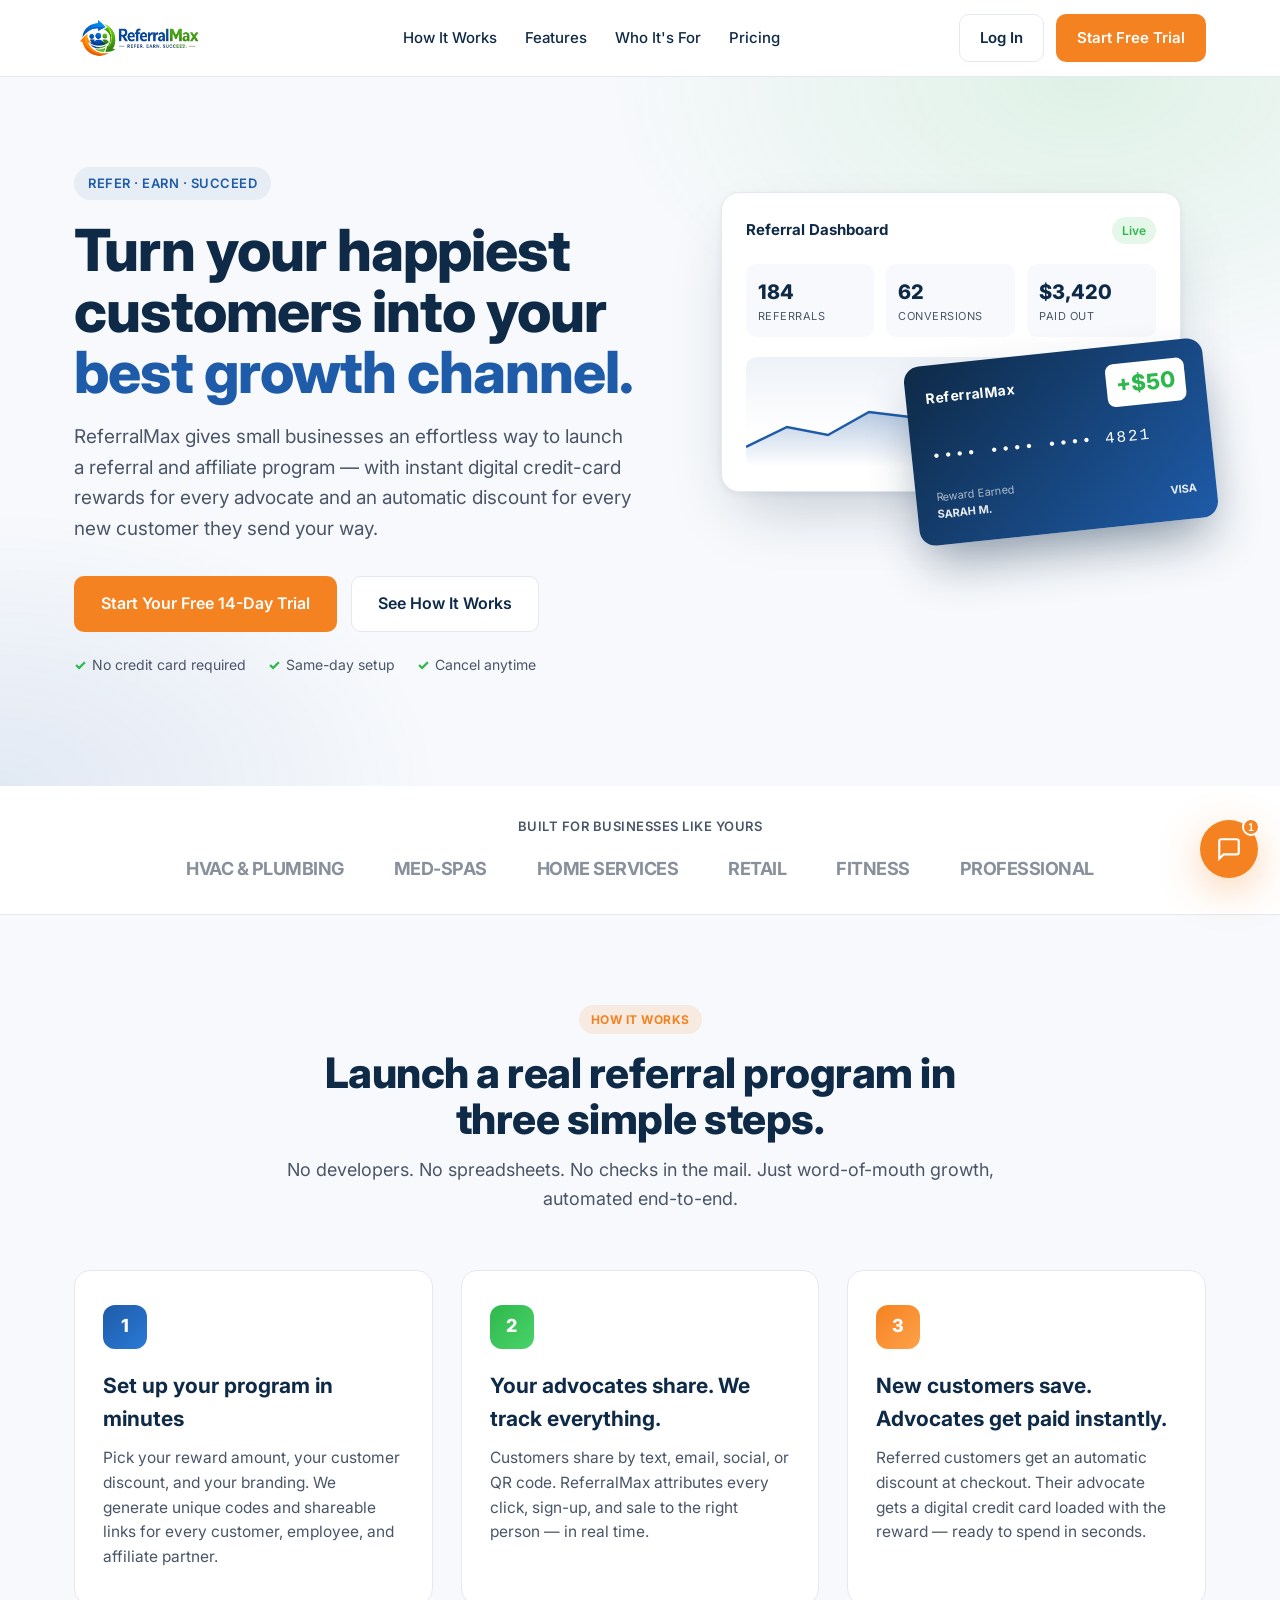
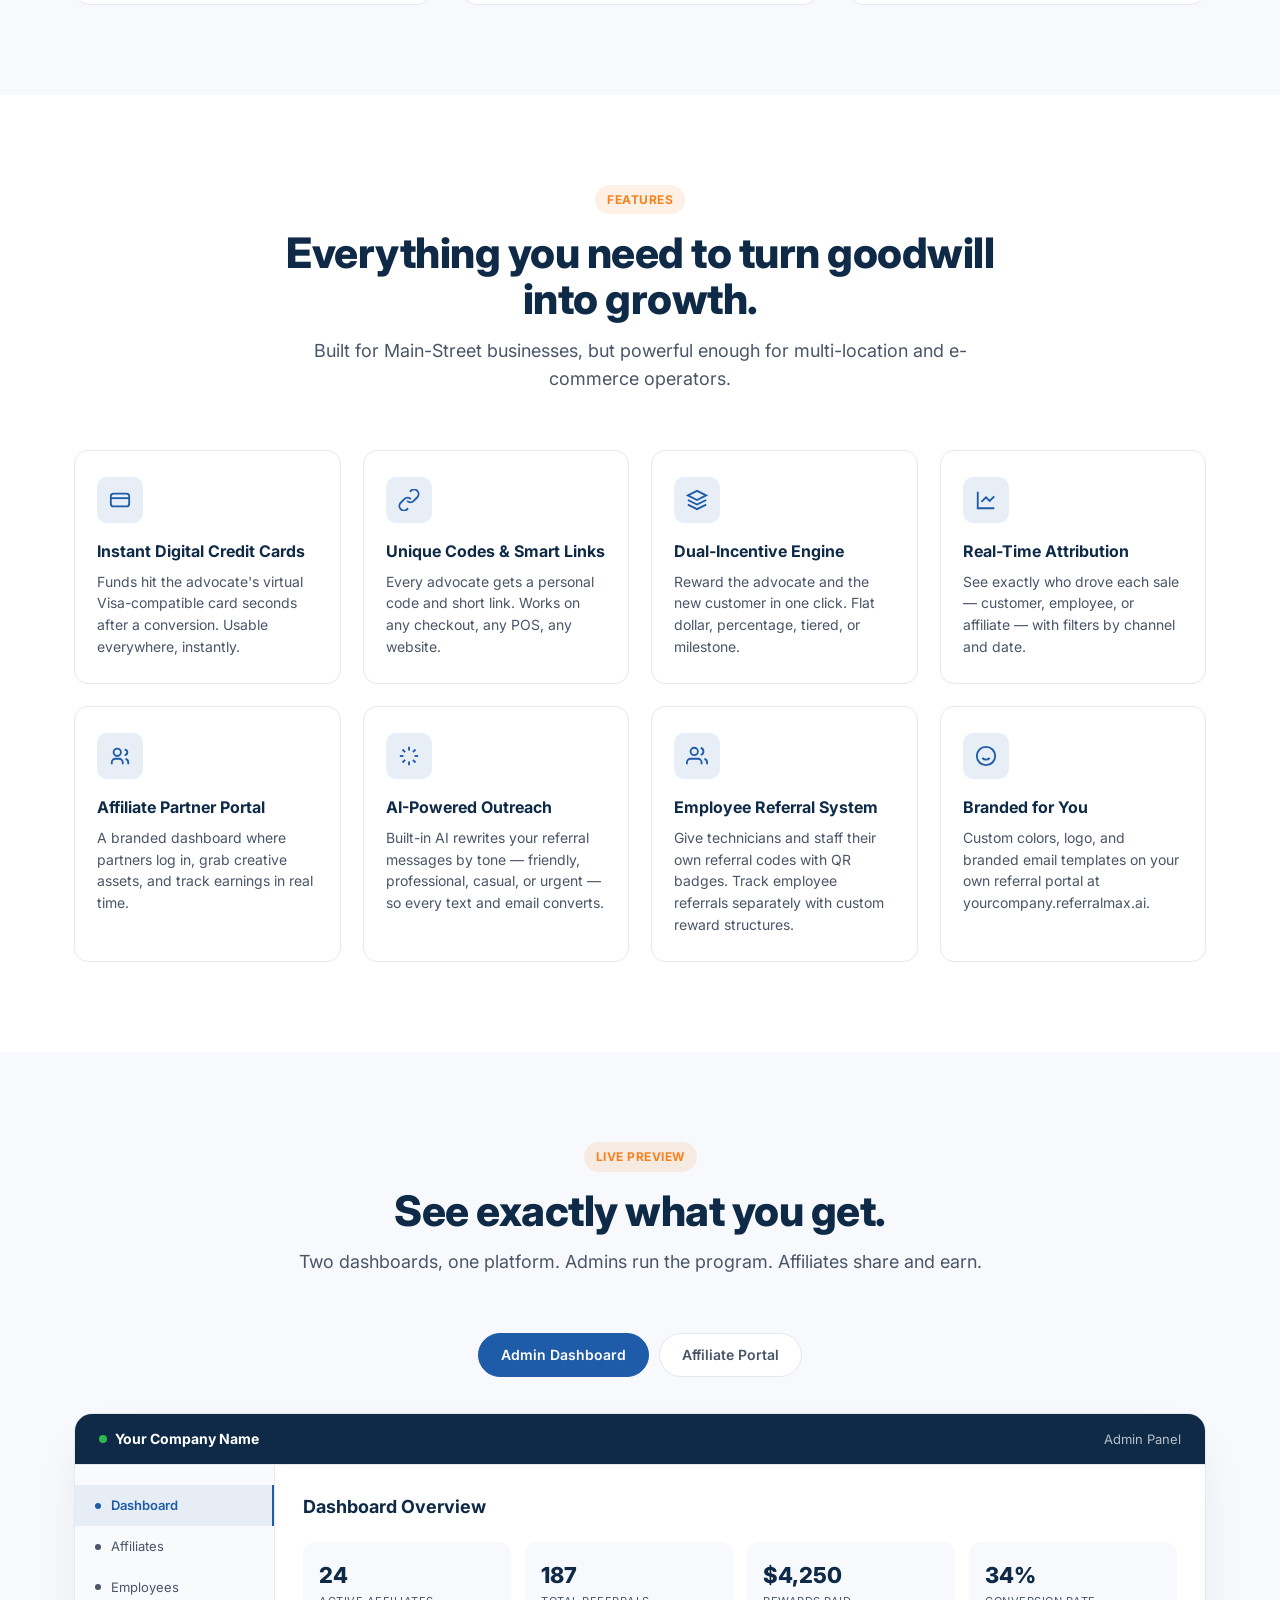
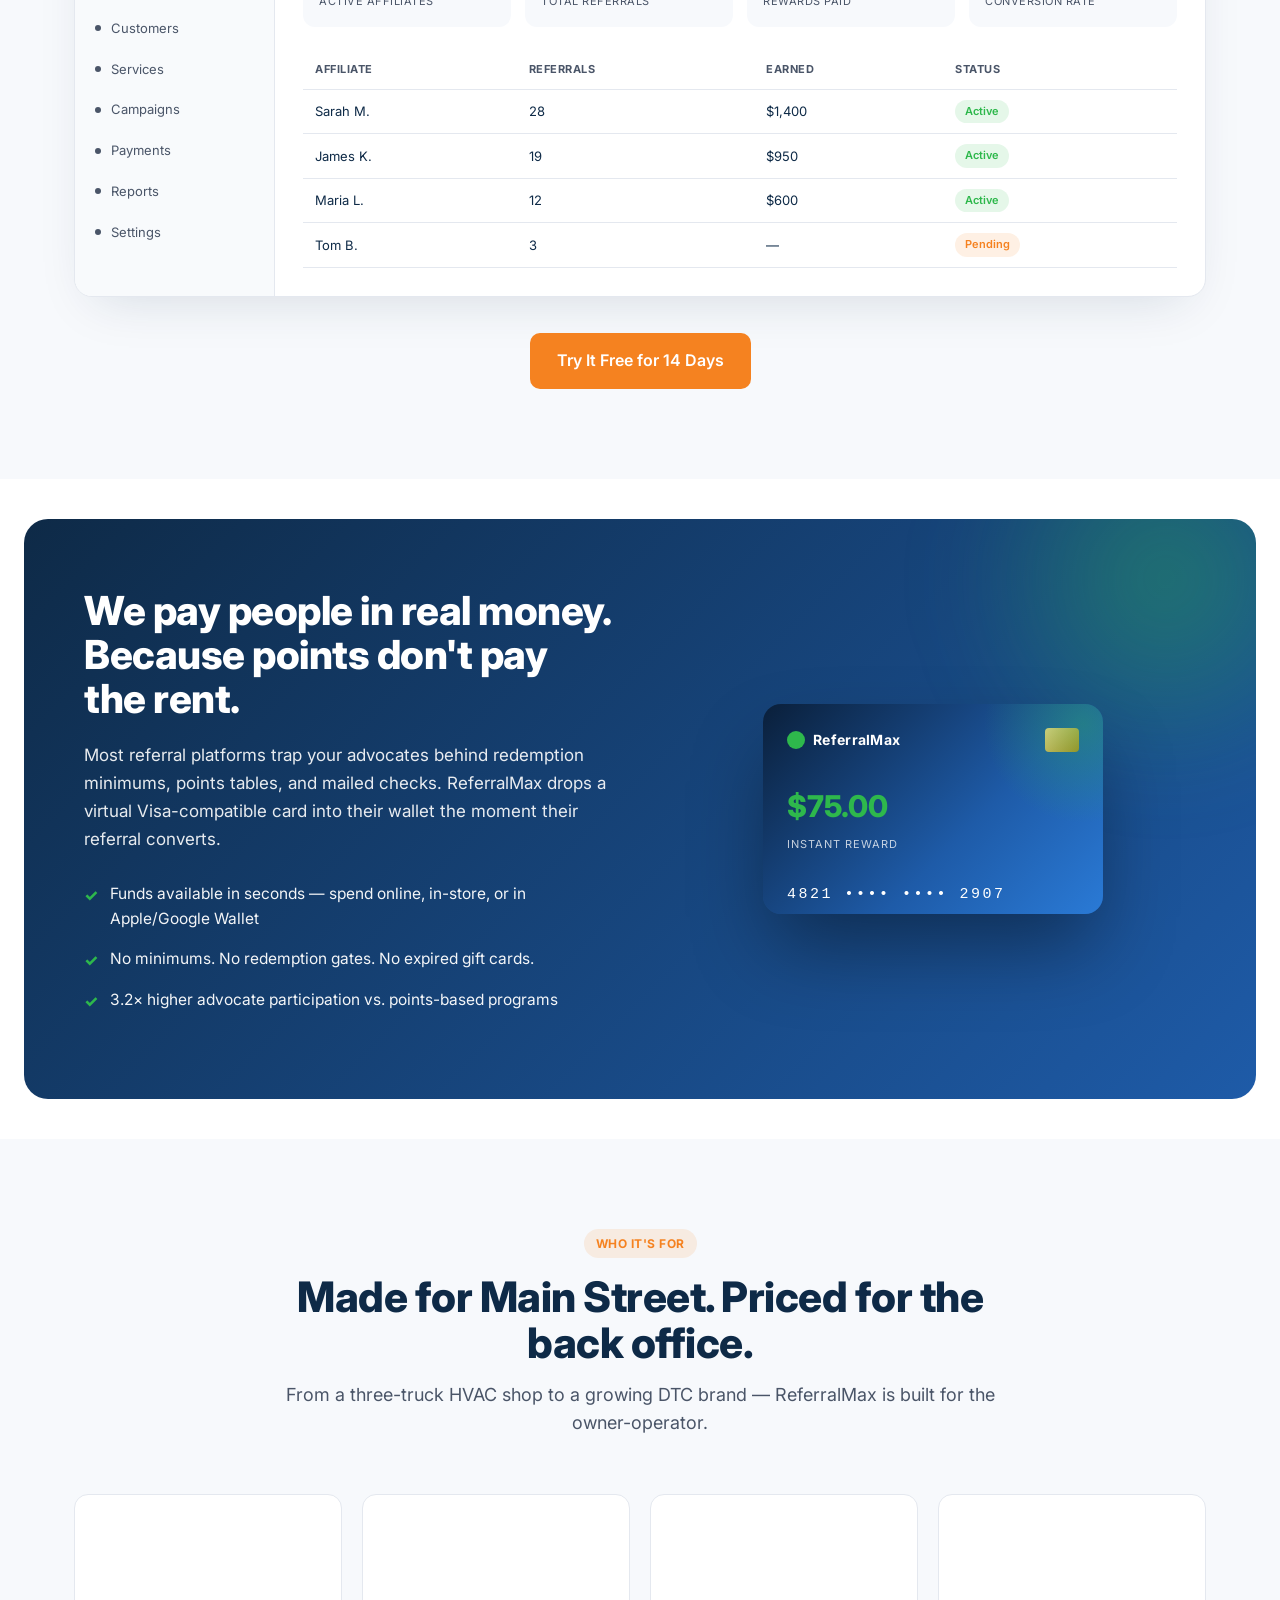
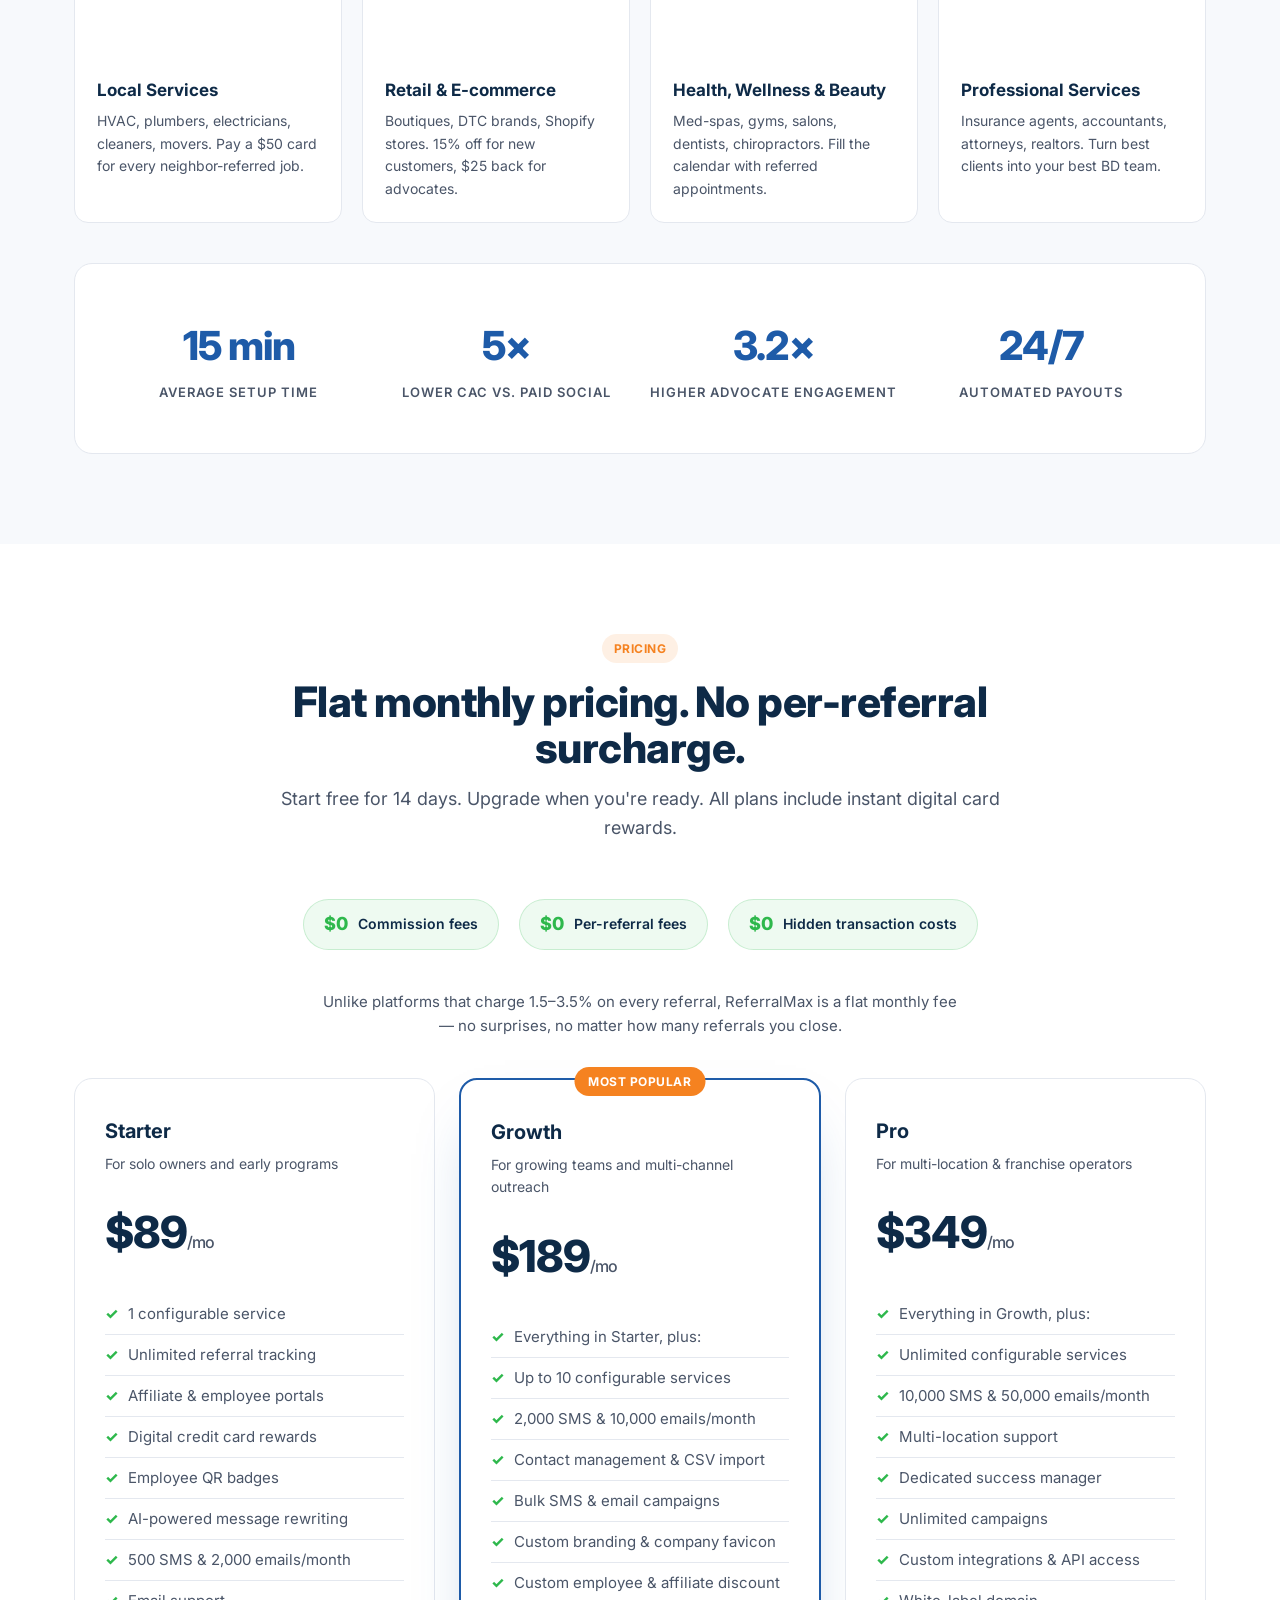
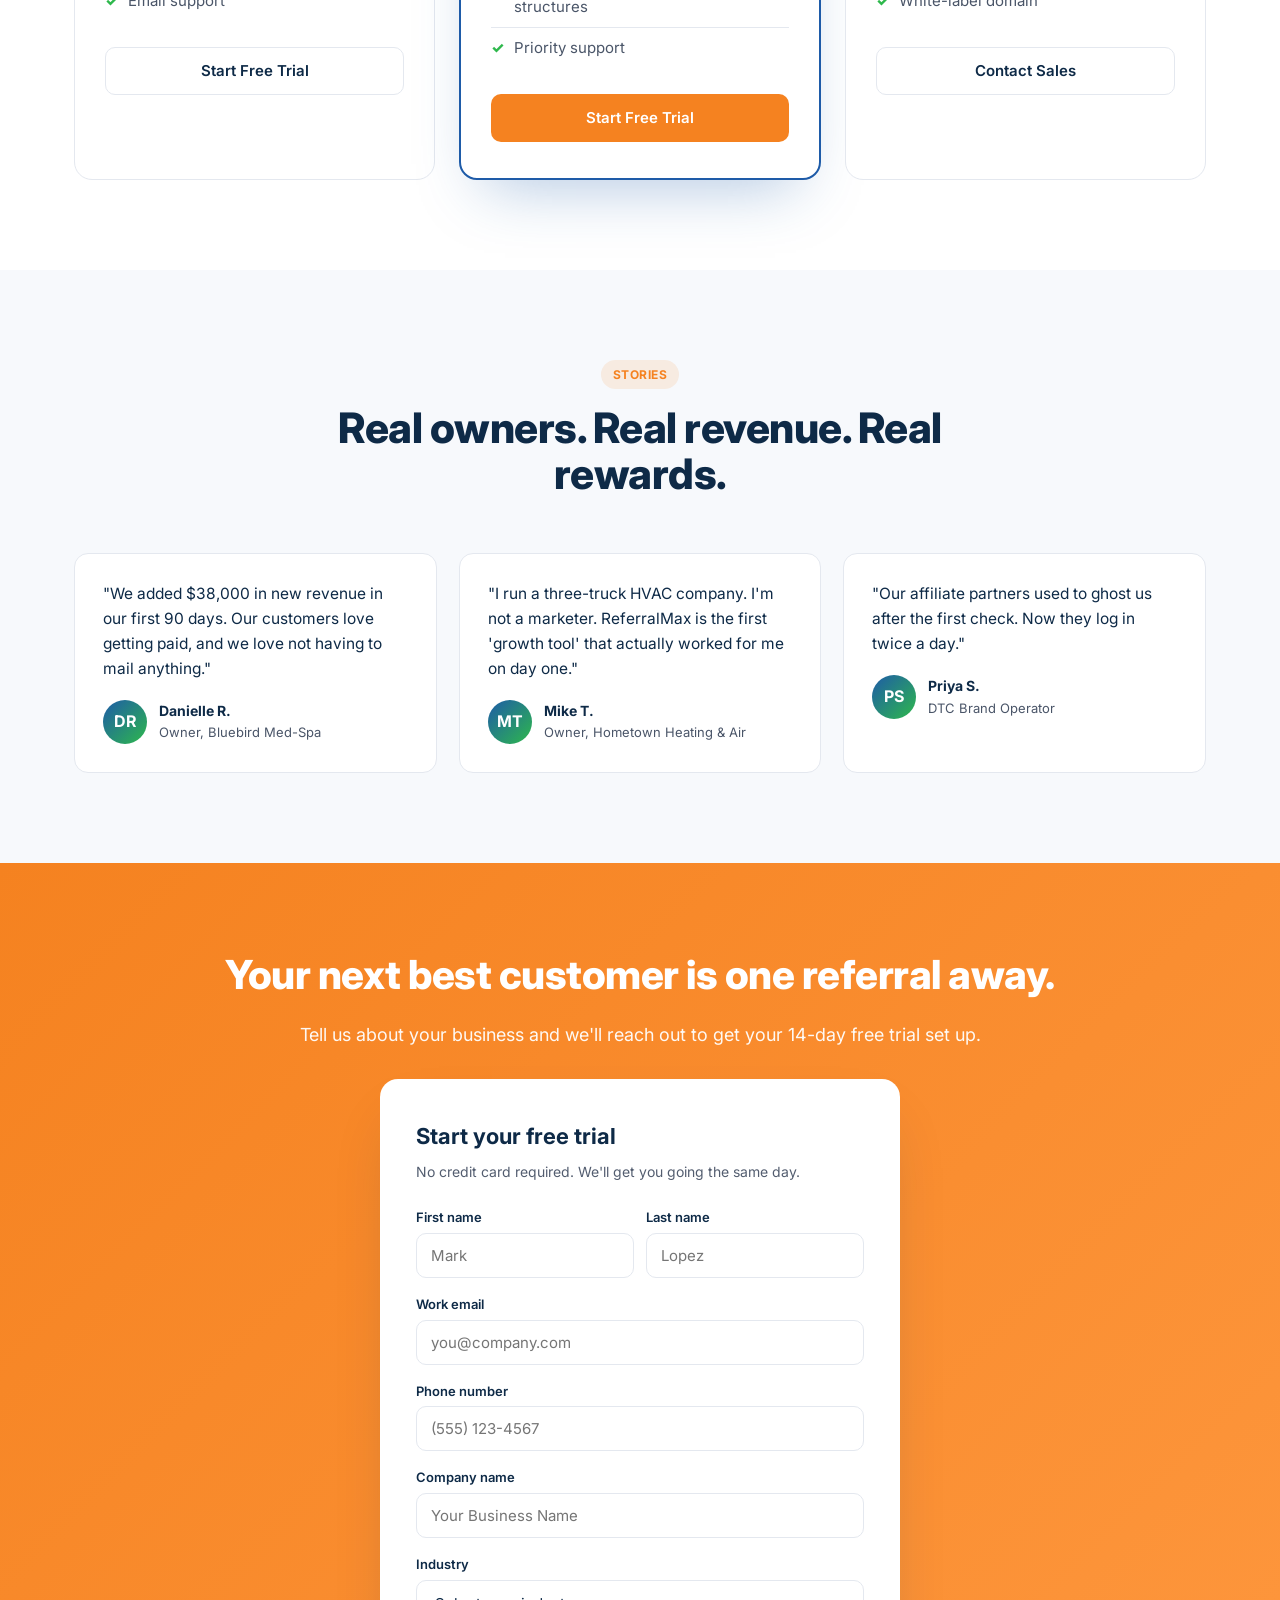
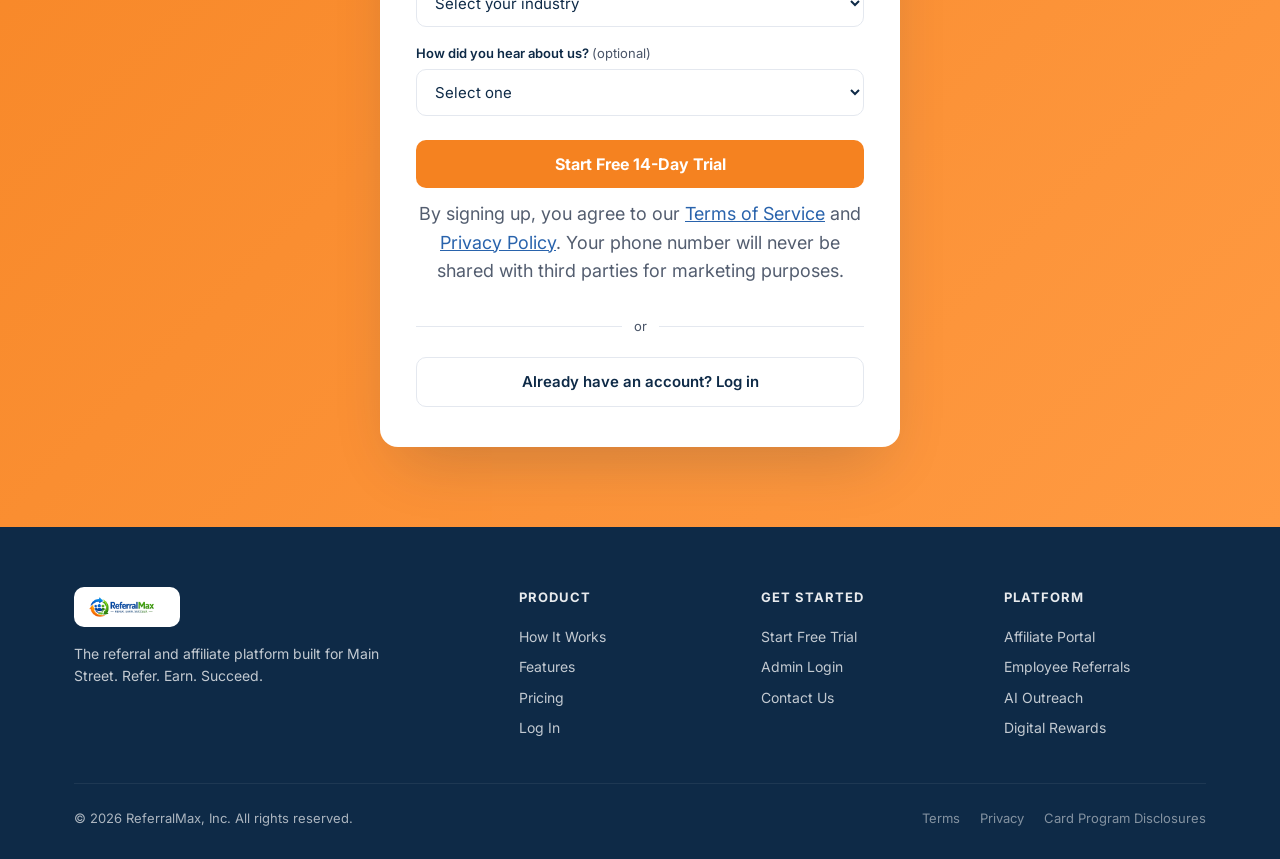
<file: index.html>
<!DOCTYPE html>
<html lang="en">
<head>
  <meta charset="UTF-8" />
  <meta name="viewport" content="width=device-width, initial-scale=1.0" />
  <title>ReferralMax — Refer. Earn. Succeed.</title>
  <meta name="description" content="ReferralMax is the referral and affiliate platform for small and mid-sized businesses. Launch a branded referral program in minutes and reward advocates with instant digital credit cards." />
  <link rel="canonical" href="https://referralmax.ai/" />
  <link rel="icon" type="image/png" href="assets/favicon.png" />

  <!-- Open Graph / social share -->
  <meta property="og:type" content="website" />
  <meta property="og:url" content="https://referralmax.ai/" />
  <meta property="og:title" content="ReferralMax — Refer. Earn. Succeed." />
  <meta property="og:description" content="The referral and affiliate platform built for small businesses. Instant digital credit card rewards for every advocate." />
  <meta property="og:image" content="https://referralmax.ai/assets/ReferralMax_Logo.png" />
  <meta name="twitter:card" content="summary_large_image" />
  <meta name="twitter:title" content="ReferralMax — Refer. Earn. Succeed." />
  <meta name="twitter:description" content="The referral and affiliate platform built for small businesses. Instant digital credit card rewards for every advocate." />
  <meta name="twitter:image" content="https://referralmax.ai/assets/ReferralMax_Logo.png" />
  <link rel="preconnect" href="https://fonts.googleapis.com" />
  <link rel="preconnect" href="https://fonts.gstatic.com" crossorigin />
  <link href="https://fonts.googleapis.com/css2?family=Inter:wght@400;500;600;700;800&display=swap" rel="stylesheet" />

  <style>
    :root {
      --blue:  #1E5BA8;
      --green: #2EB84C;
      --orange:#F58220;
      --navy:  #0E2A47;
      --cloud: #F7F9FC;
      --slate: #4A5568;
      --line:  #E4E8EF;
    }
    * { box-sizing: border-box; margin: 0; padding: 0; }
    html { scroll-behavior: smooth; }
    body {
      font-family: 'Inter', -apple-system, BlinkMacSystemFont, sans-serif;
      color: var(--navy);
      background: #ffffff;
      line-height: 1.6;
      -webkit-font-smoothing: antialiased;
    }
    img { max-width: 100%; display: block; }
    a { color: inherit; text-decoration: none; }

    .container { max-width: 1180px; margin: 0 auto; padding: 0 24px; }

    /* ---------- NAV ---------- */
    header.nav {
      position: sticky; top: 0; z-index: 50;
      background: rgba(255,255,255,0.92);
      backdrop-filter: saturate(1.2) blur(10px);
      border-bottom: 1px solid var(--line);
    }
    .nav-inner {
      display: flex; align-items: center; justify-content: space-between;
      height: 76px;
    }
    .logo { display: flex; align-items: center; gap: 10px; }
    .logo img { height: 44px; width: auto; }
    nav ul { display: flex; gap: 28px; list-style: none; }
    nav a { color: var(--navy); font-weight: 500; font-size: 15px; }
    nav a:hover { color: var(--blue); }
    .nav-cta { display: flex; gap: 12px; align-items: center; }
    .btn {
      display: inline-block; padding: 11px 20px; border-radius: 10px;
      font-weight: 600; font-size: 15px; transition: all 0.15s ease;
      border: 1px solid transparent; cursor: pointer;
    }
    .btn-primary { background: var(--orange); color: #fff; }
    .btn-primary:hover { background: #da6f10; transform: translateY(-1px); }
    .btn-ghost { color: var(--navy); border: 1px solid var(--line); background: #fff; }
    .btn-ghost:hover { border-color: var(--blue); color: var(--blue); }
    .btn-lg { padding: 14px 26px; font-size: 16px; }

    @media (max-width: 860px) {
      nav ul { display: none; }
    }

    /* ---------- HERO ---------- */
    .hero {
      position: relative; overflow: hidden;
      background:
        radial-gradient(ellipse 800px 500px at 85% 0%, rgba(46,184,76,0.12), transparent 60%),
        radial-gradient(ellipse 800px 500px at 0% 100%, rgba(30,91,168,0.10), transparent 55%),
        var(--cloud);
      padding: 90px 0 110px;
    }
    .hero-grid {
      display: grid; grid-template-columns: 1.1fr 1fr; gap: 60px; align-items: center;
    }
    .eyebrow {
      display: inline-block; padding: 6px 14px; border-radius: 999px;
      background: rgba(30,91,168,0.08); color: var(--blue);
      font-weight: 600; font-size: 13px; letter-spacing: 0.5px; text-transform: uppercase;
      margin-bottom: 20px;
    }
    h1 {
      font-size: 58px; line-height: 1.05; font-weight: 800; color: var(--navy);
      letter-spacing: -1px; margin-bottom: 20px;
    }
    h1 .accent { color: var(--blue); }
    .hero p.lead {
      font-size: 19px; color: var(--slate); margin-bottom: 32px; max-width: 560px;
    }
    .hero-ctas { display: flex; gap: 14px; flex-wrap: wrap; margin-bottom: 22px; }
    .hero-trust {
      display: flex; gap: 22px; font-size: 14px; color: var(--slate); flex-wrap: wrap;
    }
    .hero-trust span::before { content: "✓"; color: var(--green); font-weight: 800; margin-right: 6px; }

    .hero-visual {
      position: relative; min-height: 460px;
    }
    .card-stack {
      position: relative; width: 100%; max-width: 460px; margin: 0 auto;
    }
    .dash-card {
      background: #fff; border-radius: 18px; padding: 24px;
      box-shadow: 0 30px 60px -20px rgba(14,42,71,0.25), 0 2px 6px rgba(14,42,71,0.06);
      border: 1px solid var(--line);
    }
    .dash-head { display:flex; justify-content:space-between; align-items:center; margin-bottom: 20px; }
    .dash-head h4 { font-size: 15px; font-weight: 700; }
    .dash-head .pill { font-size: 12px; padding: 4px 10px; border-radius: 999px; background: rgba(46,184,76,0.12); color: var(--green); font-weight: 600; }
    .dash-stats { display: grid; grid-template-columns: repeat(3,1fr); gap: 12px; margin-bottom: 20px; }
    .stat { background: var(--cloud); border-radius: 10px; padding: 12px; }
    .stat .v { font-size: 20px; font-weight: 800; color: var(--navy); }
    .stat .l { font-size: 11px; color: var(--slate); text-transform: uppercase; letter-spacing: 0.5px; }
    .chart { height: 110px; background: linear-gradient(180deg, rgba(30,91,168,0.08), rgba(30,91,168,0) 70%); border-radius: 10px; position: relative; overflow: hidden; }
    .chart svg { width: 100%; height: 100%; }

    .credit-card {
      position: absolute; bottom: -40px; right: -30px;
      width: 300px; height: 180px; border-radius: 16px;
      background: linear-gradient(135deg, var(--navy) 0%, var(--blue) 100%);
      color: #fff; padding: 20px; box-shadow: 0 25px 50px -10px rgba(14,42,71,0.45);
      transform: rotate(-6deg);
    }
    .cc-top { display:flex; justify-content: space-between; align-items: center; margin-bottom: 34px; }
    .cc-brand { font-weight: 700; font-size: 14px; letter-spacing: 0.5px; }
    .cc-chip { width: 36px; height: 26px; background: linear-gradient(135deg, #e8c77a, #b48a1e); border-radius: 5px; }
    .cc-number { font-family: ui-monospace, monospace; font-size: 16px; letter-spacing: 2px; margin-bottom: 18px; }
    .cc-row { display:flex; justify-content: space-between; align-items: end; font-size: 11px; opacity: 0.9; }
    .cc-amount { position: absolute; top: 18px; right: 20px; font-size: 22px; font-weight: 800; color: var(--green); background: #fff; padding: 4px 10px; border-radius: 8px; }

    @media (max-width: 860px) {
      .hero-grid { grid-template-columns: 1fr; }
      h1 { font-size: 40px; }
      .hero { padding: 60px 0 90px; }
      .credit-card { right: 0; bottom: -30px; width: 260px; height: 160px; }
    }

    /* ---------- SECTIONS ---------- */
    section { padding: 90px 0; }
    .section-head { text-align: center; max-width: 720px; margin: 0 auto 56px; }
    .section-head .tag {
      display: inline-block; padding: 5px 12px; border-radius: 999px;
      background: rgba(245,130,32,0.12); color: var(--orange);
      font-size: 12px; font-weight: 700; letter-spacing: 0.5px; text-transform: uppercase;
      margin-bottom: 16px;
    }
    .section-head h2 {
      font-size: 42px; font-weight: 800; color: var(--navy);
      letter-spacing: -0.5px; margin-bottom: 14px; line-height: 1.1;
    }
    .section-head p { font-size: 18px; color: var(--slate); }

    /* ---------- LOGO STRIP ---------- */
    .trust-strip {
      padding: 30px 0; border-bottom: 1px solid var(--line);
      background: #fff;
    }
    .trust-strip .tl { text-align: center; font-size: 13px; color: var(--slate); margin-bottom: 18px; letter-spacing: 0.5px; text-transform: uppercase; font-weight: 600; }
    .trust-logos { display: flex; justify-content: center; align-items: center; gap: 50px; flex-wrap: wrap; opacity: 0.65; }
    .trust-logos span { font-weight: 700; color: var(--slate); font-size: 18px; letter-spacing: -0.5px; }

    /* ---------- HOW IT WORKS ---------- */
    .how { background: var(--cloud); }
    .steps {
      display: grid; grid-template-columns: repeat(3, 1fr); gap: 28px;
    }
    .step {
      background: #fff; padding: 34px 28px; border-radius: 16px;
      border: 1px solid var(--line); position: relative;
      transition: transform 0.2s ease, box-shadow 0.2s ease;
    }
    .step:hover { transform: translateY(-3px); box-shadow: 0 20px 40px -20px rgba(14,42,71,0.15); }
    .step-num {
      width: 44px; height: 44px; border-radius: 12px;
      background: linear-gradient(135deg, var(--blue), #2a7ad6);
      color: #fff; display: flex; align-items: center; justify-content: center;
      font-weight: 800; font-size: 18px; margin-bottom: 20px;
    }
    .step:nth-child(2) .step-num { background: linear-gradient(135deg, var(--green), #4ad36a); }
    .step:nth-child(3) .step-num { background: linear-gradient(135deg, var(--orange), #ffa14a); }
    .step h3 { font-size: 21px; font-weight: 700; margin-bottom: 10px; color: var(--navy); }
    .step p { color: var(--slate); font-size: 15.5px; }

    @media (max-width: 860px) {
      .steps { grid-template-columns: 1fr; }
    }

    /* ---------- FEATURES ---------- */
    .features-grid {
      display: grid; grid-template-columns: repeat(4, 1fr); gap: 22px;
    }
    .feat {
      background: #fff; border: 1px solid var(--line); border-radius: 14px;
      padding: 26px 22px; transition: all 0.2s ease;
    }
    .feat:hover { border-color: var(--blue); transform: translateY(-2px); }
    .feat-icon {
      width: 46px; height: 46px; border-radius: 10px;
      background: rgba(30,91,168,0.1); color: var(--blue);
      display: flex; align-items: center; justify-content: center;
      margin-bottom: 16px;
    }
    .feat-icon svg { width: 22px; height: 22px; }
    .feat h4 { font-size: 16px; font-weight: 700; margin-bottom: 6px; color: var(--navy); }
    .feat p { font-size: 14px; color: var(--slate); line-height: 1.55; }

    @media (max-width: 1020px) { .features-grid { grid-template-columns: repeat(2,1fr); } }
    @media (max-width: 560px)  { .features-grid { grid-template-columns: 1fr; } }

    /* ---------- PLATFORM PREVIEW ---------- */
    .preview { background: var(--cloud); }
    .preview-tabs { display: flex; gap: 10px; justify-content: center; margin-bottom: 36px; flex-wrap: wrap; }
    .preview-tab {
      padding: 10px 22px; border-radius: 999px; border: 1px solid var(--line);
      background: #fff; font-weight: 600; font-size: 14px; cursor: pointer;
      transition: all 0.15s ease; color: var(--slate);
    }
    .preview-tab.active, .preview-tab:hover { background: var(--blue); color: #fff; border-color: var(--blue); }
    .preview-screen {
      display: none; background: #fff; border-radius: 18px;
      border: 1px solid var(--line); overflow: hidden;
      box-shadow: 0 20px 50px -20px rgba(14,42,71,0.15);
    }
    .preview-screen.active { display: block; }
    .preview-topbar {
      display: flex; align-items: center; justify-content: space-between;
      padding: 14px 24px; border-bottom: 1px solid var(--line); background: var(--navy); color: #fff;
    }
    .preview-topbar .ptb-brand { font-weight: 700; font-size: 14px; display: flex; align-items: center; gap: 8px; }
    .preview-topbar .ptb-brand .dot { width: 8px; height: 8px; border-radius: 50%; background: var(--green); }
    .preview-topbar .ptb-nav { display: flex; gap: 18px; font-size: 13px; opacity: 0.7; }
    .preview-body { display: grid; grid-template-columns: 200px 1fr; min-height: 380px; }
    .preview-sidebar {
      background: #f8fafc; border-right: 1px solid var(--line); padding: 20px 0;
    }
    .preview-sidebar .ps-item {
      padding: 10px 20px; font-size: 13px; color: var(--slate); display: flex; align-items: center; gap: 10px;
    }
    .preview-sidebar .ps-item.active { background: rgba(30,91,168,0.08); color: var(--blue); font-weight: 600; border-right: 2px solid var(--blue); }
    .preview-sidebar .ps-dot { width: 6px; height: 6px; border-radius: 50%; background: currentColor; }
    .preview-content { padding: 28px; }
    .preview-content h4 { font-size: 18px; font-weight: 700; color: var(--navy); margin-bottom: 20px; }
    .p-stats { display: grid; grid-template-columns: repeat(4,1fr); gap: 14px; margin-bottom: 24px; }
    .p-stat {
      background: var(--cloud); border-radius: 12px; padding: 16px;
    }
    .p-stat .pv { font-size: 22px; font-weight: 800; color: var(--navy); }
    .p-stat .pl { font-size: 11px; color: var(--slate); text-transform: uppercase; letter-spacing: 0.5px; }
    .p-table { width: 100%; border-collapse: collapse; font-size: 13px; }
    .p-table th { text-align: left; padding: 10px 12px; font-size: 11px; text-transform: uppercase; letter-spacing: 0.5px; color: var(--slate); border-bottom: 1px solid var(--line); }
    .p-table td { padding: 10px 12px; border-bottom: 1px solid var(--line); color: var(--navy); }
    .p-badge { display: inline-block; padding: 3px 10px; border-radius: 999px; font-size: 11px; font-weight: 600; }
    .p-badge.green { background: rgba(46,184,76,0.12); color: var(--green); }
    .p-badge.blue { background: rgba(30,91,168,0.12); color: var(--blue); }
    .p-badge.orange { background: rgba(245,130,32,0.12); color: var(--orange); }
    .preview-cta { text-align: center; margin-top: 36px; }
    @media (max-width: 860px) {
      .preview-body { grid-template-columns: 1fr; }
      .preview-sidebar { display: none; }
      .p-stats { grid-template-columns: repeat(2,1fr); }
    }

    /* ---------- DIGITAL CARD FEATURE ---------- */
    .cards-feature {
      background: linear-gradient(135deg, var(--navy) 0%, var(--blue) 100%);
      color: #fff; border-radius: 24px; padding: 70px 60px; margin: 0 24px;
      display: grid; grid-template-columns: 1fr 1fr; gap: 60px; align-items: center;
      position: relative; overflow: hidden;
    }
    .cards-feature::before {
      content: ""; position: absolute; width: 420px; height: 420px;
      background: radial-gradient(circle, rgba(46,184,76,0.4), transparent 70%);
      top: -150px; right: -120px; filter: blur(40px);
    }
    .cards-feature h2 { font-size: 40px; font-weight: 800; line-height: 1.1; margin-bottom: 20px; letter-spacing: -0.5px; }
    .cards-feature p { font-size: 17px; opacity: 0.9; margin-bottom: 28px; line-height: 1.65; }
    .cards-feature .bullet { display: flex; align-items: flex-start; gap: 12px; margin-bottom: 14px; }
    .cards-feature .bullet span.c { color: var(--green); font-weight: 800; margin-top: 2px; }
    .cards-feature .bullet p { margin: 0; font-size: 15.5px; opacity: 0.95; }

    .wallet-mock {
      position: relative; display: flex; align-items: center; justify-content: center;
    }
    .wallet-mock .virtual-card {
      width: 340px; height: 210px; border-radius: 18px;
      background: linear-gradient(135deg, #0a1f3a 0%, #1E5BA8 60%, #2a7ad6 100%);
      padding: 24px; box-shadow: 0 40px 80px -10px rgba(0,0,0,0.4);
      position: relative; overflow: hidden;
    }
    .wallet-mock .virtual-card::after {
      content: ""; position: absolute; top: -80px; right: -80px;
      width: 200px; height: 200px; border-radius: 50%;
      background: radial-gradient(circle, rgba(46,184,76,0.35), transparent 70%);
    }
    .vc-top { display: flex; justify-content: space-between; align-items: center; margin-bottom: 30px; }
    .vc-brand { display: flex; align-items: center; gap: 8px; font-weight: 700; font-size: 14px; letter-spacing: 0.3px; }
    .vc-chip { width: 34px; height: 24px; background: linear-gradient(135deg,#f2d58a,#b38a1e); border-radius: 4px; }
    .vc-amount { font-size: 30px; font-weight: 800; color: var(--green); margin-bottom: 6px; }
    .vc-label { font-size: 11px; opacity: 0.75; text-transform: uppercase; letter-spacing: 1px; margin-bottom: 30px; }
    .vc-number { font-family: ui-monospace, monospace; font-size: 15px; letter-spacing: 2.5px; }
    .vc-bottom { display: flex; justify-content: space-between; align-items: end; margin-top: 10px; font-size: 11px; opacity: 0.85; }

    @media (max-width: 860px) {
      .cards-feature { grid-template-columns: 1fr; padding: 50px 30px; margin: 0; border-radius: 0; }
      .cards-feature h2 { font-size: 30px; }
      .wallet-mock .virtual-card { width: 300px; height: 190px; }
    }

    /* ---------- USE CASES ---------- */
    .use-cases { background: var(--cloud); }
    .use-grid { display: grid; grid-template-columns: repeat(4,1fr); gap: 20px; }
    .use {
      background: #fff; border-radius: 14px; overflow: hidden;
      border: 1px solid var(--line); transition: all 0.2s ease;
    }
    .use:hover { transform: translateY(-3px); box-shadow: 0 20px 40px -18px rgba(14,42,71,0.2); }
    .use-img { height: 160px; background-size: cover; background-position: center; }
    .use-body { padding: 22px; }
    .use-body h4 { font-size: 17px; font-weight: 700; margin-bottom: 6px; color: var(--navy); }
    .use-body p { font-size: 14px; color: var(--slate); }

    @media (max-width: 1020px) { .use-grid { grid-template-columns: repeat(2,1fr); } }
    @media (max-width: 560px)  { .use-grid { grid-template-columns: 1fr; } }

    /* ---------- STATS ---------- */
    .stats-row {
      display: grid; grid-template-columns: repeat(4,1fr); gap: 20px;
      background: #fff; padding: 50px 40px; border-radius: 18px;
      border: 1px solid var(--line); text-align: center;
      margin-top: 40px;
    }
    .stats-row .n { font-size: 40px; font-weight: 800; color: var(--blue); letter-spacing: -1px; }
    .stats-row .l { font-size: 13px; color: var(--slate); text-transform: uppercase; letter-spacing: 1px; font-weight: 600; margin-top: 4px; }
    @media (max-width: 720px) { .stats-row { grid-template-columns: repeat(2,1fr); } }

    /* ---------- PRICING ---------- */
    .pricing-grid { display: grid; grid-template-columns: repeat(3,1fr); gap: 24px; }
    .plan {
      background: #fff; border: 1px solid var(--line); border-radius: 18px;
      padding: 36px 30px; position: relative; transition: all 0.2s ease;
    }
    .plan:hover { transform: translateY(-3px); box-shadow: 0 30px 60px -25px rgba(14,42,71,0.2); }
    .plan.featured { border: 2px solid var(--blue); box-shadow: 0 30px 60px -25px rgba(30,91,168,0.35); }
    .plan .badge {
      position: absolute; top: -13px; left: 50%; transform: translateX(-50%);
      background: var(--orange); color: #fff; padding: 5px 14px; border-radius: 999px;
      font-size: 12px; font-weight: 700; letter-spacing: 0.5px; text-transform: uppercase;
    }
    .plan h3 { font-size: 20px; font-weight: 700; margin-bottom: 6px; }
    .plan .sub { font-size: 14px; color: var(--slate); margin-bottom: 22px; }
    .plan .price { font-size: 44px; font-weight: 800; color: var(--navy); letter-spacing: -1px; }
    .plan .price span { font-size: 16px; color: var(--slate); font-weight: 500; }
    .plan ul { list-style: none; margin: 26px 0; }
    .plan li { font-size: 15px; color: var(--slate); padding: 8px 0; border-top: 1px solid var(--line); display: flex; gap: 10px; }
    .plan li::before { content: "✓"; color: var(--green); font-weight: 800; }
    .plan li:first-child { border-top: 0; }

    @media (max-width: 860px) { .pricing-grid { grid-template-columns: 1fr; } }

    /* ---------- TESTIMONIALS ---------- */
    .quotes { display: grid; grid-template-columns: repeat(3,1fr); gap: 22px; }
    .quote {
      background: #fff; border: 1px solid var(--line); border-radius: 14px; padding: 28px;
    }
    .quote p { font-size: 15.5px; color: var(--navy); line-height: 1.6; margin-bottom: 18px; }
    .quote .author { display: flex; align-items: center; gap: 12px; }
    .quote .av {
      width: 44px; height: 44px; border-radius: 50%;
      background: linear-gradient(135deg, var(--blue), var(--green));
      color: #fff; display: flex; align-items: center; justify-content: center;
      font-weight: 700; font-size: 16px;
    }
    .quote .meta { font-size: 13px; color: var(--slate); }
    .quote .meta b { color: var(--navy); display: block; font-size: 14px; }

    @media (max-width: 860px) { .quotes { grid-template-columns: 1fr; } }

    /* ---------- CTA BAND ---------- */
    .cta-band {
      background: linear-gradient(135deg, var(--orange) 0%, #ff9a42 100%);
      color: #fff; text-align: center; padding: 80px 24px;
    }
    .cta-band h2 { font-size: 40px; font-weight: 800; letter-spacing: -0.5px; margin-bottom: 14px; }
    .cta-band p { font-size: 18px; opacity: 0.95; margin-bottom: 30px; }
    .cta-band .btn {
      background: #fff; color: var(--orange); font-weight: 700;
    }
    .cta-band .btn:hover { transform: translateY(-2px); box-shadow: 0 15px 30px rgba(0,0,0,0.15); }
    .cta-band .btn.ghost { background: transparent; color: #fff; border: 1px solid rgba(255,255,255,0.5); margin-left: 10px; }

    /* ---------- SIGNUP FORM ---------- */
    .signup-form-card {
      background: #fff; border-radius: 18px; padding: 40px 36px;
      box-shadow: 0 30px 60px -20px rgba(14,42,71,0.2);
      max-width: 520px; margin: 30px auto 0; text-align: left;
    }
    .signup-form-card h3 { font-size: 22px; font-weight: 700; color: var(--navy); margin-bottom: 6px; }
    .signup-form-card .form-sub { font-size: 14px; color: var(--slate); margin-bottom: 24px; }
    .form-row { margin-bottom: 16px; }
    .form-row label { display: block; font-size: 13px; font-weight: 600; color: var(--navy); margin-bottom: 5px; }
    .form-row input, .form-row select {
      width: 100%; padding: 12px 14px; border: 1px solid var(--line); border-radius: 10px;
      font-size: 15px; font-family: inherit; color: var(--navy); background: #fff;
      transition: border-color 0.15s ease;
    }
    .form-row input:focus, .form-row select:focus { outline: none; border-color: var(--blue); }
    .form-row-half { display: grid; grid-template-columns: 1fr 1fr; gap: 12px; }
    .form-submit {
      width: 100%; padding: 14px; border: none; border-radius: 10px;
      background: var(--orange); color: #fff; font-size: 16px; font-weight: 700;
      cursor: pointer; transition: all 0.15s ease; font-family: inherit; margin-top: 8px;
    }
    .form-submit:hover { background: #da6f10; transform: translateY(-1px); }
    .form-note { font-size: 12px; color: var(--slate); text-align: center; margin-top: 12px; }
    .form-divider { display: flex; align-items: center; gap: 12px; margin: 20px 0; color: var(--slate); font-size: 13px; }
    .form-divider::before, .form-divider::after { content: ""; flex: 1; border-top: 1px solid var(--line); }
    .form-alt-btn {
      display: block; width: 100%; padding: 12px; border: 1px solid var(--line); border-radius: 10px;
      background: #fff; color: var(--navy); font-size: 15px; font-weight: 600;
      cursor: pointer; transition: all 0.15s ease; font-family: inherit; text-align: center;
    }
    .form-alt-btn:hover { border-color: var(--blue); color: var(--blue); }
    @media (max-width: 560px) { .form-row-half { grid-template-columns: 1fr; } }

    /* ---------- FOOTER ---------- */
    footer { background: var(--navy); color: #fff; padding: 60px 0 30px; }
    .footer-grid { display: grid; grid-template-columns: 2fr 1fr 1fr 1fr; gap: 40px; margin-bottom: 40px; }
    .footer-grid img { height: 40px; margin-bottom: 16px; background: #fff; padding: 8px 12px; border-radius: 10px; }
    .footer-grid p.tag { font-size: 14px; opacity: 0.75; max-width: 320px; }
    .footer-col h5 { font-size: 13px; font-weight: 700; letter-spacing: 1px; text-transform: uppercase; margin-bottom: 14px; opacity: 0.9; }
    .footer-col a { display: block; font-size: 14px; opacity: 0.75; padding: 4px 0; }
    .footer-col a:hover { opacity: 1; color: #fff; }
    .footer-bottom {
      border-top: 1px solid rgba(255,255,255,0.1); padding-top: 24px;
      display: flex; justify-content: space-between; align-items: center; flex-wrap: wrap; gap: 16px;
      font-size: 13px; opacity: 0.65;
    }
    @media (max-width: 860px) {
      .footer-grid { grid-template-columns: 1fr 1fr; }
    }

    /* ========== MOBILE POLISH (≤ 560px) ========== */
    @media (max-width: 560px) {

      /* — NAV — */
      .nav-inner { height: 60px; }
      .logo img { height: 34px; }
      .nav-cta .btn { padding: 8px 12px; font-size: 13px; }
      .nav-cta { gap: 8px; }

      /* — HERO — */
      .hero { padding: 40px 0 60px; }
      h1 { font-size: 30px; letter-spacing: -0.5px; margin-bottom: 16px; }
      .eyebrow { font-size: 11px; padding: 5px 10px; margin-bottom: 14px; }
      .hero p.lead { font-size: 16px; margin-bottom: 24px; }
      .hero-ctas { flex-direction: column; gap: 10px; }
      .hero-ctas .btn { width: 100%; text-align: center; }
      .hero-trust { flex-direction: column; gap: 8px; font-size: 13px; }
      .hero-visual { min-height: auto; margin-top: 30px; }
      .card-stack { max-width: 100%; }
      .dash-card { padding: 18px; }
      .dash-stats { gap: 8px; }
      .stat .v { font-size: 16px; }
      .stat .l { font-size: 10px; }
      .credit-card {
        position: relative; bottom: auto; right: auto;
        width: 100%; max-width: 280px; height: auto; aspect-ratio: 1.7/1;
        margin: -20px auto 0; transform: rotate(-3deg);
      }
      .cc-number { font-size: 14px; }
      .cc-amount { font-size: 18px; top: 14px; right: 14px; padding: 3px 8px; }
      .cc-top { margin-bottom: 20px; }
      .cc-brand { font-size: 12px; }
      .cc-chip { width: 28px; height: 20px; }

      /* — TRUST STRIP — */
      .trust-strip { padding: 20px 0; }
      .trust-logos { gap: 14px 22px; }
      .trust-logos span { font-size: 13px; }

      /* — SECTION HEADINGS — */
      section { padding: 60px 0; }
      .section-head { margin-bottom: 36px; }
      .section-head h2 { font-size: 28px; }
      .section-head p { font-size: 15px; }

      /* — HOW IT WORKS — */
      .step { padding: 24px 20px; }
      .step h3 { font-size: 18px; }
      .step p { font-size: 14px; }

      /* — FEATURES — */
      .feat { padding: 20px 18px; }
      .feat h4 { font-size: 15px; }
      .feat p { font-size: 13px; }

      /* — PLATFORM PREVIEW — */
      .preview-topbar { padding: 10px 16px; }
      .preview-topbar .ptb-brand { font-size: 12px; }
      .preview-content { padding: 18px; }
      .preview-content h4 { font-size: 16px; margin-bottom: 14px; }
      .p-stats { gap: 10px; }
      .p-stat { padding: 12px; }
      .p-stat .pv { font-size: 18px; }
      .p-stat .pl { font-size: 10px; }
      .p-table { font-size: 12px; }
      .p-table th, .p-table td { padding: 8px 6px; }
      .p-badge { font-size: 10px; padding: 2px 8px; }

      /* — DIGITAL CARDS FEATURE — */
      .cards-feature { padding: 36px 20px; gap: 30px; }
      .cards-feature h2 { font-size: 24px; }
      .cards-feature p { font-size: 15px; }
      .cards-feature .bullet p { font-size: 14px; }
      .wallet-mock .virtual-card {
        width: 100%; max-width: 300px; height: auto; aspect-ratio: 1.6/1;
        padding: 18px; margin: 0 auto;
      }
      .vc-amount { font-size: 24px; }
      .vc-label { font-size: 10px; margin-bottom: 16px; }
      .vc-number { font-size: 13px; }
      .vc-top { margin-bottom: 16px; }
      .vc-brand { font-size: 12px; }
      .vc-chip { width: 28px; height: 18px; }

      /* — USE CASES — */
      .use-img { height: 140px; }
      .use-body { padding: 16px; }
      .use-body h4 { font-size: 16px; }
      .use-body p { font-size: 13px; }

      /* — STATS ROW — */
      .stats-row { padding: 28px 20px; gap: 16px; }
      .stats-row .n { font-size: 28px; }
      .stats-row .l { font-size: 11px; }

      /* — PRICING — */
      .plan { padding: 28px 22px; }
      .plan .price { font-size: 36px; }
      .plan li { font-size: 14px; padding: 7px 0; }

      /* — TESTIMONIALS — */
      .quote { padding: 22px; }
      .quote p { font-size: 14px; }

      /* — CTA BAND + SIGNUP FORM — */
      .cta-band { padding: 50px 16px !important; }
      .cta-band h2 { font-size: 26px; }
      .cta-band p { font-size: 15px; }
      .signup-form-card { padding: 28px 22px; margin-top: 20px; }
      .signup-form-card h3 { font-size: 19px; }

      /* — FOOTER — */
      .footer-grid { grid-template-columns: 1fr !important; gap: 28px; }
      .footer-grid img { height: 34px; }
      .footer-bottom { flex-direction: column; text-align: center; gap: 10px; font-size: 12px; }
    }

    /* ========== SMALL PHONES (≤ 380px) ========== */
    @media (max-width: 380px) {
      .container { padding: 0 16px; }
      h1 { font-size: 26px; }
      .section-head h2 { font-size: 24px; }
      .nav-cta .btn { padding: 7px 10px; font-size: 12px; }
      .btn-lg { padding: 12px 18px; font-size: 14px; }
      .dash-stats { grid-template-columns: 1fr 1fr 1fr; gap: 6px; }
      .p-stats { grid-template-columns: 1fr 1fr !important; }
      .stats-row { grid-template-columns: 1fr 1fr; }
      .cards-feature h2 { font-size: 22px; }
    }
  </style>
  <link rel="stylesheet" href="assets/chat-widget.css" />
</head>
<body>

  <!-- NAVBAR -->
  <header class="nav">
    <div class="container nav-inner">
      <a href="#" class="logo">
        <img src="assets/ReferralMax_Logo.png" alt="ReferralMax" />
      </a>
      <nav>
        <ul>
          <li><a href="#how">How It Works</a></li>
          <li><a href="#features">Features</a></li>
          <li><a href="#use-cases">Who It's For</a></li>
          <li><a href="#pricing">Pricing</a></li>
        </ul>
      </nav>
      <div class="nav-cta">
        <a href="https://app.referralmax.ai/login" class="btn btn-ghost">Log In</a>
        <a href="#cta" class="btn btn-primary">Start Free Trial</a>
      </div>
    </div>
  </header>

  <!-- HERO -->
  <section class="hero">
    <div class="container hero-grid">
      <div>
        <span class="eyebrow">Refer · Earn · Succeed</span>
        <h1>Turn your happiest customers into your <span class="accent">best growth channel.</span></h1>
        <p class="lead">
          ReferralMax gives small businesses an effortless way to launch a referral and affiliate program —
          with instant digital credit-card rewards for every advocate and an automatic discount for every new customer they send your way.
        </p>
        <div class="hero-ctas">
          <a href="#cta" class="btn btn-primary btn-lg">Start Your Free 14-Day Trial</a>
          <a href="#how" class="btn btn-ghost btn-lg">See How It Works</a>
        </div>
        <div class="hero-trust">
          <span>No credit card required</span>
          <span>Same-day setup</span>
          <span>Cancel anytime</span>
        </div>
      </div>

      <div class="hero-visual">
        <div class="card-stack">
          <div class="dash-card">
            <div class="dash-head">
              <h4>Referral Dashboard</h4>
              <span class="pill">Live</span>
            </div>
            <div class="dash-stats">
              <div class="stat"><div class="v">184</div><div class="l">Referrals</div></div>
              <div class="stat"><div class="v">62</div><div class="l">Conversions</div></div>
              <div class="stat"><div class="v">$3,420</div><div class="l">Paid Out</div></div>
            </div>
            <div class="chart">
              <svg viewBox="0 0 400 110" preserveAspectRatio="none">
                <defs>
                  <linearGradient id="lg" x1="0" x2="0" y1="0" y2="1">
                    <stop offset="0%" stop-color="#1E5BA8" stop-opacity="0.5"/>
                    <stop offset="100%" stop-color="#1E5BA8" stop-opacity="0"/>
                  </linearGradient>
                </defs>
                <path d="M0,90 L40,70 L80,78 L120,55 L160,60 L200,42 L240,48 L280,30 L320,36 L360,18 L400,22 L400,110 L0,110 Z" fill="url(#lg)"/>
                <path d="M0,90 L40,70 L80,78 L120,55 L160,60 L200,42 L240,48 L280,30 L320,36 L360,18 L400,22" fill="none" stroke="#1E5BA8" stroke-width="2.5"/>
              </svg>
            </div>
          </div>

          <div class="credit-card">
            <div class="cc-amount">+$50</div>
            <div class="cc-top">
              <div class="cc-brand">ReferralMax</div>
              <div class="cc-chip"></div>
            </div>
            <div class="cc-number">•••• •••• •••• 4821</div>
            <div class="cc-row">
              <div><div style="opacity:0.7;">Reward Earned</div><div style="font-weight:700;">SARAH M.</div></div>
              <div style="font-weight:700;">VISA</div>
            </div>
          </div>
        </div>
      </div>
    </div>
  </section>

  <!-- TRUST STRIP -->
  <div class="trust-strip">
    <div class="container">
      <div class="tl">Built for businesses like yours</div>
      <div class="trust-logos">
        <span>HVAC &amp; PLUMBING</span>
        <span>MED-SPAS</span>
        <span>HOME SERVICES</span>
        <span>RETAIL</span>
        <span>FITNESS</span>
        <span>PROFESSIONAL</span>
      </div>
    </div>
  </div>

  <!-- HOW IT WORKS -->
  <section id="how" class="how">
    <div class="container">
      <div class="section-head">
        <span class="tag">How It Works</span>
        <h2>Launch a real referral program in three simple steps.</h2>
        <p>No developers. No spreadsheets. No checks in the mail. Just word-of-mouth growth, automated end-to-end.</p>
      </div>
      <div class="steps">
        <div class="step">
          <div class="step-num">1</div>
          <h3>Set up your program in minutes</h3>
          <p>Pick your reward amount, your customer discount, and your branding. We generate unique codes and shareable links for every customer, employee, and affiliate partner.</p>
        </div>
        <div class="step">
          <div class="step-num">2</div>
          <h3>Your advocates share. We track everything.</h3>
          <p>Customers share by text, email, social, or QR code. ReferralMax attributes every click, sign-up, and sale to the right person — in real time.</p>
        </div>
        <div class="step">
          <div class="step-num">3</div>
          <h3>New customers save. Advocates get paid instantly.</h3>
          <p>Referred customers get an automatic discount at checkout. Their advocate gets a digital credit card loaded with the reward — ready to spend in seconds.</p>
        </div>
      </div>
    </div>
  </section>

  <!-- FEATURES -->
  <section id="features">
    <div class="container">
      <div class="section-head">
        <span class="tag">Features</span>
        <h2>Everything you need to turn goodwill into growth.</h2>
        <p>Built for Main-Street businesses, but powerful enough for multi-location and e-commerce operators.</p>
      </div>
      <div class="features-grid">
        <div class="feat">
          <div class="feat-icon"><svg viewBox="0 0 24 24" fill="none" stroke="currentColor" stroke-width="2"><rect x="2" y="5" width="20" height="14" rx="3"/><line x1="2" y1="10" x2="22" y2="10"/></svg></div>
          <h4>Instant Digital Credit Cards</h4>
          <p>Funds hit the advocate's virtual Visa-compatible card seconds after a conversion. Usable everywhere, instantly.</p>
        </div>
        <div class="feat">
          <div class="feat-icon"><svg viewBox="0 0 24 24" fill="none" stroke="currentColor" stroke-width="2"><path d="M10 13a5 5 0 0 0 7.07 0l4-4a5 5 0 0 0-7.07-7.07L13 3"/><path d="M14 11a5 5 0 0 0-7.07 0l-4 4a5 5 0 0 0 7.07 7.07L11 21"/></svg></div>
          <h4>Unique Codes &amp; Smart Links</h4>
          <p>Every advocate gets a personal code and short link. Works on any checkout, any POS, any website.</p>
        </div>
        <div class="feat">
          <div class="feat-icon"><svg viewBox="0 0 24 24" fill="none" stroke="currentColor" stroke-width="2"><path d="M12 2L2 7l10 5 10-5-10-5z"/><path d="M2 17l10 5 10-5"/><path d="M2 12l10 5 10-5"/></svg></div>
          <h4>Dual-Incentive Engine</h4>
          <p>Reward the advocate and the new customer in one click. Flat dollar, percentage, tiered, or milestone.</p>
        </div>
        <div class="feat">
          <div class="feat-icon"><svg viewBox="0 0 24 24" fill="none" stroke="currentColor" stroke-width="2"><path d="M3 3v18h18"/><polyline points="7 14 12 9 16 13 21 8"/></svg></div>
          <h4>Real-Time Attribution</h4>
          <p>See exactly who drove each sale — customer, employee, or affiliate — with filters by channel and date.</p>
        </div>
        <div class="feat">
          <div class="feat-icon"><svg viewBox="0 0 24 24" fill="none" stroke="currentColor" stroke-width="2"><circle cx="9" cy="8" r="4"/><path d="M17 11a3 3 0 1 0 0-6"/><path d="M3 21v-2a4 4 0 0 1 4-4h4a4 4 0 0 1 4 4v2"/><path d="M21 21v-2a4 4 0 0 0-3-3.87"/></svg></div>
          <h4>Affiliate Partner Portal</h4>
          <p>A branded dashboard where partners log in, grab creative assets, and track earnings in real time.</p>
        </div>
        <div class="feat">
          <div class="feat-icon"><svg viewBox="0 0 24 24" fill="none" stroke="currentColor" stroke-width="2"><path d="M12 2v4"/><path d="m16.24 7.76 2.83-2.83"/><path d="M18 12h4"/><path d="m16.24 16.24 2.83 2.83"/><path d="M12 18v4"/><path d="m7.76 16.24-2.83 2.83"/><path d="M6 12H2"/><path d="m7.76 7.76-2.83-2.83"/></svg></div>
          <h4>AI-Powered Outreach</h4>
          <p>Built-in AI rewrites your referral messages by tone — friendly, professional, casual, or urgent — so every text and email converts.</p>
        </div>
        <div class="feat">
          <div class="feat-icon"><svg viewBox="0 0 24 24" fill="none" stroke="currentColor" stroke-width="2"><path d="M17 21v-2a4 4 0 0 0-4-4H5a4 4 0 0 0-4 4v2"/><circle cx="9" cy="7" r="4"/><path d="M23 21v-2a4 4 0 0 0-3-3.87"/><path d="M16 3.13a4 4 0 0 1 0 7.75"/></svg></div>
          <h4>Employee Referral System</h4>
          <p>Give technicians and staff their own referral codes with QR badges. Track employee referrals separately with custom reward structures.</p>
        </div>
        <div class="feat">
          <div class="feat-icon"><svg viewBox="0 0 24 24" fill="none" stroke="currentColor" stroke-width="2"><circle cx="12" cy="12" r="10"/><path d="M8 14s1.5 2 4 2 4-2 4-2"/><line x1="9" y1="9" x2="9.01" y2="9"/><line x1="15" y1="9" x2="15.01" y2="9"/></svg></div>
          <h4>Branded for You</h4>
          <p>Custom colors, logo, and branded email templates on your own referral portal at yourcompany.referralmax.ai.</p>
        </div>
      </div>
    </div>
  </section>

  <!-- PLATFORM PREVIEW -->
  <section class="preview">
    <div class="container">
      <div class="section-head">
        <span class="tag">Live Preview</span>
        <h2>See exactly what you get.</h2>
        <p>Two dashboards, one platform. Admins run the program. Affiliates share and earn.</p>
      </div>
      <div class="preview-tabs">
        <div class="preview-tab active" onclick="showPreview('admin')">Admin Dashboard</div>
        <div class="preview-tab" onclick="showPreview('affiliate')">Affiliate Portal</div>
      </div>

      <!-- Admin Preview -->
      <div class="preview-screen active" id="preview-admin">
        <div class="preview-topbar">
          <div class="ptb-brand"><div class="dot"></div> Your Company Name</div>
          <div class="ptb-nav"><span>Admin Panel</span></div>
        </div>
        <div class="preview-body">
          <div class="preview-sidebar">
            <div class="ps-item active"><span class="ps-dot"></span> Dashboard</div>
            <div class="ps-item"><span class="ps-dot"></span> Affiliates</div>
            <div class="ps-item"><span class="ps-dot"></span> Employees</div>
            <div class="ps-item"><span class="ps-dot"></span> Customers</div>
            <div class="ps-item"><span class="ps-dot"></span> Services</div>
            <div class="ps-item"><span class="ps-dot"></span> Campaigns</div>
            <div class="ps-item"><span class="ps-dot"></span> Payments</div>
            <div class="ps-item"><span class="ps-dot"></span> Reports</div>
            <div class="ps-item"><span class="ps-dot"></span> Settings</div>
          </div>
          <div class="preview-content">
            <h4>Dashboard Overview</h4>
            <div class="p-stats">
              <div class="p-stat"><div class="pv">24</div><div class="pl">Active Affiliates</div></div>
              <div class="p-stat"><div class="pv">187</div><div class="pl">Total Referrals</div></div>
              <div class="p-stat"><div class="pv">$4,250</div><div class="pl">Rewards Paid</div></div>
              <div class="p-stat"><div class="pv">34%</div><div class="pl">Conversion Rate</div></div>
            </div>
            <table class="p-table">
              <tr><th>Affiliate</th><th>Referrals</th><th>Earned</th><th>Status</th></tr>
              <tr><td>Sarah M.</td><td>28</td><td>$1,400</td><td><span class="p-badge green">Active</span></td></tr>
              <tr><td>James K.</td><td>19</td><td>$950</td><td><span class="p-badge green">Active</span></td></tr>
              <tr><td>Maria L.</td><td>12</td><td>$600</td><td><span class="p-badge green">Active</span></td></tr>
              <tr><td>Tom B.</td><td>3</td><td>—</td><td><span class="p-badge orange">Pending</span></td></tr>
            </table>
          </div>
        </div>
      </div>

      <!-- Affiliate Preview -->
      <div class="preview-screen" id="preview-affiliate">
        <div class="preview-topbar">
          <div class="ptb-brand"><div class="dot"></div> Your Company Name</div>
          <div class="ptb-nav"><span>Affiliate Portal</span></div>
        </div>
        <div class="preview-body">
          <div class="preview-sidebar">
            <div class="ps-item active"><span class="ps-dot"></span> Dashboard</div>
            <div class="ps-item"><span class="ps-dot"></span> My Code</div>
            <div class="ps-item"><span class="ps-dot"></span> Services</div>
            <div class="ps-item"><span class="ps-dot"></span> Contacts</div>
            <div class="ps-item"><span class="ps-dot"></span> Referrals</div>
            <div class="ps-item"><span class="ps-dot"></span> Payments</div>
          </div>
          <div class="preview-content">
            <h4>My Referral Code</h4>
            <div class="p-stats" style="grid-template-columns: repeat(3,1fr);">
              <div class="p-stat"><div class="pv">$1,400</div><div class="pl">Total Earned</div></div>
              <div class="p-stat"><div class="pv">28</div><div class="pl">Referrals Sent</div></div>
              <div class="p-stat"><div class="pv">18</div><div class="pl">Converted</div></div>
            </div>
            <div style="background: var(--cloud); border-radius: 12px; padding: 20px; margin-bottom: 20px; text-align: center;">
              <div style="font-size: 11px; text-transform: uppercase; color: var(--slate); letter-spacing: 1px; margin-bottom: 8px;">Your Referral Code</div>
              <div style="font-size: 28px; font-weight: 800; color: var(--blue); letter-spacing: 3px; font-family: ui-monospace, monospace;">SARH7X4Q</div>
              <div style="font-size: 13px; color: var(--slate); margin-top: 8px;">Share via SMS, Email, or QR Code</div>
              <div style="display: flex; gap: 10px; justify-content: center; margin-top: 14px;">
                <span class="p-badge blue" style="padding: 6px 14px; font-size: 12px; cursor: pointer;">Send Text</span>
                <span class="p-badge green" style="padding: 6px 14px; font-size: 12px; cursor: pointer;">Send Email</span>
                <span class="p-badge orange" style="padding: 6px 14px; font-size: 12px; cursor: pointer;">QR Code</span>
              </div>
            </div>
            <table class="p-table">
              <tr><th>Customer</th><th>Service</th><th>Status</th><th>Earned</th></tr>
              <tr><td>John D.</td><td>AC Install</td><td><span class="p-badge green">Paid</span></td><td>$50</td></tr>
              <tr><td>Lisa W.</td><td>Furnace Repair</td><td><span class="p-badge blue">Scheduled</span></td><td>—</td></tr>
            </table>
          </div>
        </div>
      </div>

      <div class="preview-cta">
        <a href="#cta" class="btn btn-primary btn-lg">Try It Free for 14 Days</a>
      </div>
    </div>
  </section>

  <!-- DIGITAL CARDS FEATURE -->
  <section style="padding: 40px 0;">
    <div class="cards-feature">
      <div>
        <h2>We pay people in real money. Because points don't pay the rent.</h2>
        <p>Most referral platforms trap your advocates behind redemption minimums, points tables, and mailed checks. ReferralMax drops a virtual Visa-compatible card into their wallet the moment their referral converts.</p>
        <div class="bullet"><span class="c">✓</span><p>Funds available in seconds — spend online, in-store, or in Apple/Google Wallet</p></div>
        <div class="bullet"><span class="c">✓</span><p>No minimums. No redemption gates. No expired gift cards.</p></div>
        <div class="bullet"><span class="c">✓</span><p>3.2× higher advocate participation vs. points-based programs</p></div>
      </div>
      <div class="wallet-mock">
        <div class="virtual-card">
          <div class="vc-top">
            <div class="vc-brand">
              <svg width="18" height="18" viewBox="0 0 24 24" fill="#2EB84C"><circle cx="12" cy="12" r="12"/></svg>
              ReferralMax
            </div>
            <div class="vc-chip"></div>
          </div>
          <div class="vc-amount">$75.00</div>
          <div class="vc-label">Instant Reward</div>
          <div class="vc-number">4821 •••• •••• 2907</div>
          <div class="vc-bottom">
            <span>CARDHOLDER<br><b style="font-weight:700;">SARAH M.</b></span>
            <span style="font-size:13px; font-weight:700;">VISA</span>
          </div>
        </div>
      </div>
    </div>
  </section>

  <!-- USE CASES -->
  <section id="use-cases" class="use-cases">
    <div class="container">
      <div class="section-head">
        <span class="tag">Who It's For</span>
        <h2>Made for Main Street. Priced for the back office.</h2>
        <p>From a three-truck HVAC shop to a growing DTC brand — ReferralMax is built for the owner-operator.</p>
      </div>
      <div class="use-grid">
        <div class="use">
          <div class="use-img" style="background-image: url('https://images.unsplash.com/photo-1556740738-b6a63e27c4df?auto=format&fit=crop&w=800&q=70');"></div>
          <div class="use-body">
            <h4>Local Services</h4>
            <p>HVAC, plumbers, electricians, cleaners, movers. Pay a $50 card for every neighbor-referred job.</p>
          </div>
        </div>
        <div class="use">
          <div class="use-img" style="background-image: url('https://images.unsplash.com/photo-1555529669-e69e7aa0ba9a?auto=format&fit=crop&w=800&q=70');"></div>
          <div class="use-body">
            <h4>Retail &amp; E-commerce</h4>
            <p>Boutiques, DTC brands, Shopify stores. 15% off for new customers, $25 back for advocates.</p>
          </div>
        </div>
        <div class="use">
          <div class="use-img" style="background-image: url('https://images.unsplash.com/photo-1540555700478-4be289fbecef?auto=format&fit=crop&w=800&q=70');"></div>
          <div class="use-body">
            <h4>Health, Wellness &amp; Beauty</h4>
            <p>Med-spas, gyms, salons, dentists, chiropractors. Fill the calendar with referred appointments.</p>
          </div>
        </div>
        <div class="use">
          <div class="use-img" style="background-image: url('https://images.unsplash.com/photo-1454165804606-c3d57bc86b40?auto=format&fit=crop&w=800&q=70');"></div>
          <div class="use-body">
            <h4>Professional Services</h4>
            <p>Insurance agents, accountants, attorneys, realtors. Turn best clients into your best BD team.</p>
          </div>
        </div>
      </div>

      <div class="stats-row">
        <div><div class="n">15 min</div><div class="l">Average Setup Time</div></div>
        <div><div class="n">5×</div><div class="l">Lower CAC vs. Paid Social</div></div>
        <div><div class="n">3.2×</div><div class="l">Higher Advocate Engagement</div></div>
        <div><div class="n">24/7</div><div class="l">Automated Payouts</div></div>
      </div>
    </div>
  </section>

  <!-- PRICING -->
  <section id="pricing">
    <div class="container">
      <div class="section-head">
        <span class="tag">Pricing</span>
        <h2>Flat monthly pricing. No per-referral surcharge.</h2>
        <p>Start free for 14 days. Upgrade when you're ready. All plans include instant digital card rewards.</p>
      </div>
      <div style="display: flex; justify-content: center; gap: 20px; flex-wrap: wrap; margin-bottom: 40px;">
        <div style="display: flex; align-items: center; gap: 10px; background: rgba(46,184,76,0.08); border: 1px solid rgba(46,184,76,0.2); border-radius: 999px; padding: 10px 20px;">
          <span style="color: var(--green); font-weight: 800; font-size: 18px;">$0</span>
          <span style="font-size: 14px; color: var(--navy); font-weight: 600;">Commission fees</span>
        </div>
        <div style="display: flex; align-items: center; gap: 10px; background: rgba(46,184,76,0.08); border: 1px solid rgba(46,184,76,0.2); border-radius: 999px; padding: 10px 20px;">
          <span style="color: var(--green); font-weight: 800; font-size: 18px;">$0</span>
          <span style="font-size: 14px; color: var(--navy); font-weight: 600;">Per-referral fees</span>
        </div>
        <div style="display: flex; align-items: center; gap: 10px; background: rgba(46,184,76,0.08); border: 1px solid rgba(46,184,76,0.2); border-radius: 999px; padding: 10px 20px;">
          <span style="color: var(--green); font-weight: 800; font-size: 18px;">$0</span>
          <span style="font-size: 14px; color: var(--navy); font-weight: 600;">Hidden transaction costs</span>
        </div>
      </div>
      <p style="text-align: center; font-size: 15px; color: var(--slate); margin-bottom: 40px; max-width: 640px; margin-left: auto; margin-right: auto;">
        Unlike platforms that charge 1.5–3.5% on every referral, ReferralMax is a flat monthly fee — no surprises, no matter how many referrals you close.
      </p>
      <div class="pricing-grid">
        <div class="plan">
          <h3>Starter</h3>
          <p class="sub">For solo owners and early programs</p>
          <div class="price">$89<span>/mo</span></div>
          <ul>
            <li>1 configurable service</li>
            <li>Unlimited referral tracking</li>
            <li>Affiliate &amp; employee portals</li>
            <li>Digital credit card rewards</li>
            <li>Employee QR badges</li>
            <li>AI-powered message rewriting</li>
            <li>500 SMS &amp; 2,000 emails/month</li>
            <li>Email support</li>
          </ul>
          <a href="#cta" class="btn btn-ghost" style="width:100%; text-align:center;">Start Free Trial</a>
        </div>
        <div class="plan featured">
          <div class="badge">Most Popular</div>
          <h3>Growth</h3>
          <p class="sub">For growing teams and multi-channel outreach</p>
          <div class="price">$189<span>/mo</span></div>
          <ul>
            <li>Everything in Starter, plus:</li>
            <li>Up to 10 configurable services</li>
            <li>2,000 SMS &amp; 10,000 emails/month</li>
            <li>Contact management &amp; CSV import</li>
            <li>Bulk SMS &amp; email campaigns</li>
            <li>Custom branding &amp; company favicon</li>
            <li>Custom employee &amp; affiliate discount structures</li>
            <li>Priority support</li>
          </ul>
          <a href="#cta" class="btn btn-primary" style="width:100%; text-align:center;">Start Free Trial</a>
        </div>
        <div class="plan">
          <h3>Pro</h3>
          <p class="sub">For multi-location &amp; franchise operators</p>
          <div class="price">$349<span>/mo</span></div>
          <ul>
            <li>Everything in Growth, plus:</li>
            <li>Unlimited configurable services</li>
            <li>10,000 SMS &amp; 50,000 emails/month</li>
            <li>Multi-location support</li>
            <li>Dedicated success manager</li>
            <li>Unlimited campaigns</li>
            <li>Custom integrations &amp; API access</li>
            <li>White-label domain</li>
          </ul>
          <a href="#cta" class="btn btn-ghost" style="width:100%; text-align:center;">Contact Sales</a>
        </div>
      </div>
    </div>
  </section>

  <!-- TESTIMONIALS -->
  <section style="background: var(--cloud);">
    <div class="container">
      <div class="section-head">
        <span class="tag">Stories</span>
        <h2>Real owners. Real revenue. Real rewards.</h2>
      </div>
      <div class="quotes">
        <div class="quote">
          <p>"We added $38,000 in new revenue in our first 90 days. Our customers love getting paid, and we love not having to mail anything."</p>
          <div class="author">
            <div class="av">DR</div>
            <div class="meta"><b>Danielle R.</b>Owner, Bluebird Med-Spa</div>
          </div>
        </div>
        <div class="quote">
          <p>"I run a three-truck HVAC company. I'm not a marketer. ReferralMax is the first 'growth tool' that actually worked for me on day one."</p>
          <div class="author">
            <div class="av">MT</div>
            <div class="meta"><b>Mike T.</b>Owner, Hometown Heating &amp; Air</div>
          </div>
        </div>
        <div class="quote">
          <p>"Our affiliate partners used to ghost us after the first check. Now they log in twice a day."</p>
          <div class="author">
            <div class="av">PS</div>
            <div class="meta"><b>Priya S.</b>DTC Brand Operator</div>
          </div>
        </div>
      </div>
    </div>
  </section>

  <!-- CTA BAND -->
  <section id="cta" class="cta-band" style="padding: 80px 24px;">
    <div class="container">
      <h2>Your next best customer is one referral away.</h2>
      <p>Tell us about your business and we'll reach out to get your 14-day free trial set up.</p>

      <div class="signup-form-card">
        <h3>Start your free trial</h3>
        <p class="form-sub">No credit card required. We'll get you going the same day.</p>
        <div id="signupFormWrap">
          <form id="signupForm" onsubmit="handleSignup(event)">
            <!-- Honeypot: invisible to humans, a tempting empty field for bots. -->
            <div style="position:absolute; left:-9999px; top:auto; width:1px; height:1px; overflow:hidden;" aria-hidden="true">
              <label for="website_url">Website (do not fill)</label>
              <input type="text" id="website_url" name="website_url" tabindex="-1" autocomplete="off" />
            </div>
            <div class="form-row form-row-half">
              <div>
                <label for="firstName">First name</label>
                <input type="text" id="firstName" placeholder="Mark" required />
              </div>
              <div>
                <label for="lastName">Last name</label>
                <input type="text" id="lastName" placeholder="Lopez" required />
              </div>
            </div>
            <div class="form-row">
              <label for="email">Work email</label>
              <input type="email" id="email" placeholder="you@company.com" required />
            </div>
            <div class="form-row">
              <label for="phone">Phone number</label>
              <input type="tel" id="phone" placeholder="(555) 123-4567" required />
            </div>
            <div class="form-row">
              <label for="company">Company name</label>
              <input type="text" id="company" placeholder="Your Business Name" required />
            </div>
            <div class="form-row">
              <label for="industry">Industry</label>
              <select id="industry">
                <option value="">Select your industry</option>
                <option value="hvac">HVAC / Plumbing / Electrical</option>
                <option value="health">Health, Wellness &amp; Beauty</option>
                <option value="retail">Retail &amp; E-commerce</option>
                <option value="professional">Professional Services</option>
                <option value="home">Home Services &amp; Cleaning</option>
                <option value="fitness">Fitness &amp; Gyms</option>
                <option value="other">Other</option>
              </select>
            </div>
            <div class="form-row">
              <label for="source">How did you hear about us? <span style="color:var(--slate);font-weight:400;">(optional)</span></label>
              <select id="source">
                <option value="">Select one</option>
                <option value="google">Google search</option>
                <option value="referral">Referral from a friend or colleague</option>
                <option value="linkedin">LinkedIn</option>
                <option value="social_other">Social media (other)</option>
                <option value="event">Trade show or industry event</option>
                <option value="publication">Industry publication</option>
                <option value="other">Other</option>
              </select>
            </div>
            <button type="submit" class="form-submit" id="submitBtn">Start Free 14-Day Trial</button>
            <p class="form-note">By signing up, you agree to our <a href="terms/" style="color:var(--blue);text-decoration:underline;">Terms of Service</a> and <a href="privacy/" style="color:var(--blue);text-decoration:underline;">Privacy Policy</a>. Your phone number will never be shared with third parties for marketing purposes.</p>
          </form>
          <div class="form-divider">or</div>
          <a href="https://app.referralmax.ai/login" class="form-alt-btn">Already have an account? Log in</a>
        </div>

        <!-- Success state, hidden until form submits successfully. -->
        <div id="signupSuccess" style="display:none; text-align:center; padding: 20px 8px;">
          <div style="width:56px; height:56px; border-radius:50%; background:#dcfce7; display:flex; align-items:center; justify-content:center; margin: 0 auto 16px; color:var(--green); font-size:30px;">✓</div>
          <h3 style="color:var(--navy); margin-bottom: 10px;">Almost there, <span id="successName">there</span>!</h3>
          <p style="color:var(--slate); font-size: 15px; margin-bottom: 8px;">
            We've sent a verification email to <strong id="successEmail"></strong>.
          </p>
          <p style="color:var(--slate); font-size: 14px;">
            Please click the link in that email to continue setting up your trial. Don't see it? Check your spam folder, or email <a href="mailto:support@referralmax.ai" style="color:var(--blue);">support@referralmax.ai</a> for help.
          </p>
        </div>
      </div>
    </div>
  </section>

  <script>
    function showPreview(tab) {
      document.querySelectorAll('.preview-screen').forEach(el => el.classList.remove('active'));
      document.querySelectorAll('.preview-tab').forEach(el => el.classList.remove('active'));
      document.getElementById('preview-' + tab).classList.add('active');
      event.target.classList.add('active');
    }

    // Supabase Edge Function that creates the trial lead, generates the email-verification
    // token, and sends the verification email via Resend. After the user clicks the link in
    // their inbox they're routed to /verify-trial, which finishes the funnel (address form + Lob).
    const TRIAL_REQUEST_URL = 'https://bacpbsbvgumykdqqqahj.supabase.co/functions/v1/send-trial-verification-email';

    // ── Partner-program referral code capture ─────────────────────
    // If someone lands on the site via ?ref=CODE, store it for 30 days so
    // whenever they eventually submit the trial-request form we can attribute
    // the conversion to the referring company.
    (function captureReferralCode() {
      try {
        const params = new URLSearchParams(window.location.search);
        const ref = params.get('ref');
        if (ref && /^[A-Z0-9-]{4,40}$/i.test(ref)) {
          localStorage.setItem('rmx_ref', JSON.stringify({ code: ref.toUpperCase(), ts: Date.now() }));
        }
      } catch { /* localStorage disabled — fine, no-op */ }
    })();

    function getStoredReferralCode() {
      try {
        const raw = localStorage.getItem('rmx_ref');
        if (!raw) return null;
        const data = JSON.parse(raw);
        const THIRTY_DAYS = 30 * 24 * 60 * 60 * 1000;
        if (!data.ts || Date.now() - data.ts > THIRTY_DAYS) {
          localStorage.removeItem('rmx_ref');
          return null;
        }
        return data.code || null;
      } catch { return null; }
    }

    // ── Phone auto-format ───────────────────────────────────────────
    // Mirrors the formatPhoneAsType() utility used in the React platform
    // so the trial signup form gets the same (xxx)xxx-xxxx mask. Strips
    // non-digits, drops a leading "1" if pasted, caps at 10 digits, and
    // builds the mask incrementally as the user types.
    function formatPhoneAsType(raw) {
      let d = String(raw || '').replace(/\D/g, '');
      if (d.length === 11 && d.startsWith('1')) d = d.slice(1);
      d = d.slice(0, 10);
      if (d.length === 0) return '';
      if (d.length < 4)   return '(' + d;
      if (d.length < 7)   return '(' + d.slice(0, 3) + ')' + d.slice(3);
      return '(' + d.slice(0, 3) + ')' + d.slice(3, 6) + '-' + d.slice(6);
    }
    (function attachPhoneMask() {
      const input = document.getElementById('phone');
      if (!input) return;
      const handler = function () { input.value = formatPhoneAsType(input.value); };
      input.addEventListener('input', handler);
      input.addEventListener('paste', function () { setTimeout(handler, 0); });
    })();

    async function handleSignup(e) {
      e.preventDefault();
      const btn = document.getElementById('submitBtn');
      const originalLabel = btn.textContent;
      btn.disabled = true;
      btn.textContent = 'Sending…';

      // Pull form values once. We keep camelCase locally for readability,
      // then map to snake_case in the Edge Function payload below.
      const firstName = document.getElementById('firstName').value.trim();
      const lastName  = document.getElementById('lastName').value.trim();
      const email     = document.getElementById('email').value.trim();
      const phone     = document.getElementById('phone').value.trim();
      const company   = document.getElementById('company').value.trim();
      const industry  = document.getElementById('industry').value;
      const source    = document.getElementById('source').value;
      const honeypot  = document.getElementById('website_url').value;

      // Honeypot: a real human can't see this field, so any value means a bot
      // filled it. We silently fake a success and never hit the API.
      if (honeypot) {
        document.getElementById('successName').textContent = firstName || 'there';
        document.getElementById('successEmail').textContent = email || 'your email';
        document.getElementById('signupFormWrap').style.display = 'none';
        document.getElementById('signupSuccess').style.display = 'block';
        return;
      }

      // Edge Function expects snake_case keys (see referralmax-handoff.md, Part 6.A).
      const payload = {
        first_name: firstName,
        last_name:  lastName,
        email:      email,
        phone:      phone,
        company:    company,
        industry:   industry,
        source:     source,
        referred_by_code: getStoredReferralCode(),
      };

      try {
        const res = await fetch(TRIAL_REQUEST_URL, {
          method: 'POST',
          headers: { 'Content-Type': 'application/json' },
          body: JSON.stringify(payload),
        });
        const data = await res.json().catch(() => ({}));
        if (!res.ok || data.success === false) {
          throw new Error(data.error || data.message || 'Something went wrong. Please try again.');
        }

        document.getElementById('successName').textContent = firstName || 'there';
        document.getElementById('successEmail').textContent = email;
        document.getElementById('signupFormWrap').style.display = 'none';
        document.getElementById('signupSuccess').style.display = 'block';
      } catch (err) {
        alert(err.message || 'Something went wrong — please email support@referralmax.ai and we\'ll help you get set up.');
        btn.disabled = false;
        btn.textContent = originalLabel;
      }
    }
  </script>

  <!-- FOOTER -->
  <footer>
    <div class="container">
      <div class="footer-grid">
        <div>
          <img src="assets/ReferralMax_Logo.png" alt="ReferralMax" />
          <p class="tag">The referral and affiliate platform built for Main Street. Refer. Earn. Succeed.</p>
        </div>
        <div class="footer-col">
          <h5>Product</h5>
          <a href="#how">How It Works</a>
          <a href="#features">Features</a>
          <a href="#pricing">Pricing</a>
          <a href="https://app.referralmax.ai/login">Log In</a>
        </div>
        <div class="footer-col">
          <h5>Get Started</h5>
          <a href="#cta">Start Free Trial</a>
          <a href="https://app.referralmax.ai/login">Admin Login</a>
          <a href="mailto:support@referralmax.ai">Contact Us</a>
        </div>
        <div class="footer-col">
          <h5>Platform</h5>
          <a href="#features">Affiliate Portal</a>
          <a href="#features">Employee Referrals</a>
          <a href="#features">AI Outreach</a>
          <a href="#features">Digital Rewards</a>
        </div>
      </div>
      <div class="footer-bottom">
        <div>© 2026 ReferralMax, Inc. All rights reserved.</div>
        <div>
          <a href="terms/" style="opacity:0.75; margin-right: 16px;">Terms</a>
          <a href="privacy/" style="opacity:0.75; margin-right: 16px;">Privacy</a>
          <a href="#" style="opacity:0.75;">Card Program Disclosures</a>
        </div>
      </div>
    </div>
  </footer>

  <!-- ReferralMax chatbot widget — appears on every page where this script loads -->
  <script src="assets/chat-widget.js" defer></script>
</body>
</html>
</file>
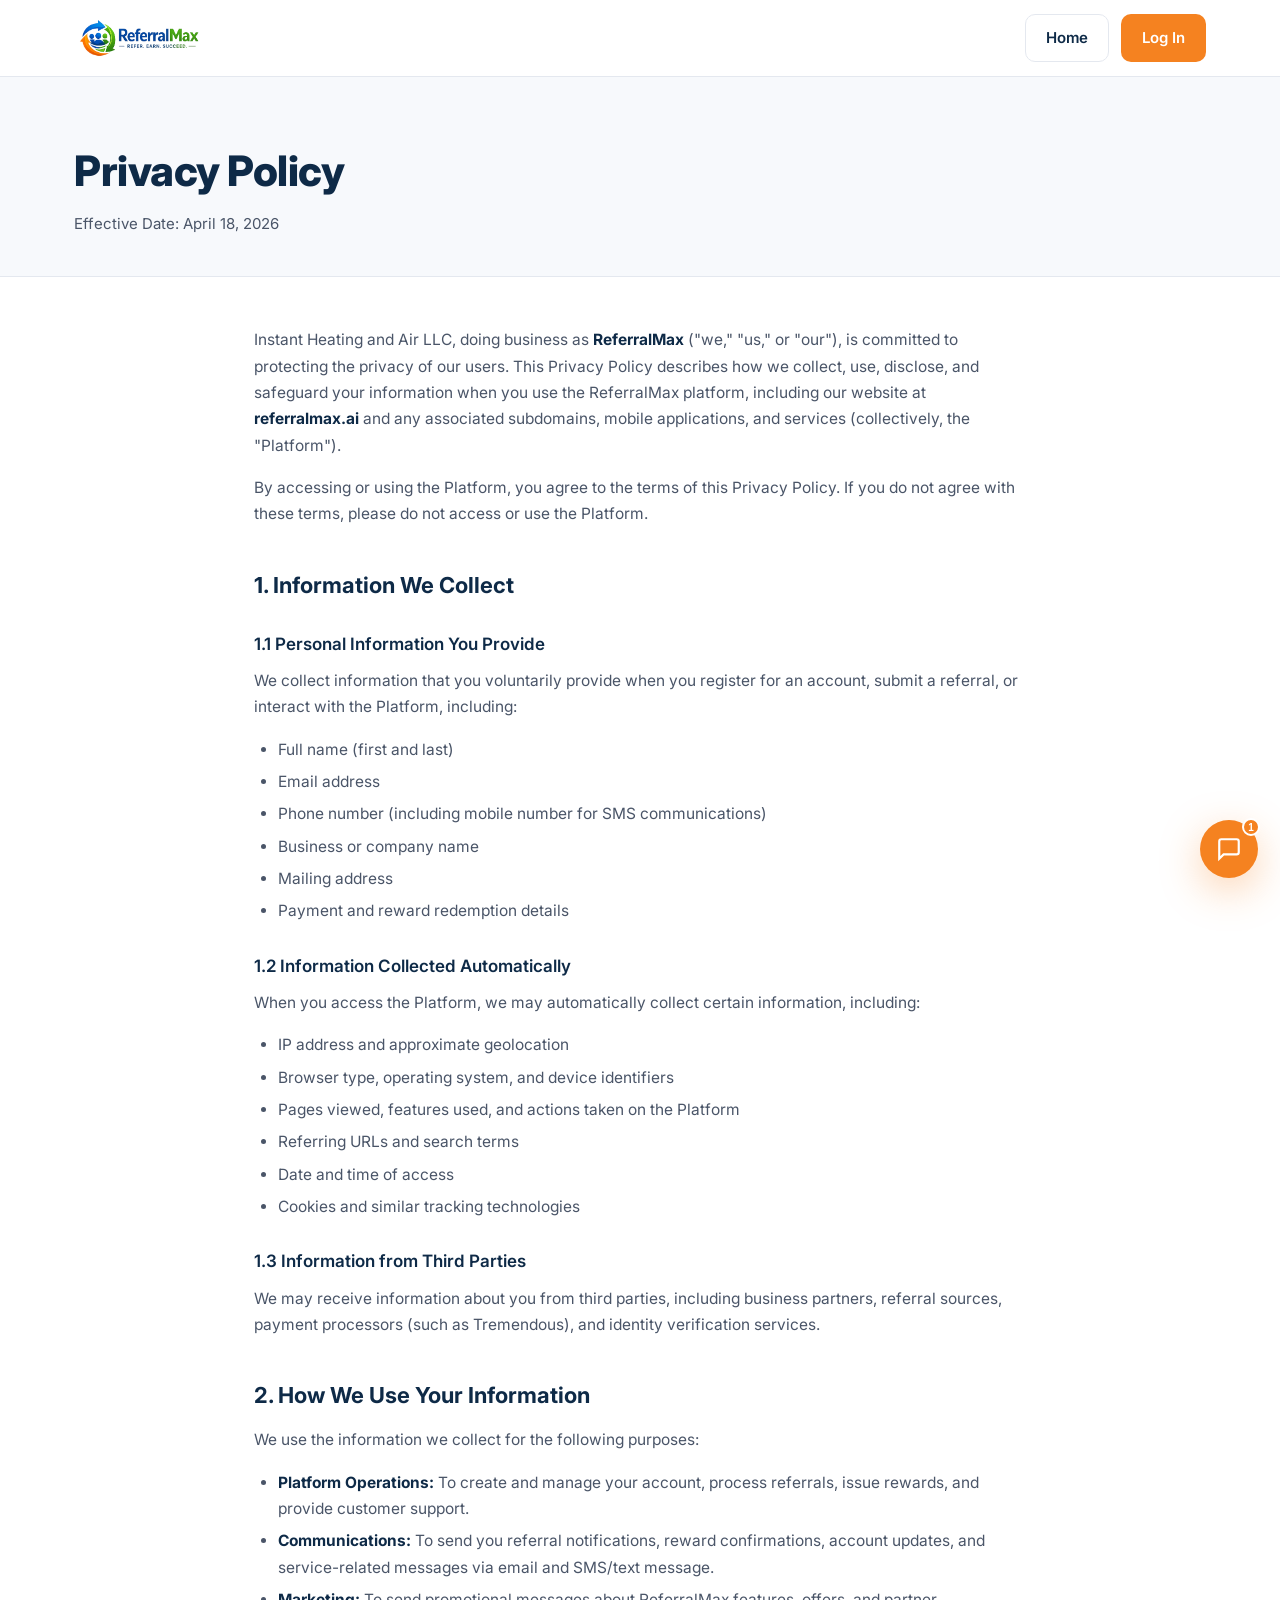
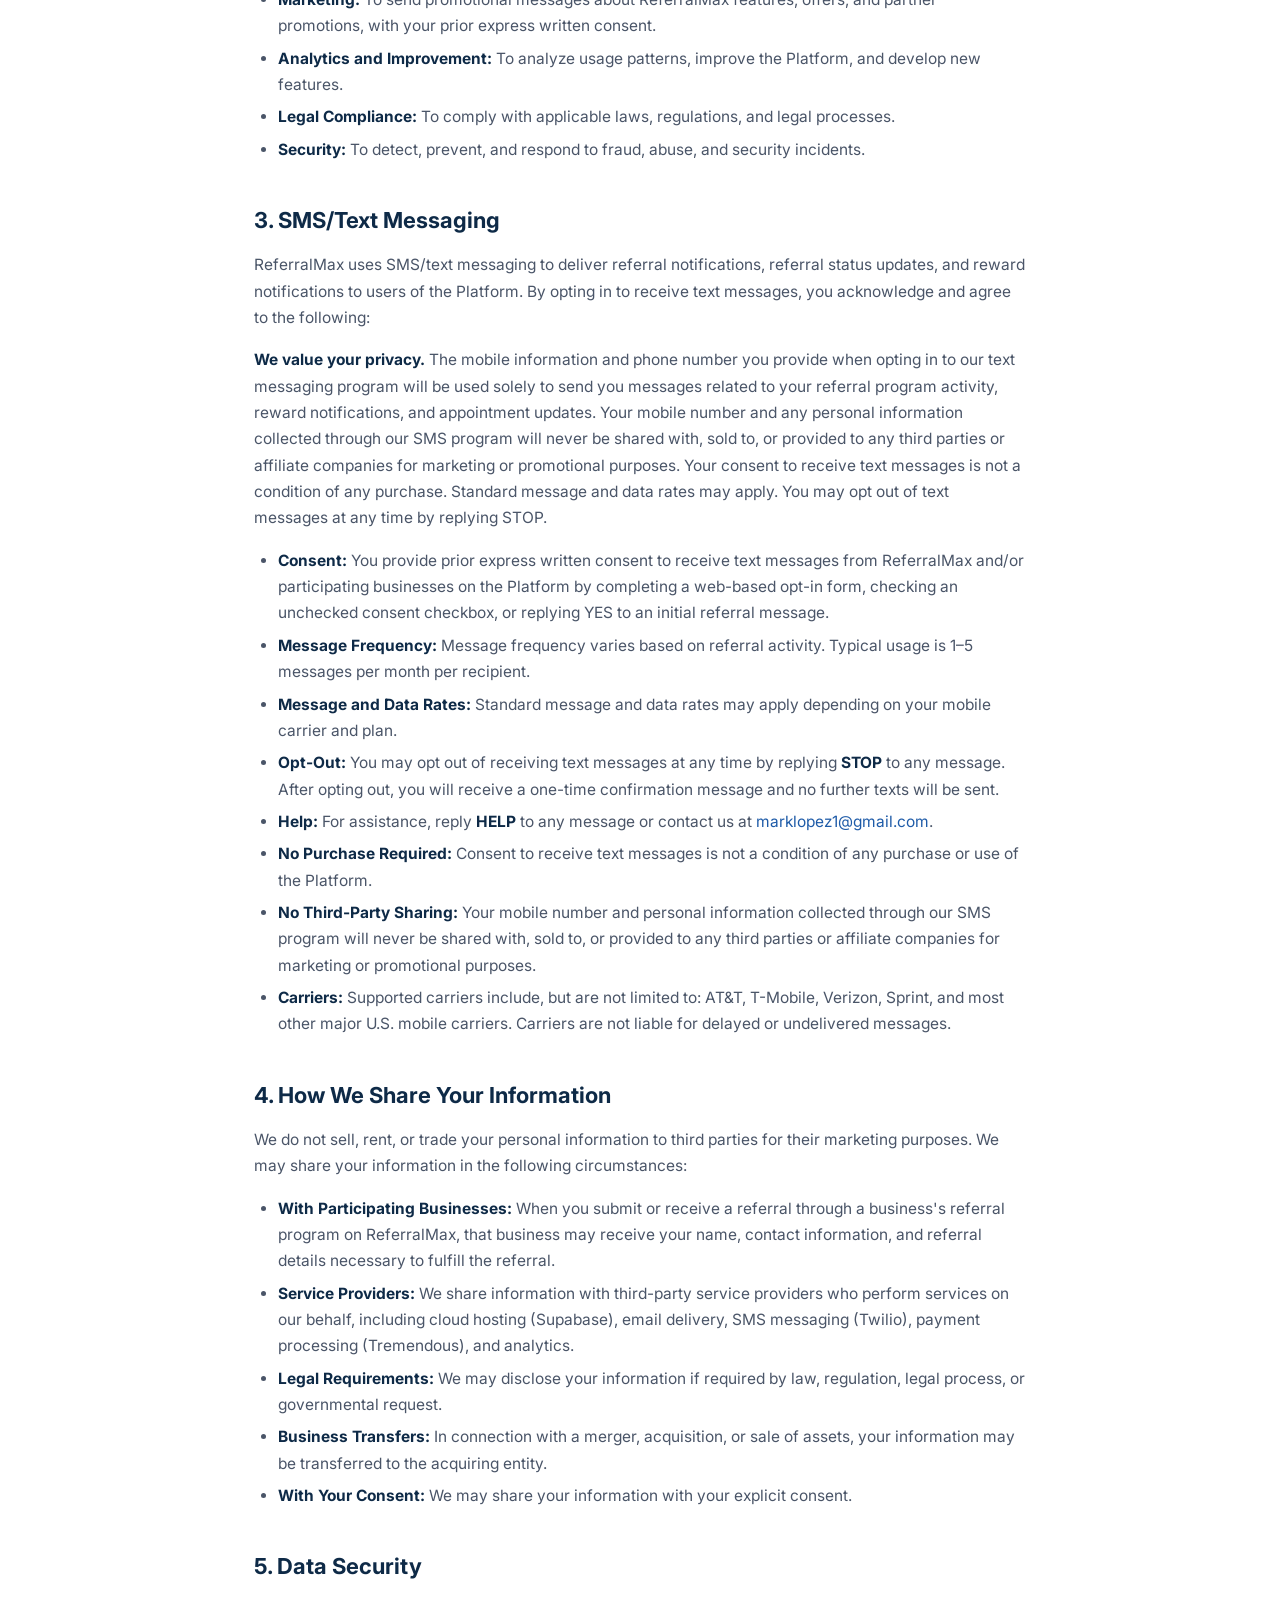
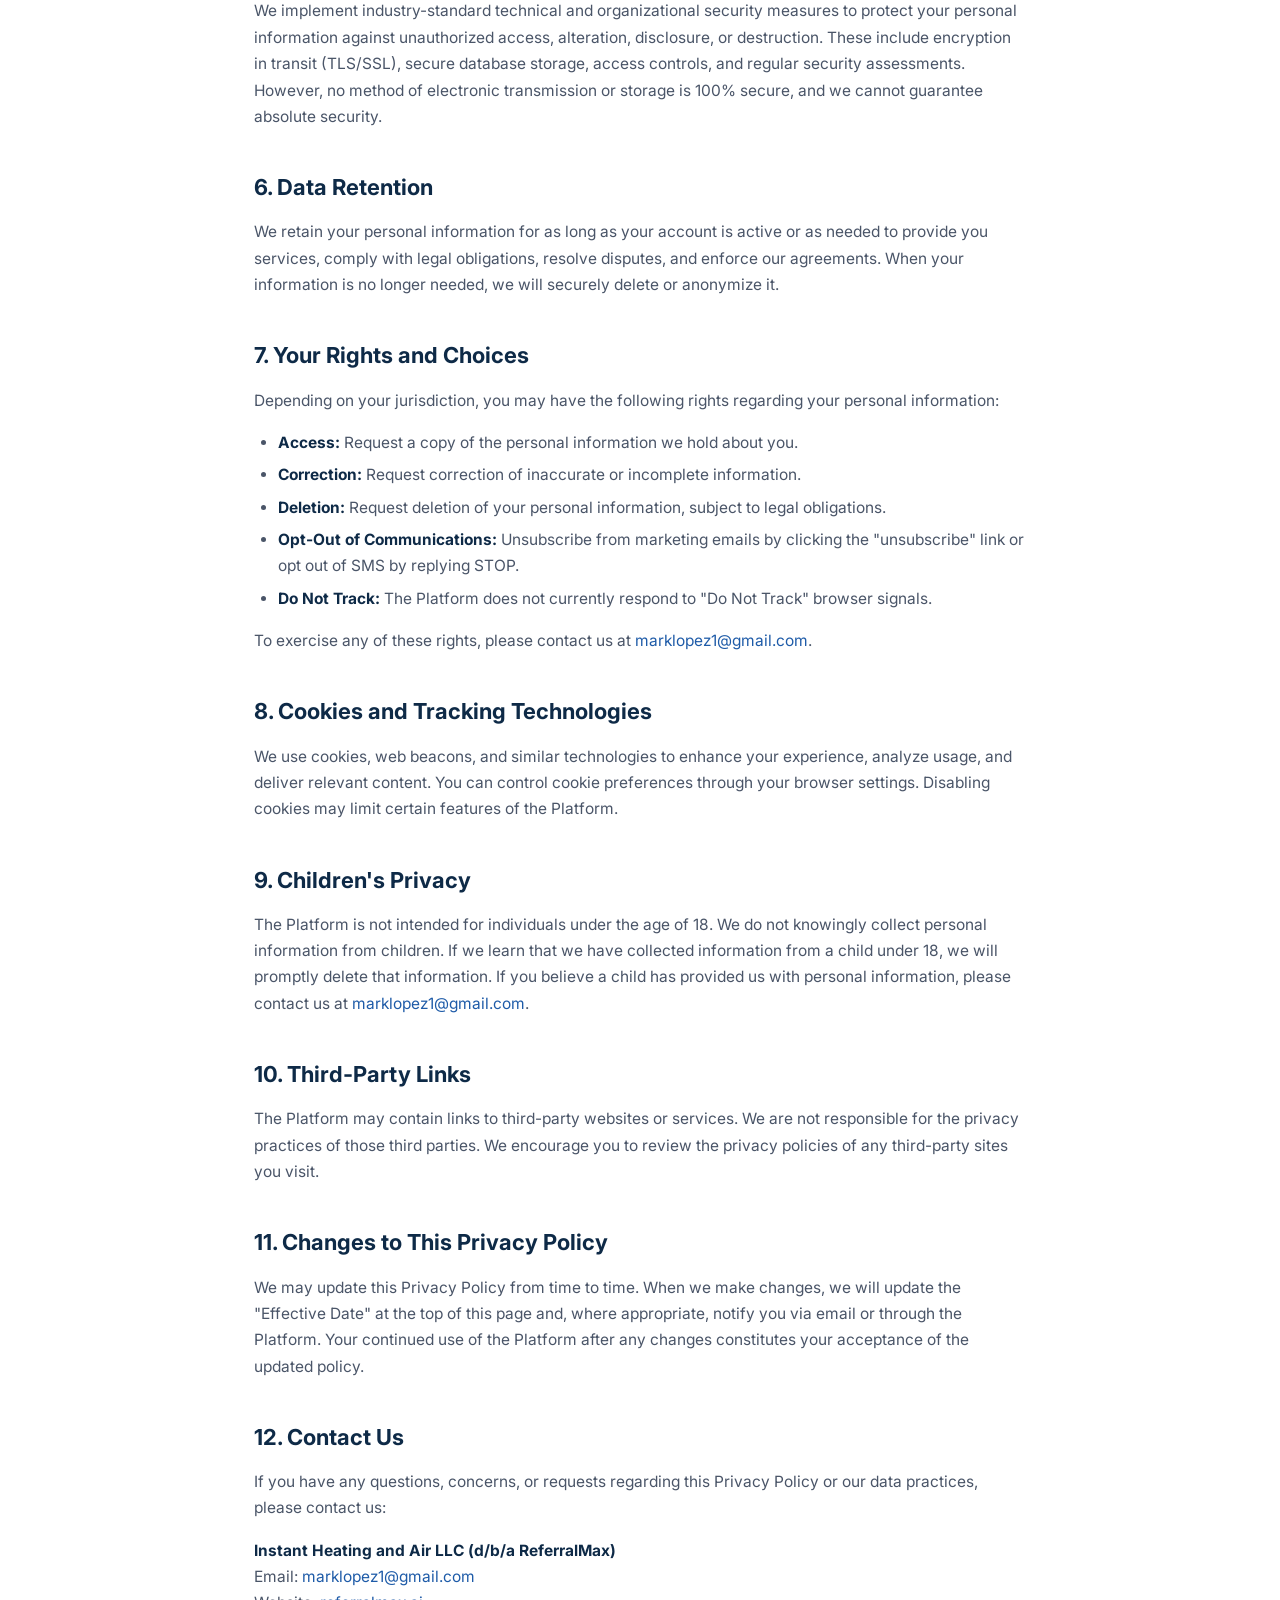
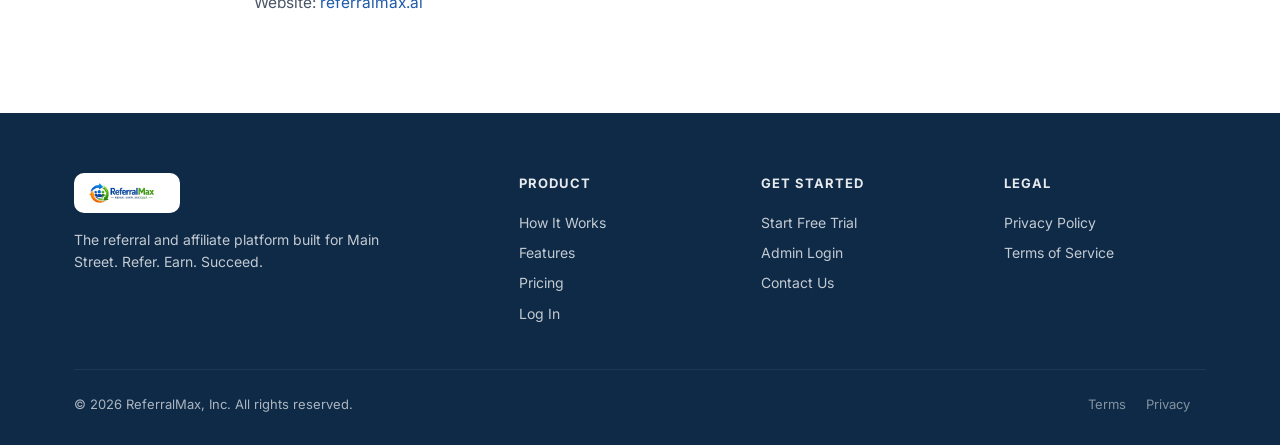
<file: privacy/index.html>
<!DOCTYPE html>
<html lang="en">
<head>
  <meta charset="UTF-8" />
  <meta name="viewport" content="width=device-width, initial-scale=1.0" />
  <title>Privacy Policy — ReferralMax</title>
  <meta name="description" content="ReferralMax Privacy Policy. Learn how we collect, use, and protect your personal information." />
  <link rel="icon" type="image/png" href="../assets/favicon.png" />
  <link rel="preconnect" href="https://fonts.googleapis.com" />
  <link rel="preconnect" href="https://fonts.gstatic.com" crossorigin />
  <link href="https://fonts.googleapis.com/css2?family=Inter:wght@400;500;600;700;800&display=swap" rel="stylesheet" />

  <style>
    :root {
      --blue:  #1E5BA8;
      --green: #2EB84C;
      --orange:#F58220;
      --navy:  #0E2A47;
      --cloud: #F7F9FC;
      --slate: #4A5568;
      --line:  #E4E8EF;
    }
    * { box-sizing: border-box; margin: 0; padding: 0; }
    html { scroll-behavior: smooth; }
    body {
      font-family: 'Inter', -apple-system, BlinkMacSystemFont, sans-serif;
      color: var(--navy);
      background: #ffffff;
      line-height: 1.6;
      -webkit-font-smoothing: antialiased;
    }
    img { max-width: 100%; display: block; }
    a { color: var(--blue); text-decoration: none; }
    a:hover { text-decoration: underline; }

    .container { max-width: 1180px; margin: 0 auto; padding: 0 24px; }

    /* ---------- NAV ---------- */
    header.nav {
      position: sticky; top: 0; z-index: 50;
      background: rgba(255,255,255,0.92);
      backdrop-filter: saturate(1.2) blur(10px);
      border-bottom: 1px solid var(--line);
    }
    .nav-inner {
      display: flex; align-items: center; justify-content: space-between;
      height: 76px;
    }
    .logo { display: flex; align-items: center; gap: 10px; }
    .logo img { height: 44px; width: auto; }
    .nav-cta { display: flex; gap: 12px; align-items: center; }
    .btn {
      display: inline-block; padding: 11px 20px; border-radius: 10px;
      font-weight: 600; font-size: 15px; transition: all 0.15s ease;
      border: 1px solid transparent; cursor: pointer; color: inherit; text-decoration: none;
    }
    .btn-primary { background: var(--orange); color: #fff; }
    .btn-primary:hover { background: #da6f10; transform: translateY(-1px); text-decoration: none; }
    .btn-ghost { color: var(--navy); border: 1px solid var(--line); background: #fff; }
    .btn-ghost:hover { border-color: var(--blue); color: var(--blue); text-decoration: none; }

    /* ---------- PAGE CONTENT ---------- */
    .page-header {
      background: var(--cloud);
      padding: 60px 0 40px;
      border-bottom: 1px solid var(--line);
    }
    .page-header h1 {
      font-size: 42px; font-weight: 800; letter-spacing: -0.5px; margin-bottom: 8px;
    }
    .page-header .effective {
      font-size: 15px; color: var(--slate);
    }

    .content {
      max-width: 820px;
      margin: 0 auto;
      padding: 50px 24px 80px;
    }
    .content h2 {
      font-size: 22px; font-weight: 700; margin-top: 40px; margin-bottom: 14px;
      color: var(--navy);
    }
    .content h3 {
      font-size: 17px; font-weight: 600; margin-top: 28px; margin-bottom: 10px;
      color: var(--navy);
    }
    .content p {
      font-size: 15.5px; line-height: 1.7; color: var(--slate); margin-bottom: 16px;
    }
    .content ul {
      margin: 0 0 16px 24px; color: var(--slate); font-size: 15.5px; line-height: 1.7;
    }
    .content ul li { margin-bottom: 6px; }
    .content strong { color: var(--navy); }

    /* ---------- FOOTER ---------- */
    footer { background: var(--navy); color: #fff; padding: 60px 0 30px; }
    .footer-grid { display: grid; grid-template-columns: 2fr 1fr 1fr 1fr; gap: 40px; margin-bottom: 40px; }
    .footer-grid img { height: 40px; margin-bottom: 16px; background: #fff; padding: 8px 12px; border-radius: 10px; }
    .footer-grid p.tag { font-size: 14px; opacity: 0.75; max-width: 320px; }
    .footer-col h5 { font-size: 13px; font-weight: 700; letter-spacing: 1px; text-transform: uppercase; margin-bottom: 14px; opacity: 0.9; }
    .footer-col a { display: block; font-size: 14px; opacity: 0.75; padding: 4px 0; color: #fff; text-decoration: none; }
    .footer-col a:hover { opacity: 1; text-decoration: none; }
    .footer-bottom {
      border-top: 1px solid rgba(255,255,255,0.1); padding-top: 24px;
      display: flex; justify-content: space-between; align-items: center; flex-wrap: wrap; gap: 16px;
      font-size: 13px; opacity: 0.65;
    }
    .footer-bottom a { color: #fff; text-decoration: none; }
    .footer-bottom a:hover { text-decoration: none; opacity: 1; }

    @media (max-width: 860px) {
      .footer-grid { grid-template-columns: 1fr 1fr; }
    }
    @media (max-width: 560px) {
      .nav-inner { height: 60px; }
      .logo img { height: 34px; }
      .nav-cta .btn { padding: 8px 12px; font-size: 13px; }
      .page-header { padding: 40px 0 28px; }
      .page-header h1 { font-size: 28px; }
      .content { padding: 30px 24px 60px; }
      .content h2 { font-size: 19px; }
      .footer-grid { grid-template-columns: 1fr; }
    }
  </style>
  <link rel="stylesheet" href="../assets/chat-widget.css" />
</head>
<body>

  <!-- NAV -->
  <header class="nav">
    <div class="container nav-inner">
      <a href="../index.html" class="logo">
        <img src="../assets/ReferralMax_Logo.png" alt="ReferralMax" />
      </a>
      <div class="nav-cta">
        <a href="../index.html" class="btn btn-ghost">Home</a>
        <a href="https://app.referralmax.ai/login" class="btn btn-primary">Log In</a>
      </div>
    </div>
  </header>

  <!-- PAGE HEADER -->
  <section class="page-header">
    <div class="container">
      <h1>Privacy Policy</h1>
      <p class="effective">Effective Date: April 18, 2026</p>
    </div>
  </section>

  <!-- CONTENT -->
  <div class="content">

    <p>Instant Heating and Air LLC, doing business as <strong>ReferralMax</strong> ("we," "us," or "our"), is committed to protecting the privacy of our users. This Privacy Policy describes how we collect, use, disclose, and safeguard your information when you use the ReferralMax platform, including our website at <strong>referralmax.ai</strong> and any associated subdomains, mobile applications, and services (collectively, the "Platform").</p>

    <p>By accessing or using the Platform, you agree to the terms of this Privacy Policy. If you do not agree with these terms, please do not access or use the Platform.</p>

    <h2>1. Information We Collect</h2>

    <h3>1.1 Personal Information You Provide</h3>
    <p>We collect information that you voluntarily provide when you register for an account, submit a referral, or interact with the Platform, including:</p>
    <ul>
      <li>Full name (first and last)</li>
      <li>Email address</li>
      <li>Phone number (including mobile number for SMS communications)</li>
      <li>Business or company name</li>
      <li>Mailing address</li>
      <li>Payment and reward redemption details</li>
    </ul>

    <h3>1.2 Information Collected Automatically</h3>
    <p>When you access the Platform, we may automatically collect certain information, including:</p>
    <ul>
      <li>IP address and approximate geolocation</li>
      <li>Browser type, operating system, and device identifiers</li>
      <li>Pages viewed, features used, and actions taken on the Platform</li>
      <li>Referring URLs and search terms</li>
      <li>Date and time of access</li>
      <li>Cookies and similar tracking technologies</li>
    </ul>

    <h3>1.3 Information from Third Parties</h3>
    <p>We may receive information about you from third parties, including business partners, referral sources, payment processors (such as Tremendous), and identity verification services.</p>

    <h2>2. How We Use Your Information</h2>
    <p>We use the information we collect for the following purposes:</p>
    <ul>
      <li><strong>Platform Operations:</strong> To create and manage your account, process referrals, issue rewards, and provide customer support.</li>
      <li><strong>Communications:</strong> To send you referral notifications, reward confirmations, account updates, and service-related messages via email and SMS/text message.</li>
      <li><strong>Marketing:</strong> To send promotional messages about ReferralMax features, offers, and partner promotions, with your prior express written consent.</li>
      <li><strong>Analytics and Improvement:</strong> To analyze usage patterns, improve the Platform, and develop new features.</li>
      <li><strong>Legal Compliance:</strong> To comply with applicable laws, regulations, and legal processes.</li>
      <li><strong>Security:</strong> To detect, prevent, and respond to fraud, abuse, and security incidents.</li>
    </ul>

    <h2>3. SMS/Text Messaging</h2>
    <p>ReferralMax uses SMS/text messaging to deliver referral notifications, referral status updates, and reward notifications to users of the Platform. By opting in to receive text messages, you acknowledge and agree to the following:</p>
    <p><strong>We value your privacy.</strong> The mobile information and phone number you provide when opting in to our text messaging program will be used solely to send you messages related to your referral program activity, reward notifications, and appointment updates. Your mobile number and any personal information collected through our SMS program will never be shared with, sold to, or provided to any third parties or affiliate companies for marketing or promotional purposes. Your consent to receive text messages is not a condition of any purchase. Standard message and data rates may apply. You may opt out of text messages at any time by replying STOP.</p>
    <ul>
      <li><strong>Consent:</strong> You provide prior express written consent to receive text messages from ReferralMax and/or participating businesses on the Platform by completing a web-based opt-in form, checking an unchecked consent checkbox, or replying YES to an initial referral message.</li>
      <li><strong>Message Frequency:</strong> Message frequency varies based on referral activity. Typical usage is 1–5 messages per month per recipient.</li>
      <li><strong>Message and Data Rates:</strong> Standard message and data rates may apply depending on your mobile carrier and plan.</li>
      <li><strong>Opt-Out:</strong> You may opt out of receiving text messages at any time by replying <strong>STOP</strong> to any message. After opting out, you will receive a one-time confirmation message and no further texts will be sent.</li>
      <li><strong>Help:</strong> For assistance, reply <strong>HELP</strong> to any message or contact us at <a href="mailto:marklopez1@gmail.com">marklopez1@gmail.com</a>.</li>
      <li><strong>No Purchase Required:</strong> Consent to receive text messages is not a condition of any purchase or use of the Platform.</li>
      <li><strong>No Third-Party Sharing:</strong> Your mobile number and personal information collected through our SMS program will never be shared with, sold to, or provided to any third parties or affiliate companies for marketing or promotional purposes.</li>
      <li><strong>Carriers:</strong> Supported carriers include, but are not limited to: AT&T, T-Mobile, Verizon, Sprint, and most other major U.S. mobile carriers. Carriers are not liable for delayed or undelivered messages.</li>
    </ul>

    <h2>4. How We Share Your Information</h2>
    <p>We do not sell, rent, or trade your personal information to third parties for their marketing purposes. We may share your information in the following circumstances:</p>
    <ul>
      <li><strong>With Participating Businesses:</strong> When you submit or receive a referral through a business's referral program on ReferralMax, that business may receive your name, contact information, and referral details necessary to fulfill the referral.</li>
      <li><strong>Service Providers:</strong> We share information with third-party service providers who perform services on our behalf, including cloud hosting (Supabase), email delivery, SMS messaging (Twilio), payment processing (Tremendous), and analytics.</li>
      <li><strong>Legal Requirements:</strong> We may disclose your information if required by law, regulation, legal process, or governmental request.</li>
      <li><strong>Business Transfers:</strong> In connection with a merger, acquisition, or sale of assets, your information may be transferred to the acquiring entity.</li>
      <li><strong>With Your Consent:</strong> We may share your information with your explicit consent.</li>
    </ul>

    <h2>5. Data Security</h2>
    <p>We implement industry-standard technical and organizational security measures to protect your personal information against unauthorized access, alteration, disclosure, or destruction. These include encryption in transit (TLS/SSL), secure database storage, access controls, and regular security assessments. However, no method of electronic transmission or storage is 100% secure, and we cannot guarantee absolute security.</p>

    <h2>6. Data Retention</h2>
    <p>We retain your personal information for as long as your account is active or as needed to provide you services, comply with legal obligations, resolve disputes, and enforce our agreements. When your information is no longer needed, we will securely delete or anonymize it.</p>

    <h2>7. Your Rights and Choices</h2>
    <p>Depending on your jurisdiction, you may have the following rights regarding your personal information:</p>
    <ul>
      <li><strong>Access:</strong> Request a copy of the personal information we hold about you.</li>
      <li><strong>Correction:</strong> Request correction of inaccurate or incomplete information.</li>
      <li><strong>Deletion:</strong> Request deletion of your personal information, subject to legal obligations.</li>
      <li><strong>Opt-Out of Communications:</strong> Unsubscribe from marketing emails by clicking the "unsubscribe" link or opt out of SMS by replying STOP.</li>
      <li><strong>Do Not Track:</strong> The Platform does not currently respond to "Do Not Track" browser signals.</li>
    </ul>
    <p>To exercise any of these rights, please contact us at <a href="mailto:marklopez1@gmail.com">marklopez1@gmail.com</a>.</p>

    <h2>8. Cookies and Tracking Technologies</h2>
    <p>We use cookies, web beacons, and similar technologies to enhance your experience, analyze usage, and deliver relevant content. You can control cookie preferences through your browser settings. Disabling cookies may limit certain features of the Platform.</p>

    <h2>9. Children's Privacy</h2>
    <p>The Platform is not intended for individuals under the age of 18. We do not knowingly collect personal information from children. If we learn that we have collected information from a child under 18, we will promptly delete that information. If you believe a child has provided us with personal information, please contact us at <a href="mailto:marklopez1@gmail.com">marklopez1@gmail.com</a>.</p>

    <h2>10. Third-Party Links</h2>
    <p>The Platform may contain links to third-party websites or services. We are not responsible for the privacy practices of those third parties. We encourage you to review the privacy policies of any third-party sites you visit.</p>

    <h2>11. Changes to This Privacy Policy</h2>
    <p>We may update this Privacy Policy from time to time. When we make changes, we will update the "Effective Date" at the top of this page and, where appropriate, notify you via email or through the Platform. Your continued use of the Platform after any changes constitutes your acceptance of the updated policy.</p>

    <h2>12. Contact Us</h2>
    <p>If you have any questions, concerns, or requests regarding this Privacy Policy or our data practices, please contact us:</p>
    <p>
      <strong>Instant Heating and Air LLC (d/b/a ReferralMax)</strong><br />
      Email: <a href="mailto:marklopez1@gmail.com">marklopez1@gmail.com</a><br />
      Website: <a href="https://referralmax.ai/">referralmax.ai</a>
    </p>

  </div>

  <!-- FOOTER -->
  <footer>
    <div class="container">
      <div class="footer-grid">
        <div>
          <img src="../assets/ReferralMax_Logo.png" alt="ReferralMax" />
          <p class="tag">The referral and affiliate platform built for Main Street. Refer. Earn. Succeed.</p>
        </div>
        <div class="footer-col">
          <h5>Product</h5>
          <a href="../index.html#how">How It Works</a>
          <a href="../index.html#features">Features</a>
          <a href="../index.html#pricing">Pricing</a>
          <a href="https://app.referralmax.ai/login">Log In</a>
        </div>
        <div class="footer-col">
          <h5>Get Started</h5>
          <a href="../index.html#cta">Start Free Trial</a>
          <a href="https://app.referralmax.ai/login">Admin Login</a>
          <a href="mailto:support@referralmax.ai">Contact Us</a>
        </div>
        <div class="footer-col">
          <h5>Legal</h5>
          <a href="../privacy/">Privacy Policy</a>
          <a href="../terms/">Terms of Service</a>
        </div>
      </div>
      <div class="footer-bottom">
        <div>&copy; 2026 ReferralMax, Inc. All rights reserved.</div>
        <div>
          <a href="../terms/" style="opacity:0.75; margin-right: 16px;">Terms</a>
          <a href="../privacy/" style="opacity:0.75; margin-right: 16px;">Privacy</a>
        </div>
      </div>
    </div>
  </footer>

  <script src="../assets/chat-widget.js" defer></script>
</body>
</html>
</file>
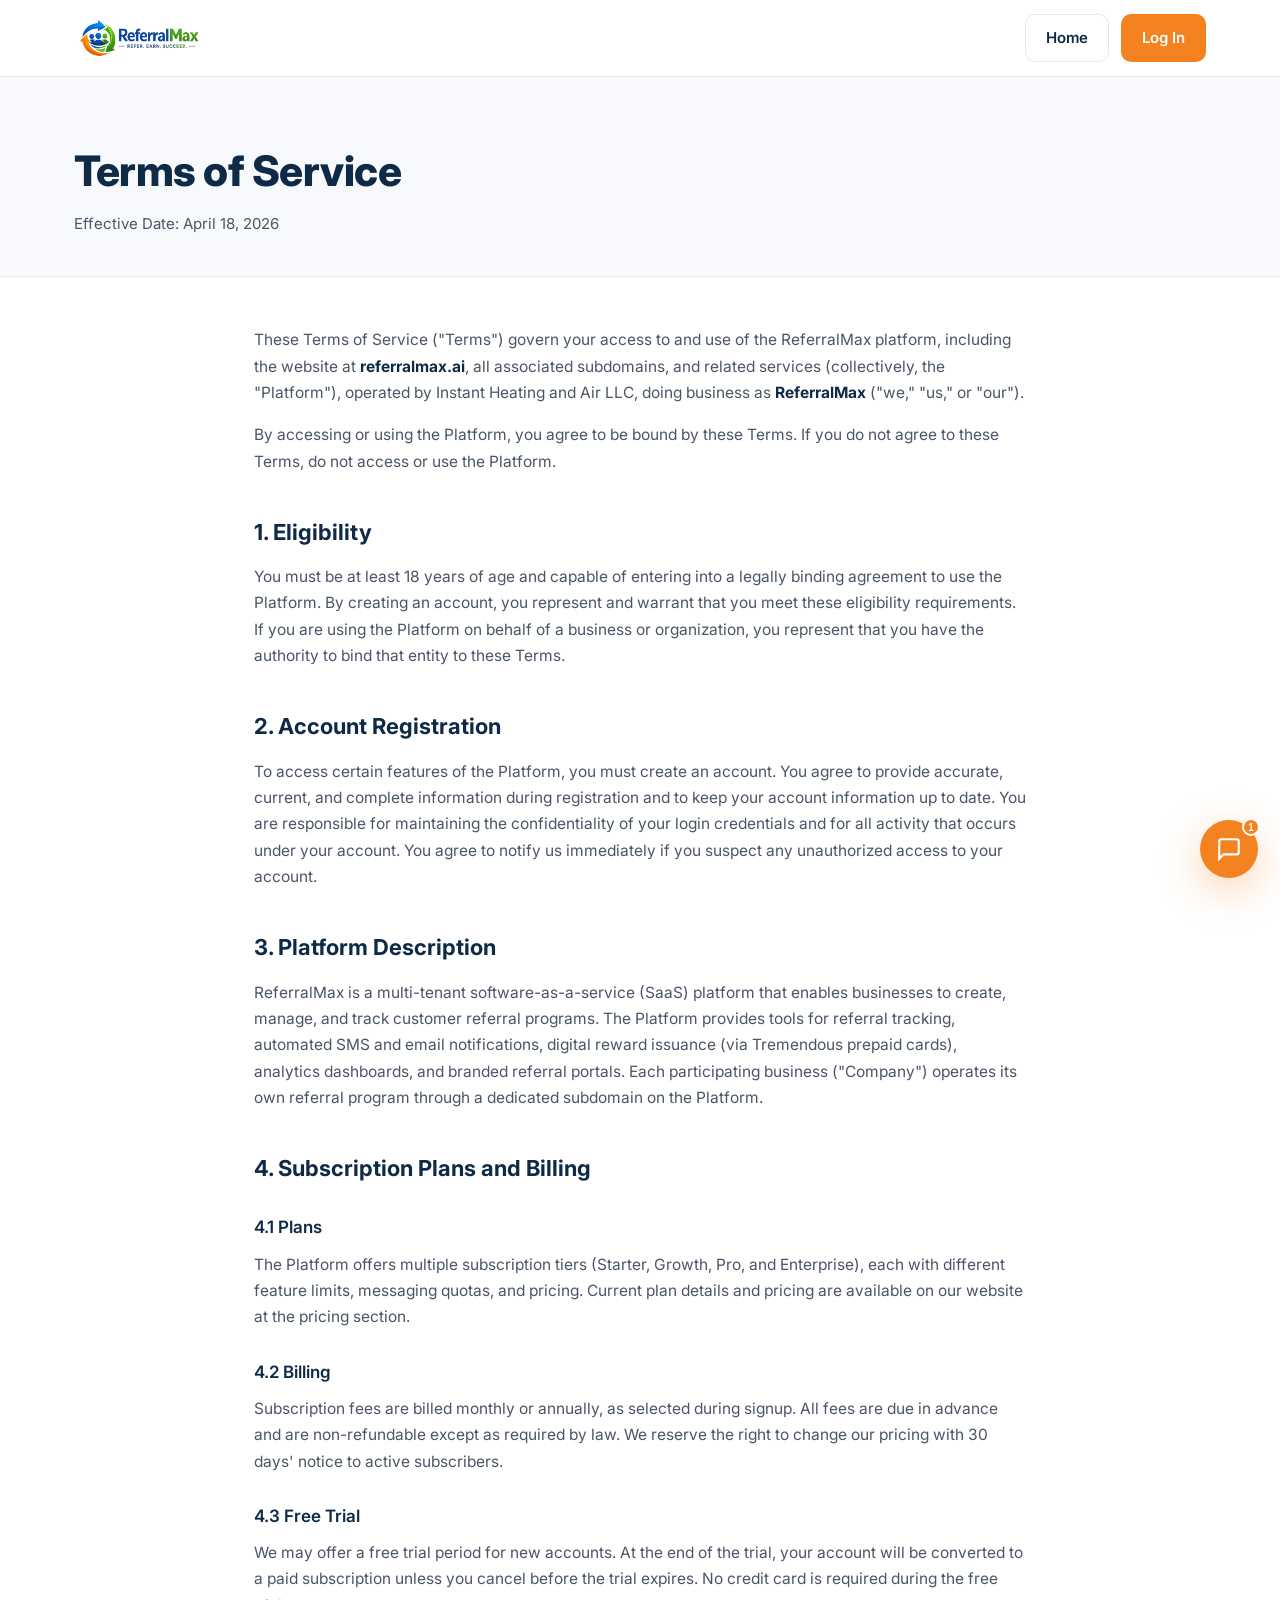
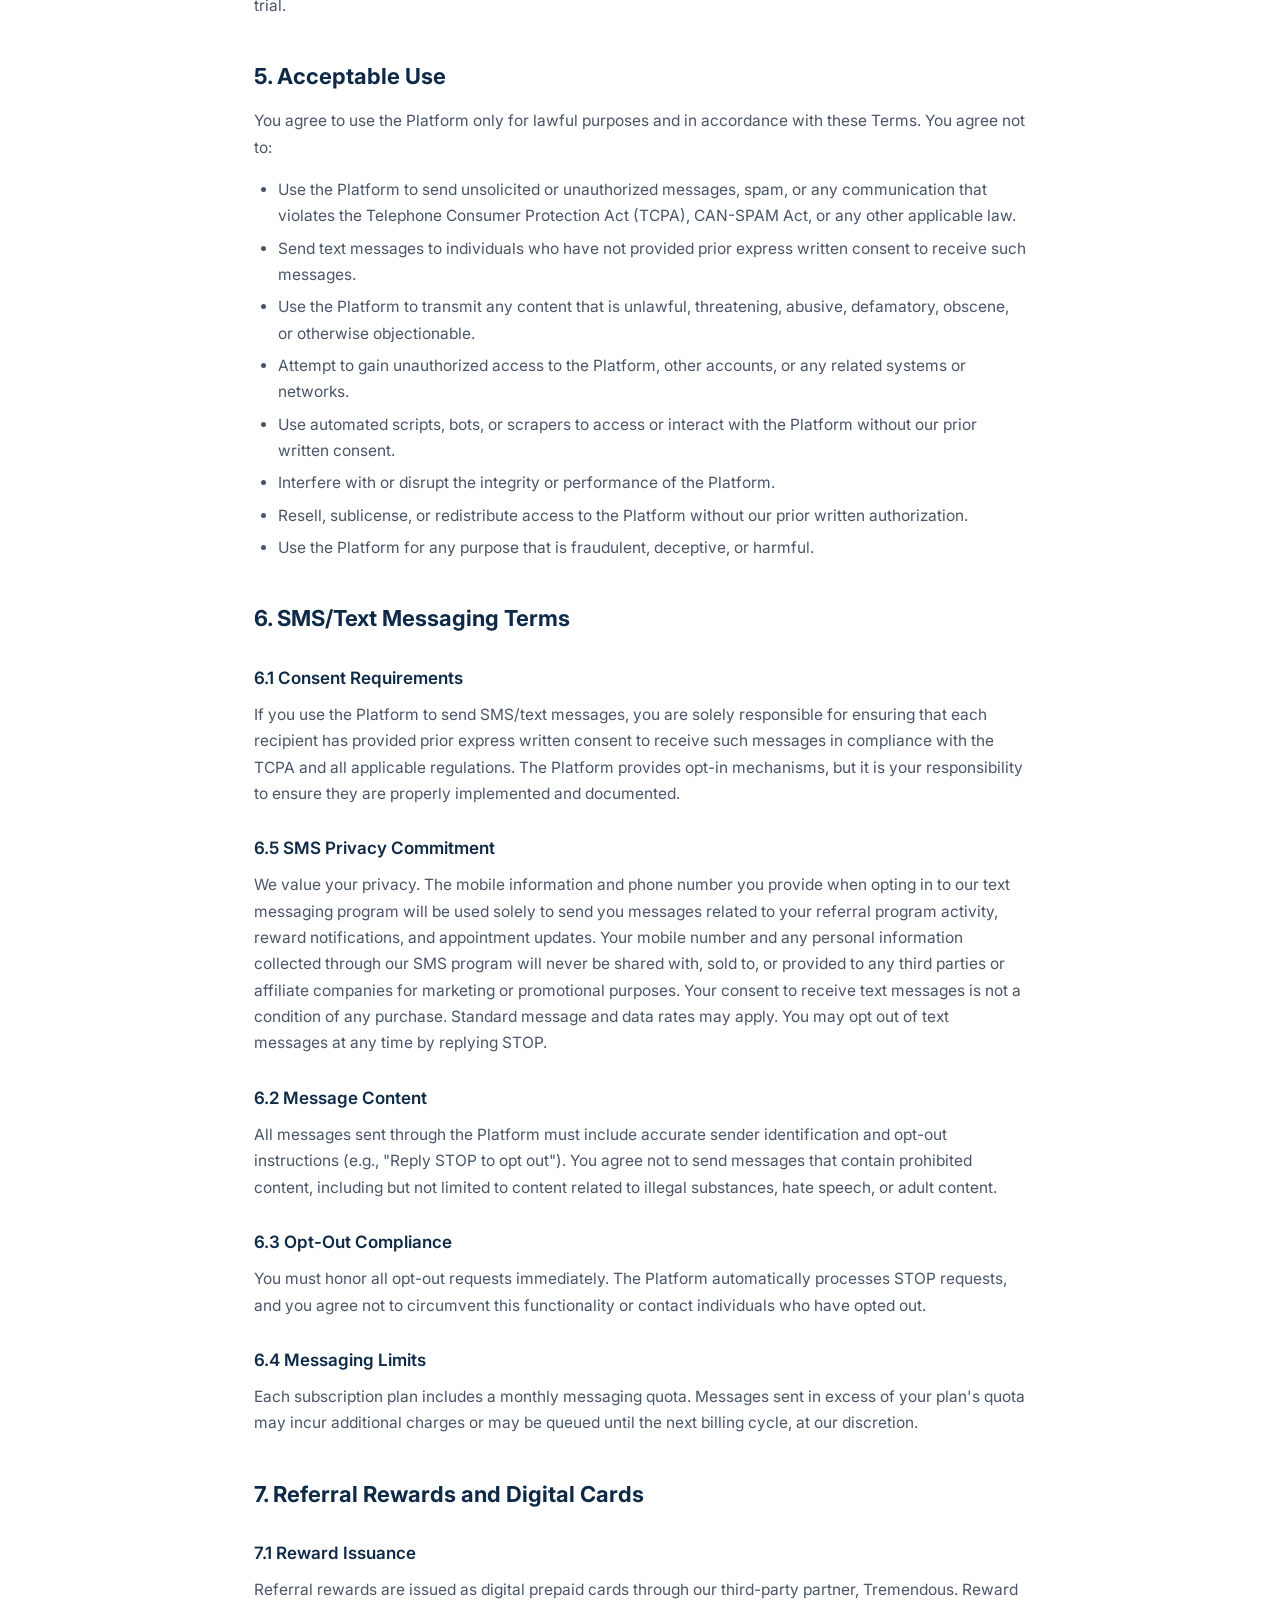
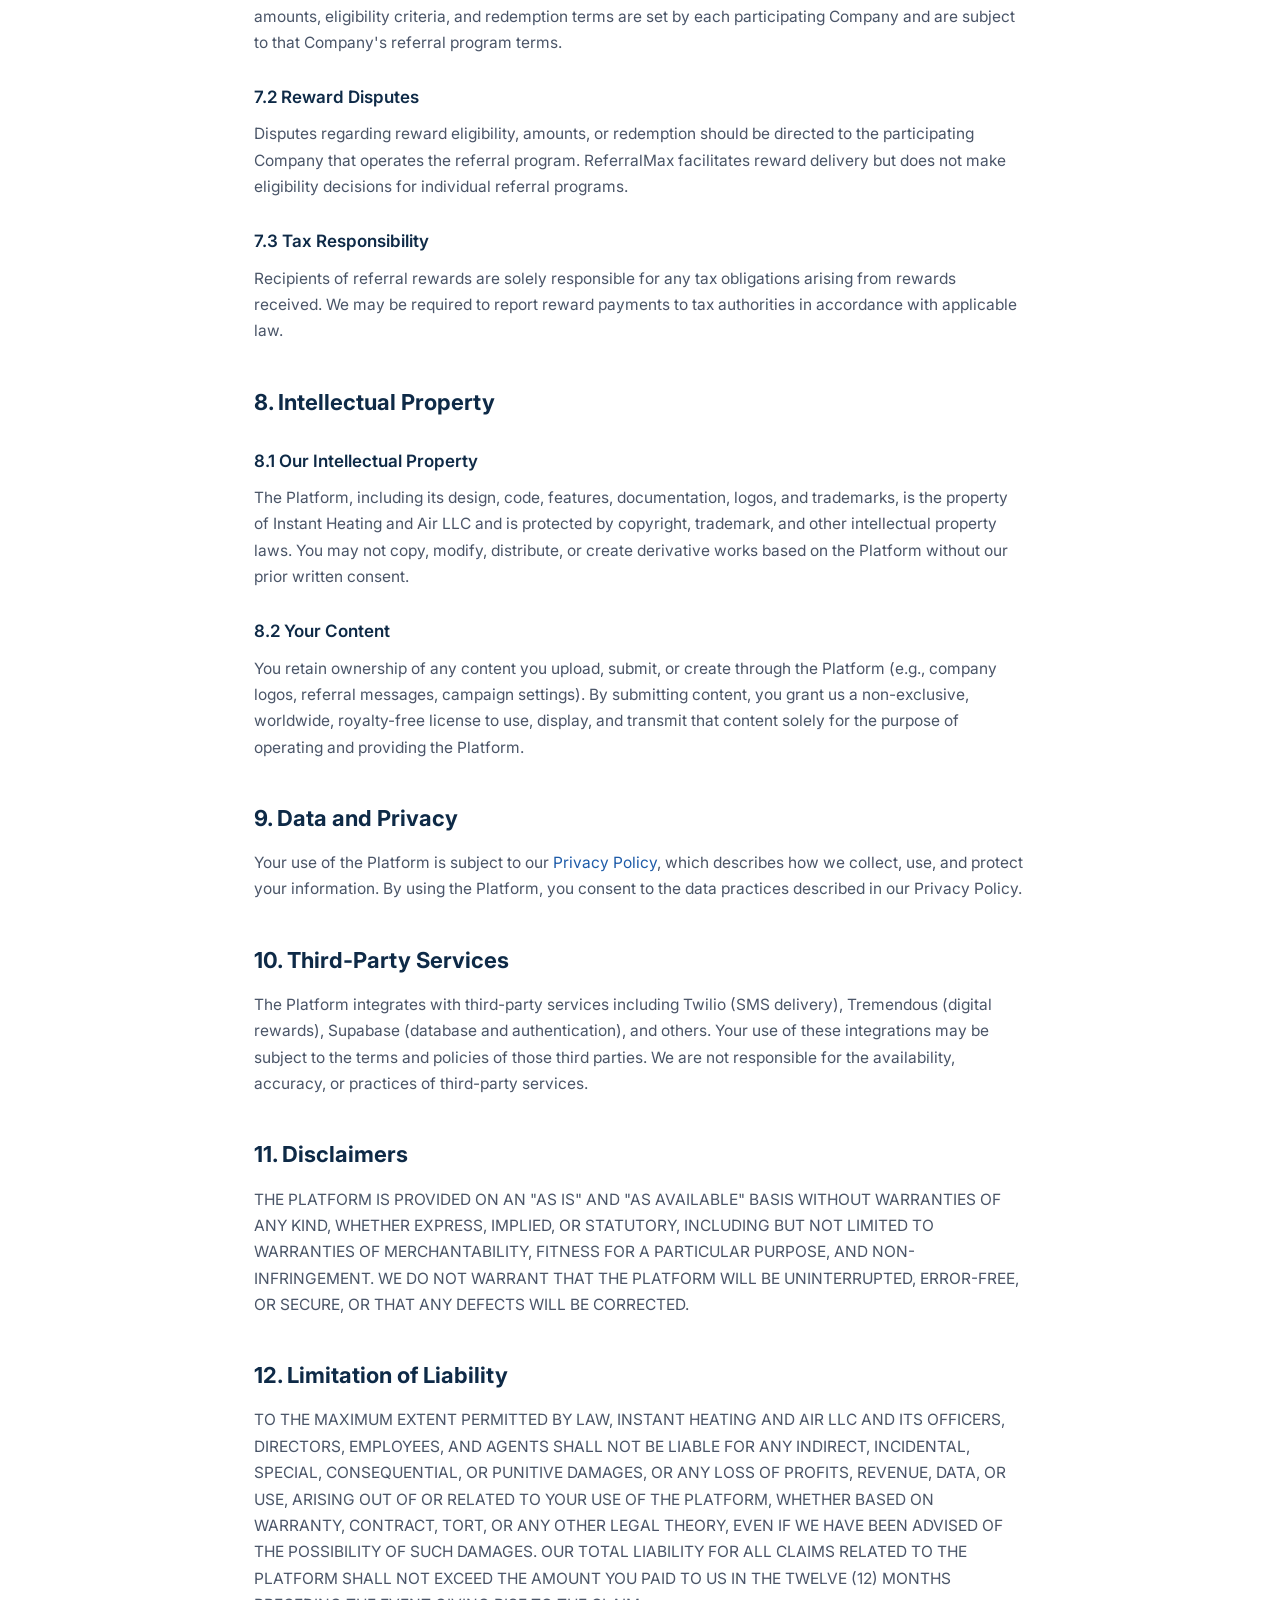
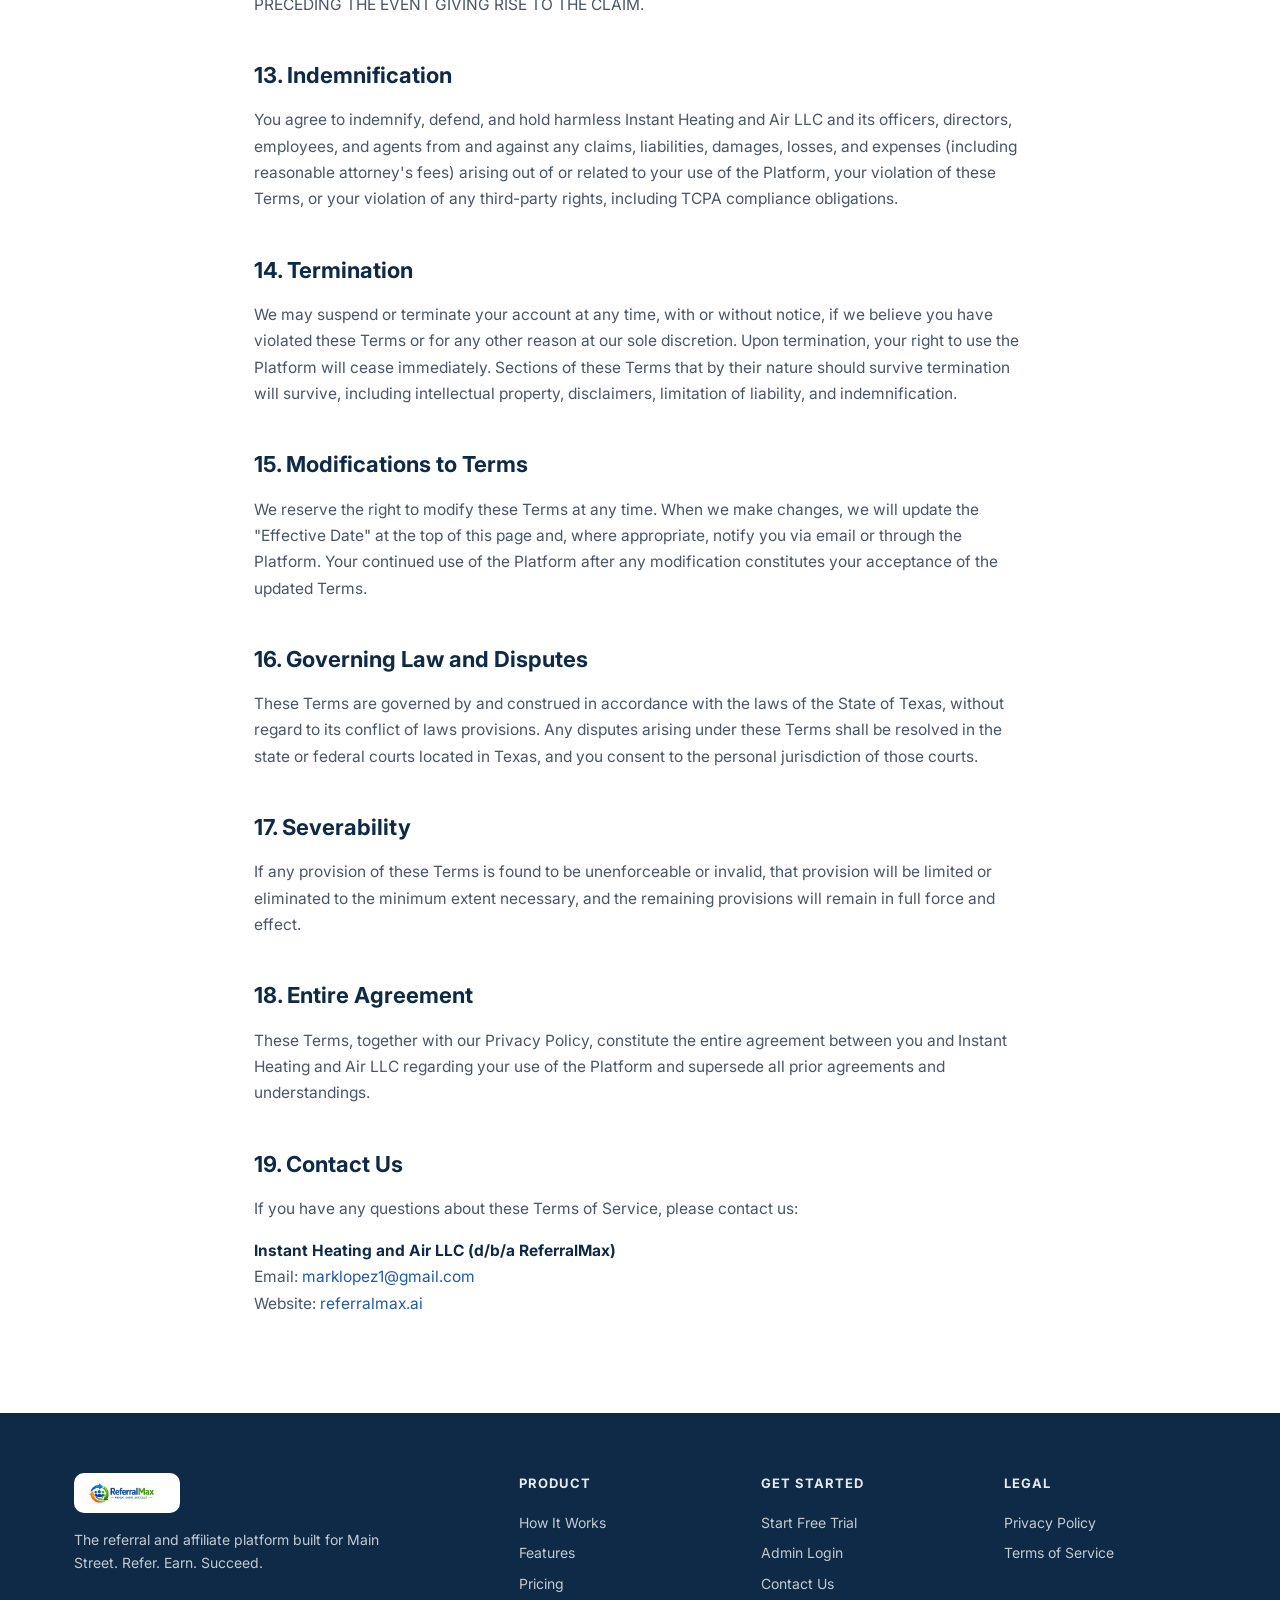
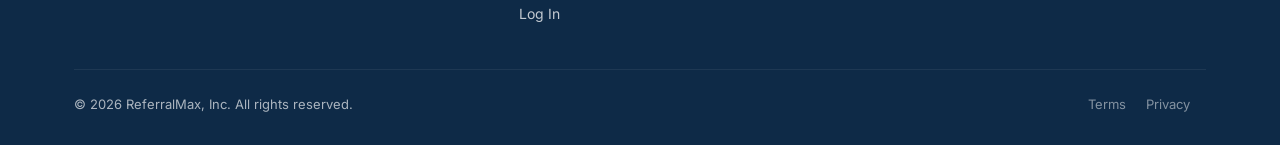
<file: terms/index.html>
<!DOCTYPE html>
<html lang="en">
<head>
  <meta charset="UTF-8" />
  <meta name="viewport" content="width=device-width, initial-scale=1.0" />
  <title>Terms of Service — ReferralMax</title>
  <meta name="description" content="ReferralMax Terms of Service. Review the terms and conditions for using the ReferralMax platform." />
  <link rel="icon" type="image/png" href="../assets/favicon.png" />
  <link rel="preconnect" href="https://fonts.googleapis.com" />
  <link rel="preconnect" href="https://fonts.gstatic.com" crossorigin />
  <link href="https://fonts.googleapis.com/css2?family=Inter:wght@400;500;600;700;800&display=swap" rel="stylesheet" />

  <style>
    :root {
      --blue:  #1E5BA8;
      --green: #2EB84C;
      --orange:#F58220;
      --navy:  #0E2A47;
      --cloud: #F7F9FC;
      --slate: #4A5568;
      --line:  #E4E8EF;
    }
    * { box-sizing: border-box; margin: 0; padding: 0; }
    html { scroll-behavior: smooth; }
    body {
      font-family: 'Inter', -apple-system, BlinkMacSystemFont, sans-serif;
      color: var(--navy);
      background: #ffffff;
      line-height: 1.6;
      -webkit-font-smoothing: antialiased;
    }
    img { max-width: 100%; display: block; }
    a { color: var(--blue); text-decoration: none; }
    a:hover { text-decoration: underline; }

    .container { max-width: 1180px; margin: 0 auto; padding: 0 24px; }

    /* ---------- NAV ---------- */
    header.nav {
      position: sticky; top: 0; z-index: 50;
      background: rgba(255,255,255,0.92);
      backdrop-filter: saturate(1.2) blur(10px);
      border-bottom: 1px solid var(--line);
    }
    .nav-inner {
      display: flex; align-items: center; justify-content: space-between;
      height: 76px;
    }
    .logo { display: flex; align-items: center; gap: 10px; }
    .logo img { height: 44px; width: auto; }
    .nav-cta { display: flex; gap: 12px; align-items: center; }
    .btn {
      display: inline-block; padding: 11px 20px; border-radius: 10px;
      font-weight: 600; font-size: 15px; transition: all 0.15s ease;
      border: 1px solid transparent; cursor: pointer; color: inherit; text-decoration: none;
    }
    .btn-primary { background: var(--orange); color: #fff; }
    .btn-primary:hover { background: #da6f10; transform: translateY(-1px); text-decoration: none; }
    .btn-ghost { color: var(--navy); border: 1px solid var(--line); background: #fff; }
    .btn-ghost:hover { border-color: var(--blue); color: var(--blue); text-decoration: none; }

    /* ---------- PAGE CONTENT ---------- */
    .page-header {
      background: var(--cloud);
      padding: 60px 0 40px;
      border-bottom: 1px solid var(--line);
    }
    .page-header h1 {
      font-size: 42px; font-weight: 800; letter-spacing: -0.5px; margin-bottom: 8px;
    }
    .page-header .effective {
      font-size: 15px; color: var(--slate);
    }

    .content {
      max-width: 820px;
      margin: 0 auto;
      padding: 50px 24px 80px;
    }
    .content h2 {
      font-size: 22px; font-weight: 700; margin-top: 40px; margin-bottom: 14px;
      color: var(--navy);
    }
    .content h3 {
      font-size: 17px; font-weight: 600; margin-top: 28px; margin-bottom: 10px;
      color: var(--navy);
    }
    .content p {
      font-size: 15.5px; line-height: 1.7; color: var(--slate); margin-bottom: 16px;
    }
    .content ul, .content ol {
      margin: 0 0 16px 24px; color: var(--slate); font-size: 15.5px; line-height: 1.7;
    }
    .content ul li, .content ol li { margin-bottom: 6px; }
    .content strong { color: var(--navy); }

    /* ---------- FOOTER ---------- */
    footer { background: var(--navy); color: #fff; padding: 60px 0 30px; }
    .footer-grid { display: grid; grid-template-columns: 2fr 1fr 1fr 1fr; gap: 40px; margin-bottom: 40px; }
    .footer-grid img { height: 40px; margin-bottom: 16px; background: #fff; padding: 8px 12px; border-radius: 10px; }
    .footer-grid p.tag { font-size: 14px; opacity: 0.75; max-width: 320px; }
    .footer-col h5 { font-size: 13px; font-weight: 700; letter-spacing: 1px; text-transform: uppercase; margin-bottom: 14px; opacity: 0.9; }
    .footer-col a { display: block; font-size: 14px; opacity: 0.75; padding: 4px 0; color: #fff; text-decoration: none; }
    .footer-col a:hover { opacity: 1; text-decoration: none; }
    .footer-bottom {
      border-top: 1px solid rgba(255,255,255,0.1); padding-top: 24px;
      display: flex; justify-content: space-between; align-items: center; flex-wrap: wrap; gap: 16px;
      font-size: 13px; opacity: 0.65;
    }
    .footer-bottom a { color: #fff; text-decoration: none; }
    .footer-bottom a:hover { text-decoration: none; opacity: 1; }

    @media (max-width: 860px) {
      .footer-grid { grid-template-columns: 1fr 1fr; }
    }
    @media (max-width: 560px) {
      .nav-inner { height: 60px; }
      .logo img { height: 34px; }
      .nav-cta .btn { padding: 8px 12px; font-size: 13px; }
      .page-header { padding: 40px 0 28px; }
      .page-header h1 { font-size: 28px; }
      .content { padding: 30px 24px 60px; }
      .content h2 { font-size: 19px; }
      .footer-grid { grid-template-columns: 1fr; }
    }
  </style>
  <link rel="stylesheet" href="../assets/chat-widget.css" />
</head>
<body>

  <!-- NAV -->
  <header class="nav">
    <div class="container nav-inner">
      <a href="../index.html" class="logo">
        <img src="../assets/ReferralMax_Logo.png" alt="ReferralMax" />
      </a>
      <div class="nav-cta">
        <a href="../index.html" class="btn btn-ghost">Home</a>
        <a href="https://app.referralmax.ai/login" class="btn btn-primary">Log In</a>
      </div>
    </div>
  </header>

  <!-- PAGE HEADER -->
  <section class="page-header">
    <div class="container">
      <h1>Terms of Service</h1>
      <p class="effective">Effective Date: April 18, 2026</p>
    </div>
  </section>

  <!-- CONTENT -->
  <div class="content">

    <p>These Terms of Service ("Terms") govern your access to and use of the ReferralMax platform, including the website at <strong>referralmax.ai</strong>, all associated subdomains, and related services (collectively, the "Platform"), operated by Instant Heating and Air LLC, doing business as <strong>ReferralMax</strong> ("we," "us," or "our").</p>

    <p>By accessing or using the Platform, you agree to be bound by these Terms. If you do not agree to these Terms, do not access or use the Platform.</p>

    <h2>1. Eligibility</h2>
    <p>You must be at least 18 years of age and capable of entering into a legally binding agreement to use the Platform. By creating an account, you represent and warrant that you meet these eligibility requirements. If you are using the Platform on behalf of a business or organization, you represent that you have the authority to bind that entity to these Terms.</p>

    <h2>2. Account Registration</h2>
    <p>To access certain features of the Platform, you must create an account. You agree to provide accurate, current, and complete information during registration and to keep your account information up to date. You are responsible for maintaining the confidentiality of your login credentials and for all activity that occurs under your account. You agree to notify us immediately if you suspect any unauthorized access to your account.</p>

    <h2>3. Platform Description</h2>
    <p>ReferralMax is a multi-tenant software-as-a-service (SaaS) platform that enables businesses to create, manage, and track customer referral programs. The Platform provides tools for referral tracking, automated SMS and email notifications, digital reward issuance (via Tremendous prepaid cards), analytics dashboards, and branded referral portals. Each participating business ("Company") operates its own referral program through a dedicated subdomain on the Platform.</p>

    <h2>4. Subscription Plans and Billing</h2>

    <h3>4.1 Plans</h3>
    <p>The Platform offers multiple subscription tiers (Starter, Growth, Pro, and Enterprise), each with different feature limits, messaging quotas, and pricing. Current plan details and pricing are available on our website at the pricing section.</p>

    <h3>4.2 Billing</h3>
    <p>Subscription fees are billed monthly or annually, as selected during signup. All fees are due in advance and are non-refundable except as required by law. We reserve the right to change our pricing with 30 days' notice to active subscribers.</p>

    <h3>4.3 Free Trial</h3>
    <p>We may offer a free trial period for new accounts. At the end of the trial, your account will be converted to a paid subscription unless you cancel before the trial expires. No credit card is required during the free trial.</p>

    <h2>5. Acceptable Use</h2>
    <p>You agree to use the Platform only for lawful purposes and in accordance with these Terms. You agree not to:</p>
    <ul>
      <li>Use the Platform to send unsolicited or unauthorized messages, spam, or any communication that violates the Telephone Consumer Protection Act (TCPA), CAN-SPAM Act, or any other applicable law.</li>
      <li>Send text messages to individuals who have not provided prior express written consent to receive such messages.</li>
      <li>Use the Platform to transmit any content that is unlawful, threatening, abusive, defamatory, obscene, or otherwise objectionable.</li>
      <li>Attempt to gain unauthorized access to the Platform, other accounts, or any related systems or networks.</li>
      <li>Use automated scripts, bots, or scrapers to access or interact with the Platform without our prior written consent.</li>
      <li>Interfere with or disrupt the integrity or performance of the Platform.</li>
      <li>Resell, sublicense, or redistribute access to the Platform without our prior written authorization.</li>
      <li>Use the Platform for any purpose that is fraudulent, deceptive, or harmful.</li>
    </ul>

    <h2>6. SMS/Text Messaging Terms</h2>

    <h3>6.1 Consent Requirements</h3>
    <p>If you use the Platform to send SMS/text messages, you are solely responsible for ensuring that each recipient has provided prior express written consent to receive such messages in compliance with the TCPA and all applicable regulations. The Platform provides opt-in mechanisms, but it is your responsibility to ensure they are properly implemented and documented.</p>

    <h3>6.5 SMS Privacy Commitment</h3>
    <p>We value your privacy. The mobile information and phone number you provide when opting in to our text messaging program will be used solely to send you messages related to your referral program activity, reward notifications, and appointment updates. Your mobile number and any personal information collected through our SMS program will never be shared with, sold to, or provided to any third parties or affiliate companies for marketing or promotional purposes. Your consent to receive text messages is not a condition of any purchase. Standard message and data rates may apply. You may opt out of text messages at any time by replying STOP.</p>

    <h3>6.2 Message Content</h3>
    <p>All messages sent through the Platform must include accurate sender identification and opt-out instructions (e.g., "Reply STOP to opt out"). You agree not to send messages that contain prohibited content, including but not limited to content related to illegal substances, hate speech, or adult content.</p>

    <h3>6.3 Opt-Out Compliance</h3>
    <p>You must honor all opt-out requests immediately. The Platform automatically processes STOP requests, and you agree not to circumvent this functionality or contact individuals who have opted out.</p>

    <h3>6.4 Messaging Limits</h3>
    <p>Each subscription plan includes a monthly messaging quota. Messages sent in excess of your plan's quota may incur additional charges or may be queued until the next billing cycle, at our discretion.</p>

    <h2>7. Referral Rewards and Digital Cards</h2>

    <h3>7.1 Reward Issuance</h3>
    <p>Referral rewards are issued as digital prepaid cards through our third-party partner, Tremendous. Reward amounts, eligibility criteria, and redemption terms are set by each participating Company and are subject to that Company's referral program terms.</p>

    <h3>7.2 Reward Disputes</h3>
    <p>Disputes regarding reward eligibility, amounts, or redemption should be directed to the participating Company that operates the referral program. ReferralMax facilitates reward delivery but does not make eligibility decisions for individual referral programs.</p>

    <h3>7.3 Tax Responsibility</h3>
    <p>Recipients of referral rewards are solely responsible for any tax obligations arising from rewards received. We may be required to report reward payments to tax authorities in accordance with applicable law.</p>

    <h2>8. Intellectual Property</h2>

    <h3>8.1 Our Intellectual Property</h3>
    <p>The Platform, including its design, code, features, documentation, logos, and trademarks, is the property of Instant Heating and Air LLC and is protected by copyright, trademark, and other intellectual property laws. You may not copy, modify, distribute, or create derivative works based on the Platform without our prior written consent.</p>

    <h3>8.2 Your Content</h3>
    <p>You retain ownership of any content you upload, submit, or create through the Platform (e.g., company logos, referral messages, campaign settings). By submitting content, you grant us a non-exclusive, worldwide, royalty-free license to use, display, and transmit that content solely for the purpose of operating and providing the Platform.</p>

    <h2>9. Data and Privacy</h2>
    <p>Your use of the Platform is subject to our <a href="../privacy/">Privacy Policy</a>, which describes how we collect, use, and protect your information. By using the Platform, you consent to the data practices described in our Privacy Policy.</p>

    <h2>10. Third-Party Services</h2>
    <p>The Platform integrates with third-party services including Twilio (SMS delivery), Tremendous (digital rewards), Supabase (database and authentication), and others. Your use of these integrations may be subject to the terms and policies of those third parties. We are not responsible for the availability, accuracy, or practices of third-party services.</p>

    <h2>11. Disclaimers</h2>
    <p>THE PLATFORM IS PROVIDED ON AN "AS IS" AND "AS AVAILABLE" BASIS WITHOUT WARRANTIES OF ANY KIND, WHETHER EXPRESS, IMPLIED, OR STATUTORY, INCLUDING BUT NOT LIMITED TO WARRANTIES OF MERCHANTABILITY, FITNESS FOR A PARTICULAR PURPOSE, AND NON-INFRINGEMENT. WE DO NOT WARRANT THAT THE PLATFORM WILL BE UNINTERRUPTED, ERROR-FREE, OR SECURE, OR THAT ANY DEFECTS WILL BE CORRECTED.</p>

    <h2>12. Limitation of Liability</h2>
    <p>TO THE MAXIMUM EXTENT PERMITTED BY LAW, INSTANT HEATING AND AIR LLC AND ITS OFFICERS, DIRECTORS, EMPLOYEES, AND AGENTS SHALL NOT BE LIABLE FOR ANY INDIRECT, INCIDENTAL, SPECIAL, CONSEQUENTIAL, OR PUNITIVE DAMAGES, OR ANY LOSS OF PROFITS, REVENUE, DATA, OR USE, ARISING OUT OF OR RELATED TO YOUR USE OF THE PLATFORM, WHETHER BASED ON WARRANTY, CONTRACT, TORT, OR ANY OTHER LEGAL THEORY, EVEN IF WE HAVE BEEN ADVISED OF THE POSSIBILITY OF SUCH DAMAGES. OUR TOTAL LIABILITY FOR ALL CLAIMS RELATED TO THE PLATFORM SHALL NOT EXCEED THE AMOUNT YOU PAID TO US IN THE TWELVE (12) MONTHS PRECEDING THE EVENT GIVING RISE TO THE CLAIM.</p>

    <h2>13. Indemnification</h2>
    <p>You agree to indemnify, defend, and hold harmless Instant Heating and Air LLC and its officers, directors, employees, and agents from and against any claims, liabilities, damages, losses, and expenses (including reasonable attorney's fees) arising out of or related to your use of the Platform, your violation of these Terms, or your violation of any third-party rights, including TCPA compliance obligations.</p>

    <h2>14. Termination</h2>
    <p>We may suspend or terminate your account at any time, with or without notice, if we believe you have violated these Terms or for any other reason at our sole discretion. Upon termination, your right to use the Platform will cease immediately. Sections of these Terms that by their nature should survive termination will survive, including intellectual property, disclaimers, limitation of liability, and indemnification.</p>

    <h2>15. Modifications to Terms</h2>
    <p>We reserve the right to modify these Terms at any time. When we make changes, we will update the "Effective Date" at the top of this page and, where appropriate, notify you via email or through the Platform. Your continued use of the Platform after any modification constitutes your acceptance of the updated Terms.</p>

    <h2>16. Governing Law and Disputes</h2>
    <p>These Terms are governed by and construed in accordance with the laws of the State of Texas, without regard to its conflict of laws provisions. Any disputes arising under these Terms shall be resolved in the state or federal courts located in Texas, and you consent to the personal jurisdiction of those courts.</p>

    <h2>17. Severability</h2>
    <p>If any provision of these Terms is found to be unenforceable or invalid, that provision will be limited or eliminated to the minimum extent necessary, and the remaining provisions will remain in full force and effect.</p>

    <h2>18. Entire Agreement</h2>
    <p>These Terms, together with our Privacy Policy, constitute the entire agreement between you and Instant Heating and Air LLC regarding your use of the Platform and supersede all prior agreements and understandings.</p>

    <h2>19. Contact Us</h2>
    <p>If you have any questions about these Terms of Service, please contact us:</p>
    <p>
      <strong>Instant Heating and Air LLC (d/b/a ReferralMax)</strong><br />
      Email: <a href="mailto:marklopez1@gmail.com">marklopez1@gmail.com</a><br />
      Website: <a href="https://referralmax.ai/">referralmax.ai</a>
    </p>

  </div>

  <!-- FOOTER -->
  <footer>
    <div class="container">
      <div class="footer-grid">
        <div>
          <img src="../assets/ReferralMax_Logo.png" alt="ReferralMax" />
          <p class="tag">The referral and affiliate platform built for Main Street. Refer. Earn. Succeed.</p>
        </div>
        <div class="footer-col">
          <h5>Product</h5>
          <a href="../index.html#how">How It Works</a>
          <a href="../index.html#features">Features</a>
          <a href="../index.html#pricing">Pricing</a>
          <a href="https://app.referralmax.ai/login">Log In</a>
        </div>
        <div class="footer-col">
          <h5>Get Started</h5>
          <a href="../index.html#cta">Start Free Trial</a>
          <a href="https://app.referralmax.ai/login">Admin Login</a>
          <a href="mailto:support@referralmax.ai">Contact Us</a>
        </div>
        <div class="footer-col">
          <h5>Legal</h5>
          <a href="../privacy/">Privacy Policy</a>
          <a href="../terms/">Terms of Service</a>
        </div>
      </div>
      <div class="footer-bottom">
        <div>&copy; 2026 ReferralMax, Inc. All rights reserved.</div>
        <div>
          <a href="../terms/" style="opacity:0.75; margin-right: 16px;">Terms</a>
          <a href="../privacy/" style="opacity:0.75; margin-right: 16px;">Privacy</a>
        </div>
      </div>
    </div>
  </footer>

  <script src="../assets/chat-widget.js" defer></script>
</body>
</html>
</file>
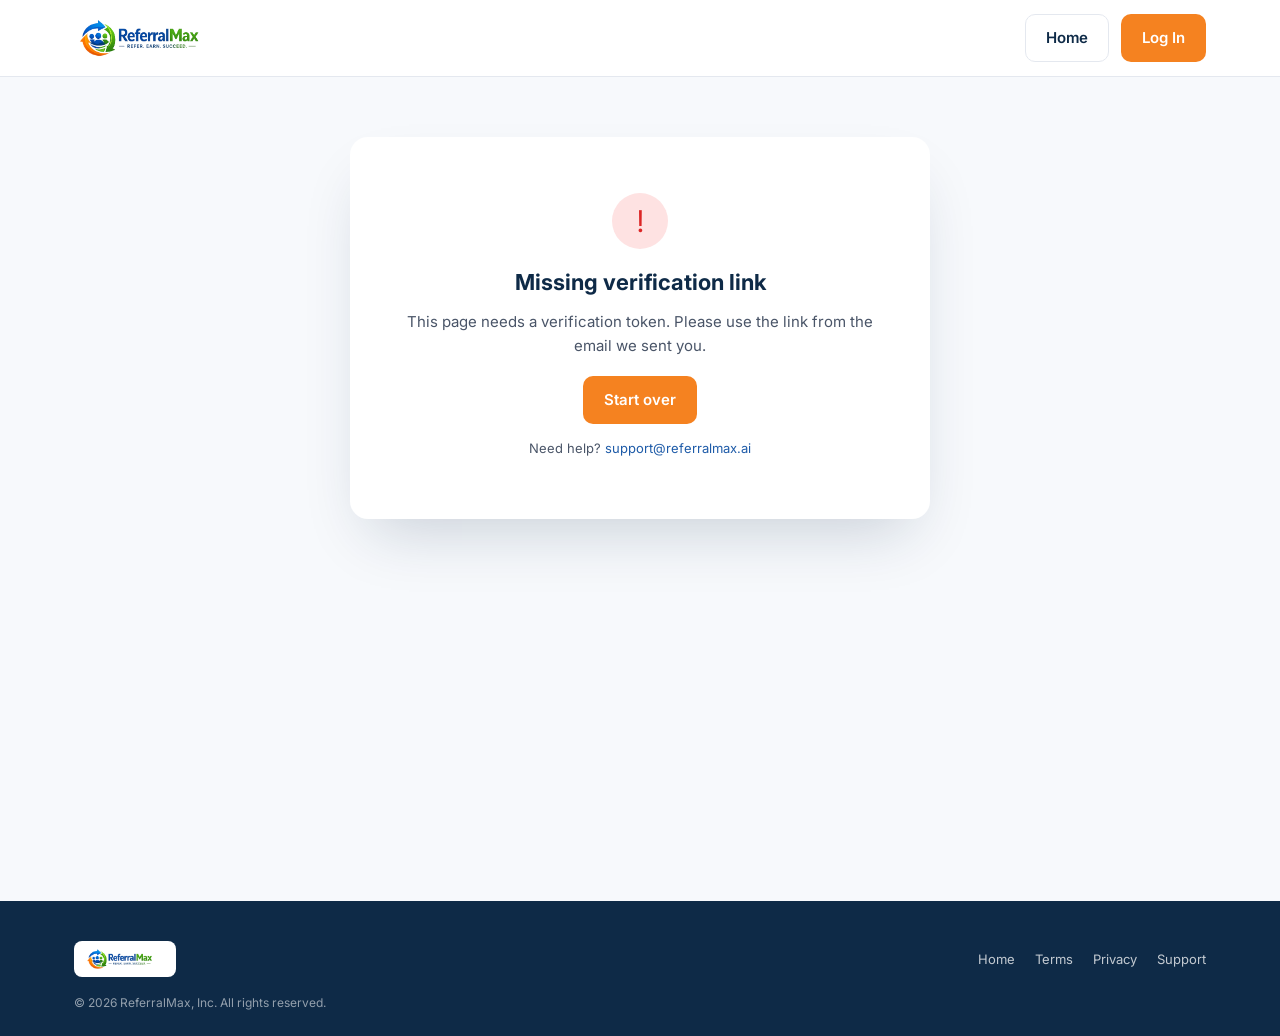
<file: verify-trial/index.html>
<!DOCTYPE html>
<html lang="en">
<head>
  <meta charset="UTF-8" />
  <meta name="viewport" content="width=device-width, initial-scale=1.0" />
  <title>Verify your trial — ReferralMax</title>
  <meta name="description" content="Confirm your email and complete your ReferralMax trial signup." />
  <meta name="robots" content="noindex, nofollow" />
  <link rel="icon" type="image/png" href="../assets/favicon.png" />
  <link rel="preconnect" href="https://fonts.googleapis.com" />
  <link rel="preconnect" href="https://fonts.gstatic.com" crossorigin />
  <link href="https://fonts.googleapis.com/css2?family=Inter:wght@400;500;600;700;800&display=swap" rel="stylesheet" />

  <style>
    :root {
      --blue:  #1E5BA8;
      --green: #2EB84C;
      --orange:#F58220;
      --navy:  #0E2A47;
      --cloud: #F7F9FC;
      --slate: #4A5568;
      --line:  #E4E8EF;
      --red:   #DC2626;
      --amber: #B45309;
    }
    * { box-sizing: border-box; margin: 0; padding: 0; }
    html { scroll-behavior: smooth; }
    body {
      font-family: 'Inter', -apple-system, BlinkMacSystemFont, sans-serif;
      color: var(--navy);
      background: #ffffff;
      line-height: 1.6;
      -webkit-font-smoothing: antialiased;
    }
    img { max-width: 100%; display: block; }
    a { color: var(--blue); text-decoration: none; }
    a:hover { text-decoration: underline; }
    .container { max-width: 1180px; margin: 0 auto; padding: 0 24px; }

    /* ---------- NAV ---------- */
    header.nav {
      position: sticky; top: 0; z-index: 50;
      background: rgba(255,255,255,0.92);
      backdrop-filter: saturate(1.2) blur(10px);
      border-bottom: 1px solid var(--line);
    }
    .nav-inner { display: flex; align-items: center; justify-content: space-between; height: 76px; }
    .logo { display: flex; align-items: center; gap: 10px; }
    .logo img { height: 44px; width: auto; }
    .nav-cta { display: flex; gap: 12px; align-items: center; }
    .btn {
      display: inline-block; padding: 11px 20px; border-radius: 10px;
      font-weight: 600; font-size: 15px; transition: all 0.15s ease;
      border: 1px solid transparent; cursor: pointer; color: inherit; text-decoration: none;
    }
    .btn-primary { background: var(--orange); color: #fff; }
    .btn-primary:hover { background: #da6f10; transform: translateY(-1px); text-decoration: none; }
    .btn-ghost { color: var(--navy); border: 1px solid var(--line); background: #fff; }
    .btn-ghost:hover { border-color: var(--blue); color: var(--blue); text-decoration: none; }

    /* ---------- PAGE LAYOUT ---------- */
    .page {
      background: var(--cloud);
      min-height: calc(100vh - 76px);
      padding: 60px 24px 80px;
    }
    .card-wrap { max-width: 580px; margin: 0 auto; }

    /* Step indicator */
    .steps {
      display: flex; align-items: center; justify-content: center; gap: 10px;
      margin-bottom: 28px; font-size: 13px; color: var(--slate);
    }
    .step-pill {
      display: flex; align-items: center; gap: 8px;
      padding: 8px 14px; border-radius: 999px;
      background: #fff; border: 1px solid var(--line);
    }
    .step-pill.done { background: #dcfce7; border-color: #bbf7d0; color: #166534; }
    .step-pill.active { background: #dbeafe; border-color: #bfdbfe; color: var(--blue); font-weight: 600; }
    .step-num {
      display: inline-flex; align-items: center; justify-content: center;
      width: 20px; height: 20px; border-radius: 50%;
      background: var(--line); color: var(--navy); font-size: 12px; font-weight: 700;
    }
    .step-pill.done .step-num { background: var(--green); color: #fff; }
    .step-pill.active .step-num { background: var(--blue); color: #fff; }

    /* Card shared style (matches index.html .signup-form-card) */
    .card {
      background: #fff; border-radius: 18px; padding: 40px 36px;
      box-shadow: 0 30px 60px -20px rgba(14,42,71,0.2);
      text-align: left;
    }
    .card h1 { font-size: 26px; font-weight: 800; color: var(--navy); margin-bottom: 8px; letter-spacing: -0.3px; }
    .card .lead { font-size: 15px; color: var(--slate); margin-bottom: 24px; }

    /* Form */
    .form-row { margin-bottom: 16px; }
    .form-row label { display: block; font-size: 13px; font-weight: 600; color: var(--navy); margin-bottom: 5px; }
    .form-row input, .form-row select {
      width: 100%; padding: 12px 14px; border: 1px solid var(--line); border-radius: 10px;
      font-size: 15px; font-family: inherit; color: var(--navy); background: #fff;
      transition: border-color 0.15s ease;
    }
    .form-row input:focus, .form-row select:focus { outline: none; border-color: var(--blue); }
    .form-row input:disabled, .form-row select:disabled {
      background: var(--cloud); color: var(--slate); cursor: not-allowed;
    }
    .form-grid-3 { display: grid; grid-template-columns: 2fr 1fr 1fr; gap: 12px; }
    .form-submit {
      width: 100%; padding: 14px; border: none; border-radius: 10px;
      background: var(--orange); color: #fff; font-size: 16px; font-weight: 700;
      cursor: pointer; transition: all 0.15s ease; font-family: inherit; margin-top: 8px;
    }
    .form-submit:hover:not(:disabled) { background: #da6f10; transform: translateY(-1px); }
    .form-submit:disabled { opacity: 0.7; cursor: not-allowed; }
    .form-note { font-size: 12px; color: var(--slate); text-align: center; margin-top: 12px; }

    /* States: spinner / icons */
    .spinner {
      width: 44px; height: 44px; margin: 8px auto 16px;
      border: 4px solid var(--line); border-top-color: var(--blue);
      border-radius: 50%; animation: spin 0.85s linear infinite;
    }
    @keyframes spin { to { transform: rotate(360deg); } }
    .icon-circle {
      width: 56px; height: 56px; border-radius: 50%;
      display: flex; align-items: center; justify-content: center;
      margin: 0 auto 16px; font-size: 30px;
    }
    .icon-circle.success { background: #dcfce7; color: var(--green); }
    .icon-circle.error   { background: #fee2e2; color: var(--red); }
    .icon-circle.warn    { background: #fef3c7; color: var(--amber); }

    .center-state { text-align: center; padding: 16px 8px 8px; }
    .center-state h2 { font-size: 22px; font-weight: 700; color: var(--navy); margin-bottom: 10px; }
    .center-state p  { font-size: 15px; color: var(--slate); margin-bottom: 12px; }

    /* Inline alert */
    .alert {
      border-radius: 10px; padding: 14px 16px; font-size: 14px;
      margin-bottom: 18px; line-height: 1.55;
    }
    .alert.error { background: #fef2f2; border: 1px solid #fecaca; color: #7f1d1d; }
    .alert.warn  { background: #fffbeb; border: 1px solid #fde68a; color: #78350f; }
    .alert strong { display: block; margin-bottom: 4px; color: inherit; }
    .alert .alert-actions { margin-top: 10px; display: flex; gap: 8px; flex-wrap: wrap; }
    .btn-inline {
      padding: 8px 14px; border-radius: 8px; font-size: 14px; font-weight: 600;
      border: 1px solid var(--line); background: #fff; color: var(--navy);
      cursor: pointer; font-family: inherit;
    }
    .btn-inline.primary { background: var(--blue); color: #fff; border-color: var(--blue); }
    .btn-inline:hover { transform: translateY(-1px); }

    /* Suggested-address card */
    .suggested {
      background: var(--cloud); border: 1px solid var(--line); border-radius: 10px;
      padding: 14px 16px; font-size: 14.5px; color: var(--navy); margin-bottom: 4px;
    }
    .suggested .label { font-size: 12px; font-weight: 600; color: var(--slate); text-transform: uppercase; letter-spacing: 0.4px; margin-bottom: 6px; }

    /* Address autocomplete dropdown */
    .ac-wrap { position: relative; }
    .ac-input-wrap { position: relative; }
    .ac-spinner {
      position: absolute; right: 12px; top: 50%; transform: translateY(-50%);
      width: 16px; height: 16px;
      border: 2px solid var(--line); border-top-color: var(--blue);
      border-radius: 50%; animation: spin 0.85s linear infinite;
      pointer-events: none;
    }
    .ac-dropdown {
      position: absolute; left: 0; right: 0; top: calc(100% + 4px); z-index: 10;
      background: #fff; border: 1px solid var(--line); border-radius: 10px;
      box-shadow: 0 12px 28px -8px rgba(14,42,71,0.18);
      max-height: 280px; overflow-y: auto;
    }
    .ac-item {
      padding: 10px 14px; font-size: 14.5px; color: var(--navy);
      cursor: pointer; border-bottom: 1px solid var(--line);
      line-height: 1.35;
    }
    .ac-item:last-child { border-bottom: none; }
    .ac-item:hover, .ac-item.active { background: var(--cloud); }
    .ac-item .ac-primary { font-weight: 600; }
    .ac-item .ac-secondary { font-size: 13px; color: var(--slate); margin-top: 2px; }
    .ac-attrib {
      padding: 6px 14px; font-size: 11px; color: var(--slate);
      background: var(--cloud); text-align: right; letter-spacing: 0.3px;
    }

    /* Final summary box */
    .summary {
      background: var(--cloud); border-radius: 12px; padding: 18px 20px;
      margin: 8px 0 20px; text-align: left; font-size: 14.5px;
    }
    .summary .summary-label { font-size: 12px; font-weight: 600; color: var(--slate); text-transform: uppercase; letter-spacing: 0.4px; margin-bottom: 6px; }
    .summary .summary-addr { color: var(--navy); line-height: 1.5; }

    /* Footer */
    footer { background: var(--navy); color: #fff; padding: 40px 0 24px; }
    .footer-grid {
      display: flex; justify-content: space-between; align-items: center;
      flex-wrap: wrap; gap: 16px;
    }
    .footer-grid img { height: 36px; background: #fff; padding: 6px 10px; border-radius: 8px; }
    .footer-links { font-size: 13px; opacity: 0.75; }
    .footer-links a { color: #fff; margin-left: 16px; text-decoration: none; }
    .footer-links a:hover { opacity: 1; }
    .footer-copy { font-size: 12px; opacity: 0.55; margin-top: 16px; }

    @media (max-width: 560px) {
      .nav-inner { height: 60px; }
      .logo img { height: 34px; }
      .nav-cta .btn { padding: 8px 12px; font-size: 13px; }
      .page { padding: 32px 16px 60px; }
      .card { padding: 28px 22px; }
      .card h1 { font-size: 22px; }
      .form-grid-3 { grid-template-columns: 1fr; }
      .steps { flex-wrap: wrap; }
    }

    [hidden] { display: none !important; }
  </style>
</head>
<body>

  <!-- NAV -->
  <header class="nav">
    <div class="container nav-inner">
      <a href="../index.html" class="logo">
        <img src="../assets/ReferralMax_Logo.png" alt="ReferralMax" />
      </a>
      <div class="nav-cta">
        <a href="../index.html" class="btn btn-ghost">Home</a>
        <a href="https://app.referralmax.ai/login" class="btn btn-primary">Log In</a>
      </div>
    </div>
  </header>

  <!-- PAGE -->
  <section class="page">
    <div class="card-wrap">

      <!-- Step indicator -->
      <div class="steps" id="steps">
        <div class="step-pill done"><span class="step-num">✓</span> Sign up</div>
        <div class="step-pill done"><span class="step-num">✓</span> Verify email</div>
        <div class="step-pill active" id="stepAddress"><span class="step-num">3</span> Confirm address</div>
      </div>

      <!-- ── State 1: Verifying token (initial) ───────────────────────── -->
      <div class="card" id="stateVerifying">
        <div class="center-state">
          <div class="spinner"></div>
          <h2>Verifying your email…</h2>
          <p>One moment while we confirm your link.</p>
        </div>
      </div>

      <!-- ── State 2: Token invalid / expired / missing ───────────────── -->
      <div class="card" id="stateInvalidToken" hidden>
        <div class="center-state">
          <div class="icon-circle error">!</div>
          <h2 id="invalidTitle">This link can't be used.</h2>
          <p id="invalidMessage">Your verification link is invalid or has expired.</p>
          <p style="margin-top: 18px;">
            <a href="../index.html#cta" class="btn btn-primary" style="display:inline-block;">Start over</a>
          </p>
          <p style="margin-top: 14px; font-size: 13px;">
            Need help? <a href="mailto:support@referralmax.ai">support@referralmax.ai</a>
          </p>
        </div>
      </div>

      <!-- ── State 3: Verified — show address form ────────────────────── -->
      <div class="card" id="stateAddressForm" hidden>
        <h1 id="addressTitle">You're verified!</h1>
        <p class="lead" id="addressLead">
          Last step: confirm the mailing address for <strong id="addressCompany">your business</strong>. We use this to ship welcome packets and reward fulfillment for your customers.
        </p>

        <!-- Suggested-address banner (Lob came back with a correction). -->
        <div class="alert warn" id="suggestionAlert" hidden>
          <strong id="suggestionTitle">We couldn't verify that address.</strong>
          <span id="suggestionMessage">Please double-check it and try again.</span>
          <div class="suggested" id="suggestionBox" hidden style="margin-top: 10px;">
            <div class="label">Did you mean:</div>
            <div id="suggestionAddr">—</div>
          </div>
          <div class="alert-actions" id="suggestionActions" hidden>
            <button type="button" class="btn-inline primary" id="useSuggestionBtn">Use this address</button>
            <button type="button" class="btn-inline" id="dismissSuggestionBtn">No, keep what I entered</button>
          </div>
        </div>

        <!-- Generic error banner (network failure, server error, etc.) -->
        <div class="alert error" id="addressError" hidden>
          <strong>Something went wrong.</strong>
          <span id="addressErrorMessage">Please try again.</span>
        </div>

        <form id="addressForm" autocomplete="on" novalidate>
          <div class="form-row ac-wrap">
            <label for="primary_line">Street address</label>
            <div class="ac-input-wrap">
              <input type="text" id="primary_line" autocomplete="off" placeholder="123 Main St" required role="combobox" aria-autocomplete="list" aria-expanded="false" aria-controls="acDropdown" />
              <div class="ac-spinner" id="acSpinner" hidden></div>
            </div>
            <div class="ac-dropdown" id="acDropdown" role="listbox" hidden></div>
          </div>
          <div class="form-row">
            <label for="secondary_line">Suite / unit <span style="color:var(--slate);font-weight:400;">(optional)</span></label>
            <input type="text" id="secondary_line" autocomplete="address-line2" placeholder="Suite 200" />
          </div>
          <div class="form-grid-3">
            <div class="form-row">
              <label for="city">City</label>
              <input type="text" id="city" autocomplete="address-level2" placeholder="Phoenix" required />
            </div>
            <div class="form-row">
              <label for="state">State</label>
              <select id="state" autocomplete="address-level1" required>
                <option value="">—</option>
                <option>AL</option><option>AK</option><option>AZ</option><option>AR</option>
                <option>CA</option><option>CO</option><option>CT</option><option>DE</option>
                <option>DC</option><option>FL</option><option>GA</option><option>HI</option>
                <option>ID</option><option>IL</option><option>IN</option><option>IA</option>
                <option>KS</option><option>KY</option><option>LA</option><option>ME</option>
                <option>MD</option><option>MA</option><option>MI</option><option>MN</option>
                <option>MS</option><option>MO</option><option>MT</option><option>NE</option>
                <option>NV</option><option>NH</option><option>NJ</option><option>NM</option>
                <option>NY</option><option>NC</option><option>ND</option><option>OH</option>
                <option>OK</option><option>OR</option><option>PA</option><option>RI</option>
                <option>SC</option><option>SD</option><option>TN</option><option>TX</option>
                <option>UT</option><option>VT</option><option>VA</option><option>WA</option>
                <option>WV</option><option>WI</option><option>WY</option>
              </select>
            </div>
            <div class="form-row">
              <label for="zip_code">ZIP</label>
              <input type="text" id="zip_code" autocomplete="postal-code" placeholder="85001" inputmode="numeric" pattern="\d{5}(-\d{4})?" required />
            </div>
          </div>
          <button type="submit" class="form-submit" id="addressSubmitBtn">Confirm address &amp; finish setup</button>
          <p class="form-note">By submitting, you agree to our <a href="../terms/">Terms of Service</a> and <a href="../privacy/">Privacy Policy</a>.</p>
        </form>
      </div>

      <!-- ── State 4: Final success ───────────────────────────────────── -->
      <div class="card" id="stateDone" hidden>
        <div class="center-state">
          <div class="icon-circle success">✓</div>
          <h2 id="doneTitle">You're all set!</h2>
          <p id="doneLead">Your trial signup is complete. Our team is reviewing your details and will reach out within one business day to get your account activated.</p>
        </div>
        <div class="summary">
          <div class="summary-label">Confirmed mailing address</div>
          <div class="summary-addr" id="doneAddress">—</div>
        </div>
        <p style="text-align:center; font-size: 13px; color: var(--slate);">
          Questions? <a href="mailto:support@referralmax.ai">support@referralmax.ai</a>
        </p>
      </div>

    </div>
  </section>

  <!-- FOOTER -->
  <footer>
    <div class="container">
      <div class="footer-grid">
        <img src="../assets/ReferralMax_Logo.png" alt="ReferralMax" />
        <div class="footer-links">
          <a href="../index.html">Home</a>
          <a href="../terms/">Terms</a>
          <a href="../privacy/">Privacy</a>
          <a href="mailto:support@referralmax.ai">Support</a>
        </div>
      </div>
      <div class="footer-copy">© 2026 ReferralMax, Inc. All rights reserved.</div>
    </div>
  </footer>

  <script>
    // ── Configuration ───────────────────────────────────────────────
    const SUPABASE_URL = 'https://bacpbsbvgumykdqqqahj.supabase.co';
    // Public anon key — safe to embed in client-side code (RLS enforces access).
    const SUPABASE_ANON_KEY = 'eyJhbGciOiJIUzI1NiIsInR5cCI6IkpXVCJ9.eyJpc3MiOiJzdXBhYmFzZSIsInJlZiI6ImJhY3Bic2J2Z3VteWtkcXFxYWhqIiwicm9sZSI6ImFub24iLCJpYXQiOjE3NzYyMjQxMjMsImV4cCI6MjA5MTgwMDEyM30.qjGEGDEI_uA2utrFbBDzib0Llq3kE3JIprVM9pM1tR4';
    const VALIDATE_ADDRESS_URL = `${SUPABASE_URL}/functions/v1/validate-trial-address`;
    const VERIFY_EMAIL_RPC_URL = `${SUPABASE_URL}/rest/v1/rpc/verify_trial_email`;
    const AUTOCOMPLETE_URL    = `${SUPABASE_URL}/functions/v1/autocomplete-trial-address`;

    // ── State helpers ──────────────────────────────────────────────
    const states = {
      verifying:    document.getElementById('stateVerifying'),
      invalidToken: document.getElementById('stateInvalidToken'),
      addressForm:  document.getElementById('stateAddressForm'),
      done:         document.getElementById('stateDone'),
    };
    function showState(name) {
      Object.entries(states).forEach(([k, el]) => { el.hidden = (k !== name); });
      // Steps only matter while we're inside the funnel (verifying / addressForm)
      document.getElementById('steps').hidden = (name === 'invalidToken' || name === 'done');
      window.scrollTo({ top: 0, behavior: 'smooth' });
    }

    // Pull token from URL.
    const TOKEN = new URLSearchParams(window.location.search).get('token');

    // ── Step 1: verify email token ──────────────────────────────────
    async function verifyToken() {
      if (!TOKEN) {
        return showInvalid('Missing verification link', 'This page needs a verification token. Please use the link from the email we sent you.');
      }
      try {
        const res = await fetch(VERIFY_EMAIL_RPC_URL, {
          method: 'POST',
          headers: {
            'apikey': SUPABASE_ANON_KEY,
            'Authorization': `Bearer ${SUPABASE_ANON_KEY}`,
            'Content-Type': 'application/json',
          },
          body: JSON.stringify({ p_token: TOKEN }),
        });
        const data = await res.json().catch(() => null);
        // verify_trial_email returns SETOF rows → array
        const result = Array.isArray(data) ? data[0] : data;

        if (!res.ok || !result || result.success === false) {
          const msg = (result && result.message) || 'Your verification link is invalid or has expired.';
          return showInvalid('This link can\'t be used.', msg);
        }

        // Success — populate address form intro and switch states.
        if (result.first_name) {
          document.getElementById('addressTitle').textContent =
            `You're verified, ${result.first_name}!`;
        }
        if (result.company) {
          document.getElementById('addressCompany').textContent = result.company;
        }
        showState('addressForm');
        document.getElementById('primary_line').focus();
      } catch (err) {
        showInvalid('We couldn\'t reach our servers.',
          'Please check your internet connection and refresh the page. If this keeps happening, email support@referralmax.ai.');
      }
    }

    function showInvalid(title, message) {
      document.getElementById('invalidTitle').textContent = title;
      document.getElementById('invalidMessage').textContent = message;
      showState('invalidToken');
    }

    // ── Step 2: submit address ──────────────────────────────────────
    const addressForm = document.getElementById('addressForm');
    const addressSubmitBtn = document.getElementById('addressSubmitBtn');
    const addressErrorBox = document.getElementById('addressError');
    const addressErrorMessage = document.getElementById('addressErrorMessage');
    const suggestionAlert = document.getElementById('suggestionAlert');
    const suggestionTitle = document.getElementById('suggestionTitle');
    const suggestionMessage = document.getElementById('suggestionMessage');
    const suggestionBox = document.getElementById('suggestionBox');
    const suggestionAddr = document.getElementById('suggestionAddr');
    const suggestionActions = document.getElementById('suggestionActions');
    const useSuggestionBtn = document.getElementById('useSuggestionBtn');
    const dismissSuggestionBtn = document.getElementById('dismissSuggestionBtn');

    let pendingSuggestion = null; // last suggested address from Lob, if any

    function clearAlerts() {
      addressErrorBox.hidden = true;
      suggestionAlert.hidden = true;
      suggestionBox.hidden = true;
      suggestionActions.hidden = true;
      pendingSuggestion = null;
    }
    function showError(message) {
      addressErrorMessage.textContent = message || 'Please try again.';
      addressErrorBox.hidden = false;
    }

    function applySuggestion(suggestion) {
      // Lob returns standardized fields. Be defensive about shapes:
      // either a flat object with primary_line/city/state/zip_code,
      // or a single 'address' string.
      if (!suggestion) return;
      if (suggestion.primary_line)   document.getElementById('primary_line').value = suggestion.primary_line;
      if (suggestion.secondary_line) document.getElementById('secondary_line').value = suggestion.secondary_line;
      if (suggestion.city)           document.getElementById('city').value = suggestion.city;
      if (suggestion.state)          document.getElementById('state').value = suggestion.state;
      if (suggestion.zip_code)       document.getElementById('zip_code').value = suggestion.zip_code;
    }

    function formatAddress(a) {
      if (!a) return '';
      if (typeof a === 'string') return a;
      const line2 = a.secondary_line ? `, ${a.secondary_line}` : '';
      const parts = [
        `${a.primary_line || ''}${line2}`.trim(),
        [a.city, a.state].filter(Boolean).join(', '),
        a.zip_code || '',
      ].filter(Boolean);
      return parts.join(' · ');
    }

    useSuggestionBtn.addEventListener('click', () => {
      applySuggestion(pendingSuggestion);
      clearAlerts();
      addressForm.requestSubmit();
    });
    dismissSuggestionBtn.addEventListener('click', () => {
      // User insists on what they typed. We can't bypass Lob from the client,
      // so just hide the banner and let them tweak fields manually.
      suggestionAlert.hidden = true;
    });

    addressForm.addEventListener('submit', async (e) => {
      e.preventDefault();
      clearAlerts();
      addressSubmitBtn.disabled = true;
      const originalLabel = addressSubmitBtn.textContent;
      addressSubmitBtn.textContent = 'Validating address…';

      const payload = {
        token: TOKEN,
        primary_line:   document.getElementById('primary_line').value.trim(),
        secondary_line: document.getElementById('secondary_line').value.trim(),
        city:           document.getElementById('city').value.trim(),
        state:          document.getElementById('state').value,
        zip_code:       document.getElementById('zip_code').value.trim(),
      };

      try {
        const res = await fetch(VALIDATE_ADDRESS_URL, {
          method: 'POST',
          headers: { 'Content-Type': 'application/json' },
          body: JSON.stringify(payload),
        });
        const data = await res.json().catch(() => ({}));

        if (res.status === 422) {
          // Lob returned undeliverable but possibly with a suggestion.
          const suggestion = data.suggested_address || data.standardized_address || null;
          pendingSuggestion = suggestion;
          suggestionTitle.textContent = 'We couldn\'t verify that address.';
          suggestionMessage.textContent = data.message || 'Please double-check it and try again.';
          if (suggestion) {
            suggestionAddr.textContent = formatAddress(suggestion);
            suggestionBox.hidden = false;
            suggestionActions.hidden = false;
          }
          suggestionAlert.hidden = false;
          return;
        }

        if (!res.ok || data.success === false) {
          throw new Error(data.error || data.message || 'Something went wrong validating that address.');
        }

        // ── Success ──
        document.getElementById('doneAddress').textContent =
          formatAddress(data.standardized_address) || formatAddress(payload);
        showState('done');
      } catch (err) {
        showError(err.message || 'Please try again, or email support@referralmax.ai for help.');
      } finally {
        addressSubmitBtn.disabled = false;
        addressSubmitBtn.textContent = originalLabel;
      }
    });

    // ── Address autocomplete (Lob US Autocompletions via EF) ───────
    // As the user types in the street address, fetch suggestions and show
    // a dropdown. Selecting one populates city/state/zip in one shot.
    // The EF gates by token + email_verified, so this only works for
    // verified leads — same trust boundary as validate-trial-address.
    (function initAutocomplete() {
      const input    = document.getElementById('primary_line');
      const dropdown = document.getElementById('acDropdown');
      const spinner  = document.getElementById('acSpinner');
      const cityInput  = document.getElementById('city');
      const stateInput = document.getElementById('state');
      const zipInput   = document.getElementById('zip_code');

      let debounceTimer = null;
      let activeRequestId = 0;       // for racing requests — only the latest wins
      let suggestions = [];           // last rendered suggestion set
      let activeIdx = -1;             // keyboard-highlighted item
      let suppressNextFetch = false;  // set true after picking a suggestion

      function closeDropdown() {
        dropdown.hidden = true;
        dropdown.innerHTML = '';
        activeIdx = -1;
        input.setAttribute('aria-expanded', 'false');
      }

      function renderSuggestions(items) {
        suggestions = items;
        if (!items.length) { closeDropdown(); return; }
        dropdown.innerHTML = items.map((s, i) => `
          <div class="ac-item" role="option" data-idx="${i}">
            <div class="ac-primary">${escapeHtml(s.primary_line)}</div>
            <div class="ac-secondary">${escapeHtml(s.city)}, ${escapeHtml(s.state)} ${escapeHtml(s.zip_code)}</div>
          </div>
        `).join('') + '<div class="ac-attrib">Suggestions by Lob</div>';
        dropdown.hidden = false;
        activeIdx = -1;
        input.setAttribute('aria-expanded', 'true');
      }

      function escapeHtml(str) {
        return String(str ?? '')
          .replace(/&/g, '&amp;').replace(/</g, '&lt;').replace(/>/g, '&gt;')
          .replace(/"/g, '&quot;').replace(/'/g, '&#39;');
      }

      function applySelection(s) {
        suppressNextFetch = true;
        input.value      = s.primary_line || '';
        cityInput.value  = s.city || '';
        stateInput.value = s.state || '';
        zipInput.value   = s.zip_code || '';
        closeDropdown();
        // Move focus to the optional "suite/unit" field so the user can
        // add it without breaking flow, or skip straight to submit.
        const secondary = document.getElementById('secondary_line');
        if (secondary) secondary.focus();
      }

      function setActive(idx) {
        const items = dropdown.querySelectorAll('.ac-item');
        items.forEach(el => el.classList.remove('active'));
        if (idx >= 0 && idx < items.length) {
          items[idx].classList.add('active');
          items[idx].scrollIntoView({ block: 'nearest' });
        }
        activeIdx = idx;
      }

      async function fetchSuggestions(prefix) {
        const reqId = ++activeRequestId;
        spinner.hidden = false;
        try {
          const res = await fetch(AUTOCOMPLETE_URL, {
            method: 'POST',
            headers: { 'Content-Type': 'application/json' },
            body: JSON.stringify({
              token: TOKEN,
              address_prefix: prefix,
              // City/state/zip biases — pass current values if user filled them
              city:     cityInput.value.trim() || undefined,
              state:    stateInput.value || undefined,
              zip_code: zipInput.value.trim() || undefined,
            }),
          });
          // Discard if a newer request has been issued in the meantime.
          if (reqId !== activeRequestId) return;
          const data = await res.json().catch(() => ({}));
          renderSuggestions(Array.isArray(data.suggestions) ? data.suggestions : []);
        } catch {
          // Network failure — silently degrade. User can still type the address.
          if (reqId === activeRequestId) closeDropdown();
        } finally {
          if (reqId === activeRequestId) spinner.hidden = true;
        }
      }

      // ── Event wiring ─────────────────────────────────────────────
      input.addEventListener('input', () => {
        if (suppressNextFetch) { suppressNextFetch = false; return; }
        clearTimeout(debounceTimer);
        const prefix = input.value.trim();
        if (prefix.length < 4) { closeDropdown(); spinner.hidden = true; return; }
        debounceTimer = setTimeout(() => fetchSuggestions(prefix), 250);
      });

      input.addEventListener('keydown', (e) => {
        const open = !dropdown.hidden && suggestions.length > 0;
        if (e.key === 'ArrowDown') {
          if (!open) return;
          e.preventDefault();
          setActive((activeIdx + 1) % suggestions.length);
        } else if (e.key === 'ArrowUp') {
          if (!open) return;
          e.preventDefault();
          setActive(activeIdx <= 0 ? suggestions.length - 1 : activeIdx - 1);
        } else if (e.key === 'Enter') {
          if (open && activeIdx >= 0) {
            e.preventDefault();
            applySelection(suggestions[activeIdx]);
          }
          // Otherwise let the browser submit the form normally.
        } else if (e.key === 'Escape') {
          if (open) { e.preventDefault(); closeDropdown(); }
        }
      });

      // Click on a suggestion → fill fields. We listen on the dropdown
      // (delegation) instead of binding per-item so we don't have to rebind
      // on every render.
      dropdown.addEventListener('mousedown', (e) => {
        // mousedown (not click) so the input doesn't blur and close us first.
        const item = e.target.closest('.ac-item');
        if (!item) return;
        e.preventDefault();
        const idx = parseInt(item.dataset.idx, 10);
        if (!isNaN(idx) && suggestions[idx]) applySelection(suggestions[idx]);
      });

      // Hide on outside click.
      document.addEventListener('click', (e) => {
        if (!e.target.closest('.ac-wrap')) closeDropdown();
      });

      // Hide if user tabs away from the address field area.
      input.addEventListener('blur', () => {
        // Defer so a click on a suggestion still registers.
        setTimeout(() => {
          if (!document.activeElement || !document.activeElement.closest('.ac-wrap')) {
            closeDropdown();
          }
        }, 150);
      });
    })();

    // Kick off the verification as soon as the page loads.
    verifyToken();
  </script>
</body>
</html>
</file>
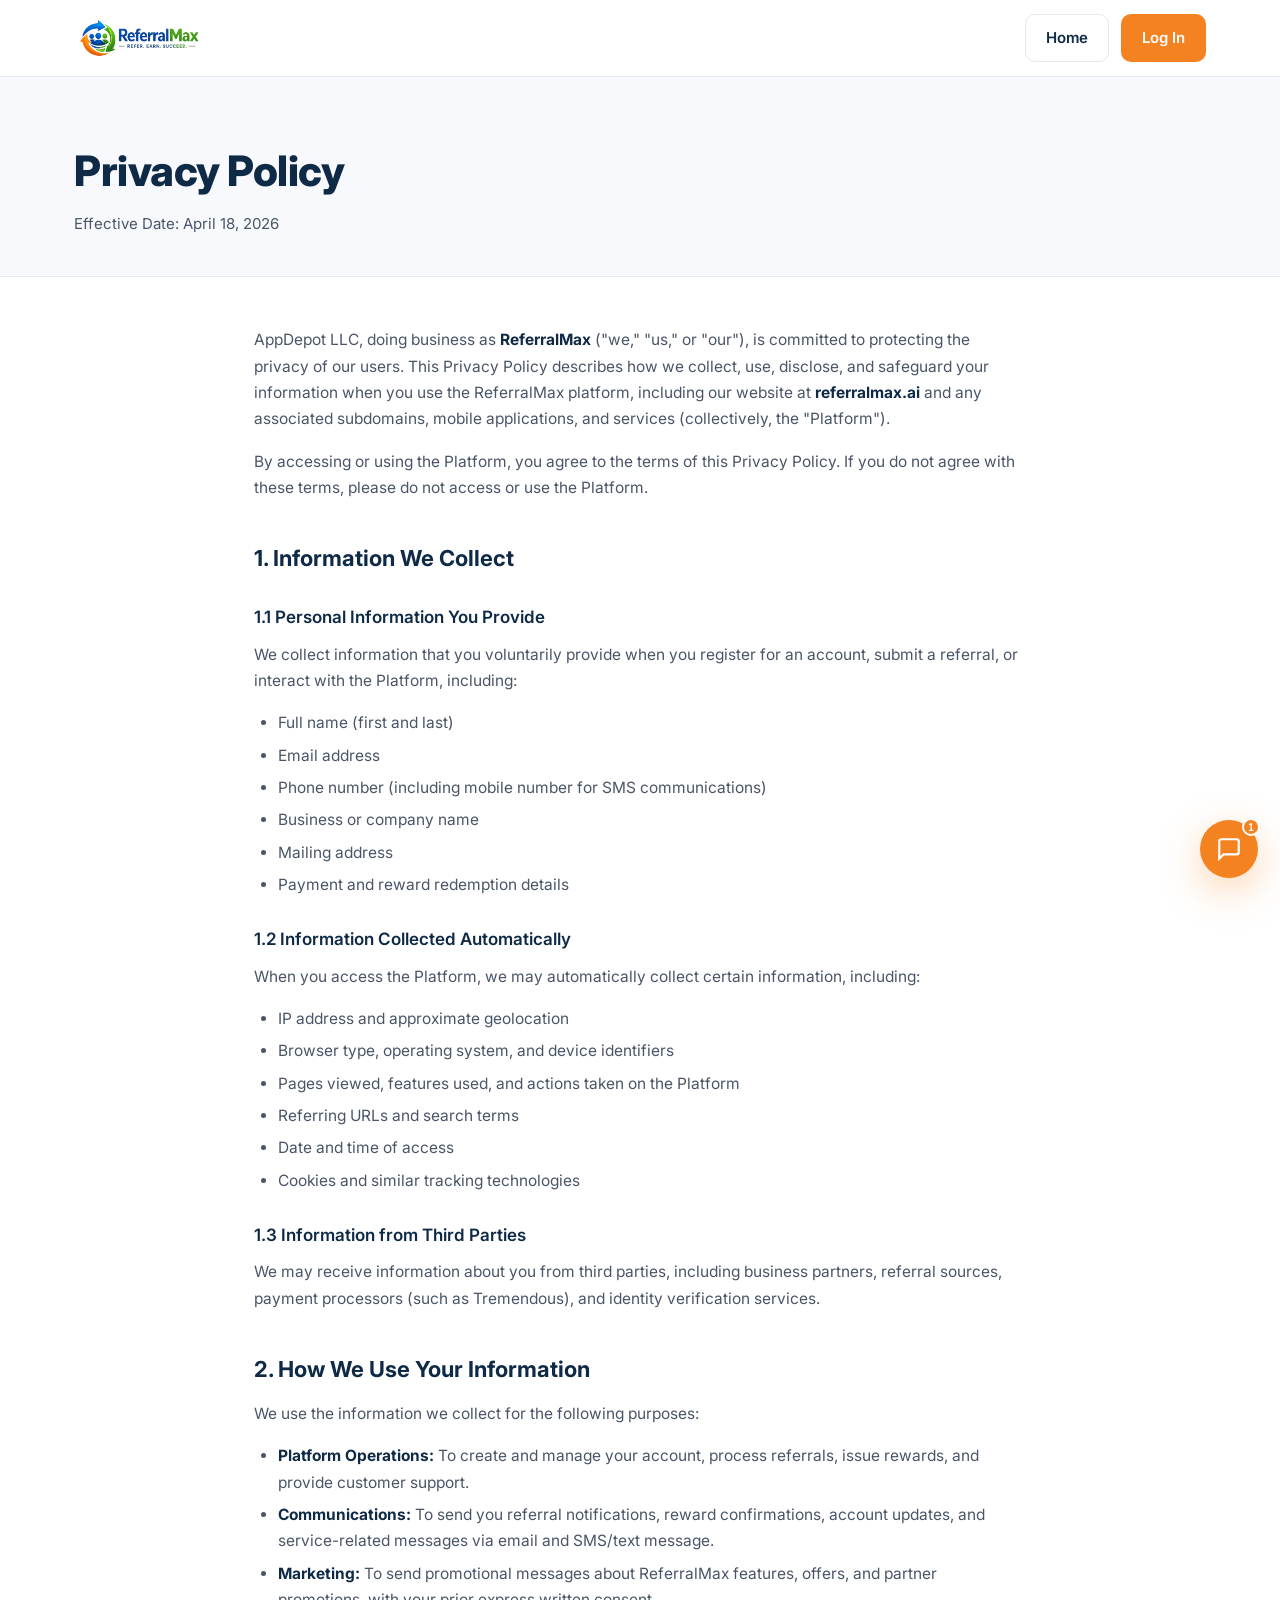
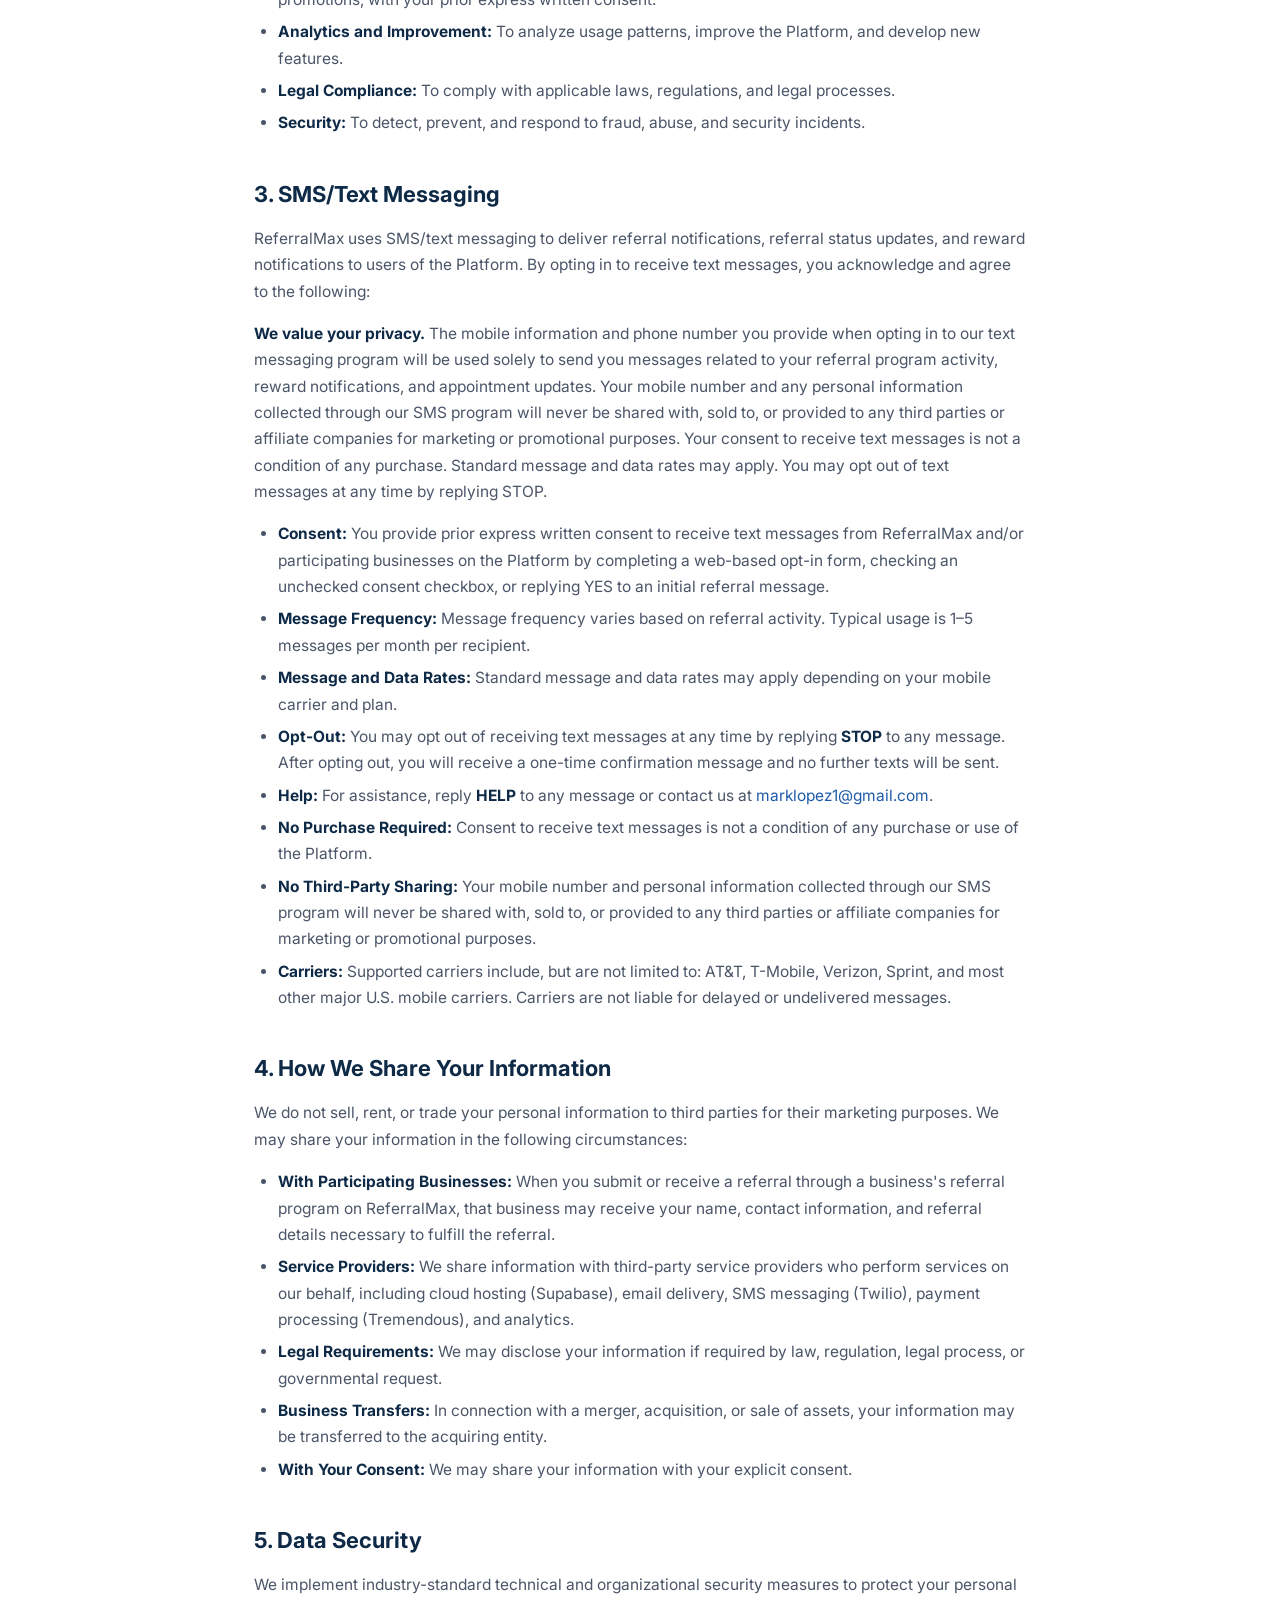
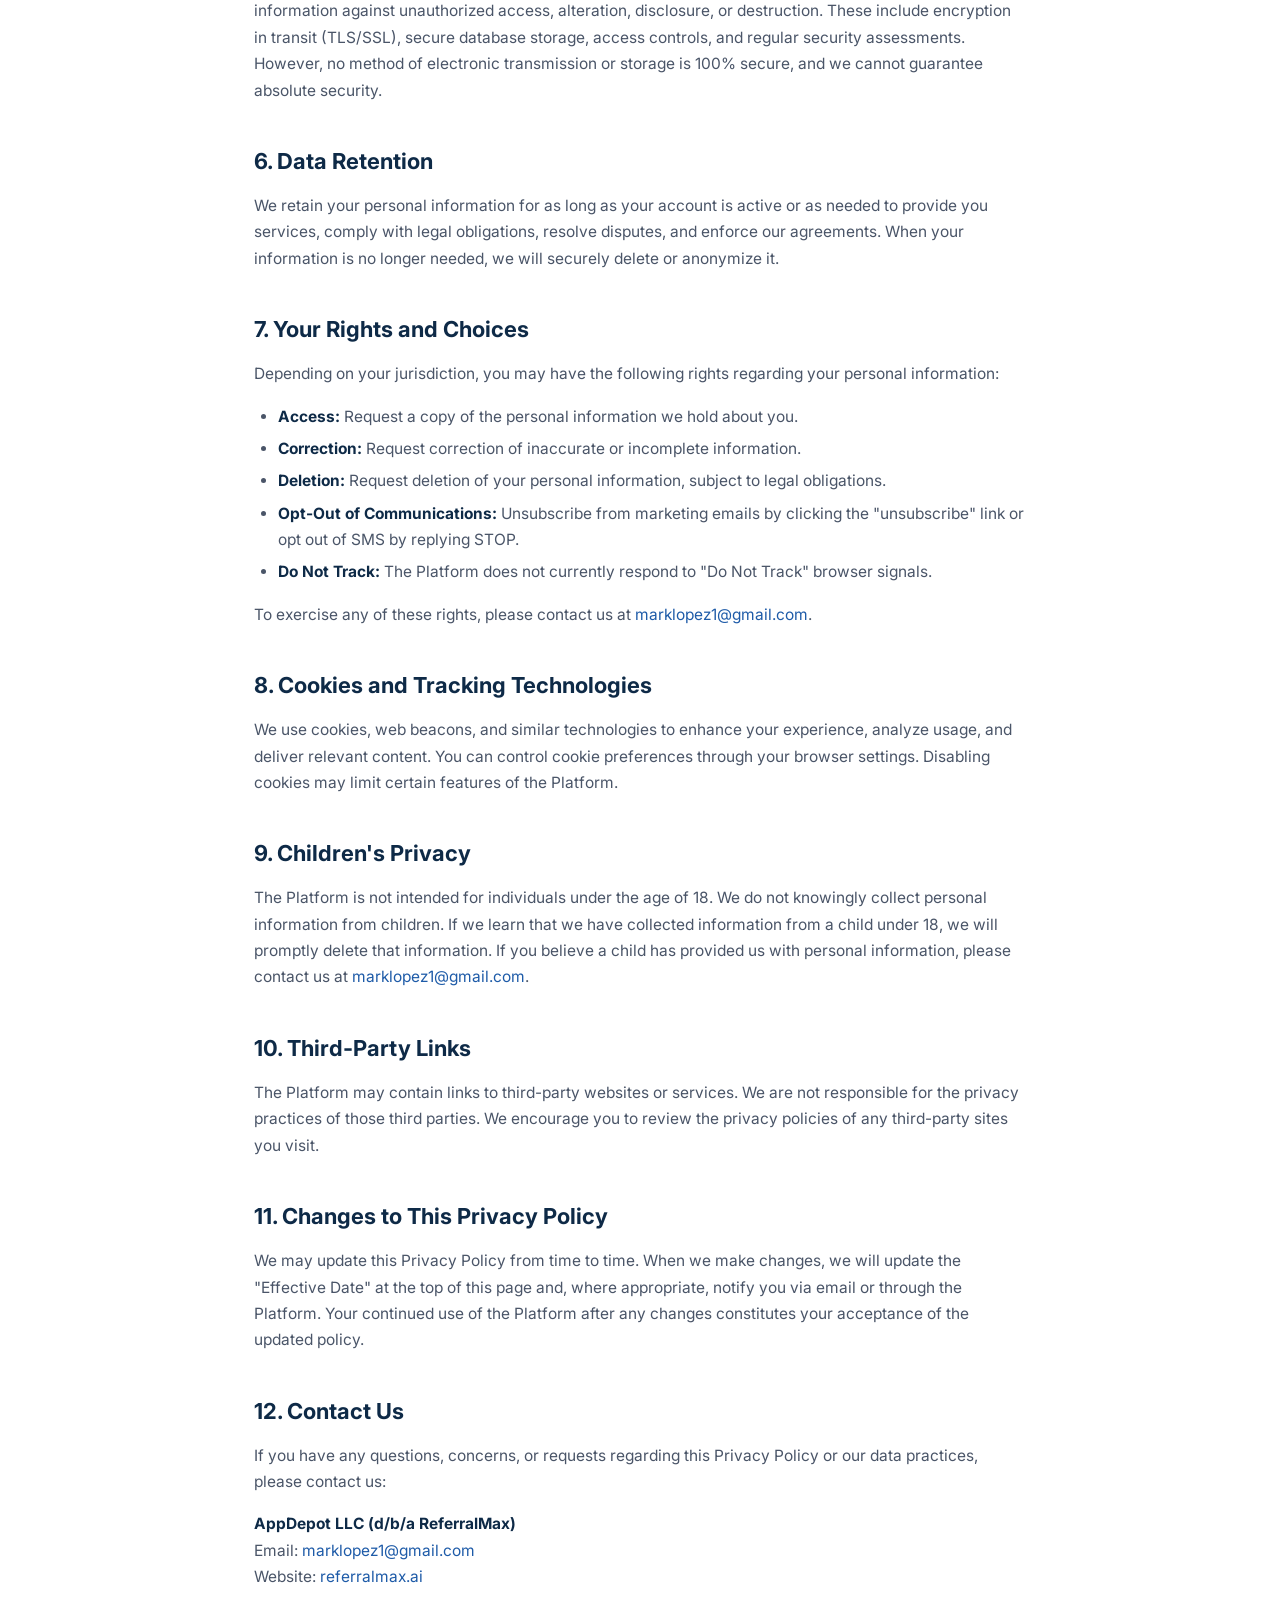
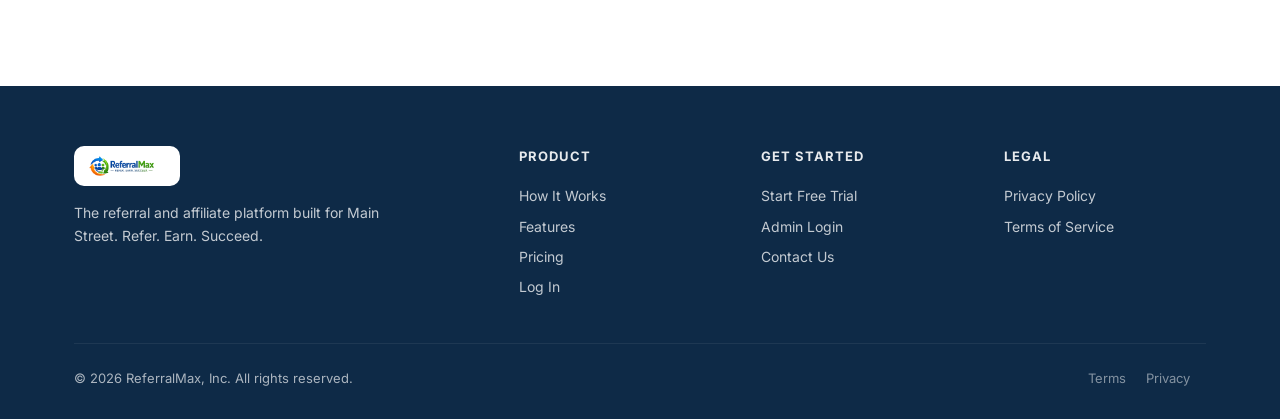
<file: privacy.html>
<!DOCTYPE html>
<html lang="en">
<head>
  <meta charset="UTF-8" />
  <meta name="viewport" content="width=device-width, initial-scale=1.0" />
  <title>Privacy Policy — ReferralMax</title>
  <meta name="description" content="ReferralMax Privacy Policy. Learn how we collect, use, and protect your personal information." />
  <link rel="icon" type="image/png" href="assets/favicon.png" />
  <link rel="preconnect" href="https://fonts.googleapis.com" />
  <link rel="preconnect" href="https://fonts.gstatic.com" crossorigin />
  <link href="https://fonts.googleapis.com/css2?family=Inter:wght@400;500;600;700;800&display=swap" rel="stylesheet" />

  <style>
    :root {
      --blue:  #1E5BA8;
      --green: #2EB84C;
      --orange:#F58220;
      --navy:  #0E2A47;
      --cloud: #F7F9FC;
      --slate: #4A5568;
      --line:  #E4E8EF;
    }
    * { box-sizing: border-box; margin: 0; padding: 0; }
    html { scroll-behavior: smooth; }
    body {
      font-family: 'Inter', -apple-system, BlinkMacSystemFont, sans-serif;
      color: var(--navy);
      background: #ffffff;
      line-height: 1.6;
      -webkit-font-smoothing: antialiased;
    }
    img { max-width: 100%; display: block; }
    a { color: var(--blue); text-decoration: none; }
    a:hover { text-decoration: underline; }

    .container { max-width: 1180px; margin: 0 auto; padding: 0 24px; }

    /* ---------- NAV ---------- */
    header.nav {
      position: sticky; top: 0; z-index: 50;
      background: rgba(255,255,255,0.92);
      backdrop-filter: saturate(1.2) blur(10px);
      border-bottom: 1px solid var(--line);
    }
    .nav-inner {
      display: flex; align-items: center; justify-content: space-between;
      height: 76px;
    }
    .logo { display: flex; align-items: center; gap: 10px; }
    .logo img { height: 44px; width: auto; }
    .nav-cta { display: flex; gap: 12px; align-items: center; }
    .btn {
      display: inline-block; padding: 11px 20px; border-radius: 10px;
      font-weight: 600; font-size: 15px; transition: all 0.15s ease;
      border: 1px solid transparent; cursor: pointer; color: inherit; text-decoration: none;
    }
    .btn-primary { background: var(--orange); color: #fff; }
    .btn-primary:hover { background: #da6f10; transform: translateY(-1px); text-decoration: none; }
    .btn-ghost { color: var(--navy); border: 1px solid var(--line); background: #fff; }
    .btn-ghost:hover { border-color: var(--blue); color: var(--blue); text-decoration: none; }

    /* ---------- PAGE CONTENT ---------- */
    .page-header {
      background: var(--cloud);
      padding: 60px 0 40px;
      border-bottom: 1px solid var(--line);
    }
    .page-header h1 {
      font-size: 42px; font-weight: 800; letter-spacing: -0.5px; margin-bottom: 8px;
    }
    .page-header .effective {
      font-size: 15px; color: var(--slate);
    }

    .content {
      max-width: 820px;
      margin: 0 auto;
      padding: 50px 24px 80px;
    }
    .content h2 {
      font-size: 22px; font-weight: 700; margin-top: 40px; margin-bottom: 14px;
      color: var(--navy);
    }
    .content h3 {
      font-size: 17px; font-weight: 600; margin-top: 28px; margin-bottom: 10px;
      color: var(--navy);
    }
    .content p {
      font-size: 15.5px; line-height: 1.7; color: var(--slate); margin-bottom: 16px;
    }
    .content ul {
      margin: 0 0 16px 24px; color: var(--slate); font-size: 15.5px; line-height: 1.7;
    }
    .content ul li { margin-bottom: 6px; }
    .content strong { color: var(--navy); }

    /* ---------- FOOTER ---------- */
    footer { background: var(--navy); color: #fff; padding: 60px 0 30px; }
    .footer-grid { display: grid; grid-template-columns: 2fr 1fr 1fr 1fr; gap: 40px; margin-bottom: 40px; }
    .footer-grid img { height: 40px; margin-bottom: 16px; background: #fff; padding: 8px 12px; border-radius: 10px; }
    .footer-grid p.tag { font-size: 14px; opacity: 0.75; max-width: 320px; }
    .footer-col h5 { font-size: 13px; font-weight: 700; letter-spacing: 1px; text-transform: uppercase; margin-bottom: 14px; opacity: 0.9; }
    .footer-col a { display: block; font-size: 14px; opacity: 0.75; padding: 4px 0; color: #fff; text-decoration: none; }
    .footer-col a:hover { opacity: 1; text-decoration: none; }
    .footer-bottom {
      border-top: 1px solid rgba(255,255,255,0.1); padding-top: 24px;
      display: flex; justify-content: space-between; align-items: center; flex-wrap: wrap; gap: 16px;
      font-size: 13px; opacity: 0.65;
    }
    .footer-bottom a { color: #fff; text-decoration: none; }
    .footer-bottom a:hover { text-decoration: none; opacity: 1; }

    @media (max-width: 860px) {
      .footer-grid { grid-template-columns: 1fr 1fr; }
    }
    @media (max-width: 560px) {
      .nav-inner { height: 60px; }
      .logo img { height: 34px; }
      .nav-cta .btn { padding: 8px 12px; font-size: 13px; }
      .page-header { padding: 40px 0 28px; }
      .page-header h1 { font-size: 28px; }
      .content { padding: 30px 24px 60px; }
      .content h2 { font-size: 19px; }
      .footer-grid { grid-template-columns: 1fr; }
    }
  </style>
  <link rel="stylesheet" href="assets/chat-widget.css" />
</head>
<body>

  <!-- NAV -->
  <header class="nav">
    <div class="container nav-inner">
      <a href="index.html" class="logo">
        <img src="assets/ReferralMax_Logo.png" alt="ReferralMax" />
      </a>
      <div class="nav-cta">
        <a href="index.html" class="btn btn-ghost">Home</a>
        <a href="https://app.referralmax.ai/login" class="btn btn-primary">Log In</a>
      </div>
    </div>
  </header>

  <!-- PAGE HEADER -->
  <section class="page-header">
    <div class="container">
      <h1>Privacy Policy</h1>
      <p class="effective">Effective Date: April 18, 2026</p>
    </div>
  </section>

  <!-- CONTENT -->
  <div class="content">

    <p>AppDepot LLC, doing business as <strong>ReferralMax</strong> ("we," "us," or "our"), is committed to protecting the privacy of our users. This Privacy Policy describes how we collect, use, disclose, and safeguard your information when you use the ReferralMax platform, including our website at <strong>referralmax.ai</strong> and any associated subdomains, mobile applications, and services (collectively, the "Platform").</p>

    <p>By accessing or using the Platform, you agree to the terms of this Privacy Policy. If you do not agree with these terms, please do not access or use the Platform.</p>

    <h2>1. Information We Collect</h2>

    <h3>1.1 Personal Information You Provide</h3>
    <p>We collect information that you voluntarily provide when you register for an account, submit a referral, or interact with the Platform, including:</p>
    <ul>
      <li>Full name (first and last)</li>
      <li>Email address</li>
      <li>Phone number (including mobile number for SMS communications)</li>
      <li>Business or company name</li>
      <li>Mailing address</li>
      <li>Payment and reward redemption details</li>
    </ul>

    <h3>1.2 Information Collected Automatically</h3>
    <p>When you access the Platform, we may automatically collect certain information, including:</p>
    <ul>
      <li>IP address and approximate geolocation</li>
      <li>Browser type, operating system, and device identifiers</li>
      <li>Pages viewed, features used, and actions taken on the Platform</li>
      <li>Referring URLs and search terms</li>
      <li>Date and time of access</li>
      <li>Cookies and similar tracking technologies</li>
    </ul>

    <h3>1.3 Information from Third Parties</h3>
    <p>We may receive information about you from third parties, including business partners, referral sources, payment processors (such as Tremendous), and identity verification services.</p>

    <h2>2. How We Use Your Information</h2>
    <p>We use the information we collect for the following purposes:</p>
    <ul>
      <li><strong>Platform Operations:</strong> To create and manage your account, process referrals, issue rewards, and provide customer support.</li>
      <li><strong>Communications:</strong> To send you referral notifications, reward confirmations, account updates, and service-related messages via email and SMS/text message.</li>
      <li><strong>Marketing:</strong> To send promotional messages about ReferralMax features, offers, and partner promotions, with your prior express written consent.</li>
      <li><strong>Analytics and Improvement:</strong> To analyze usage patterns, improve the Platform, and develop new features.</li>
      <li><strong>Legal Compliance:</strong> To comply with applicable laws, regulations, and legal processes.</li>
      <li><strong>Security:</strong> To detect, prevent, and respond to fraud, abuse, and security incidents.</li>
    </ul>

    <h2>3. SMS/Text Messaging</h2>
    <p>ReferralMax uses SMS/text messaging to deliver referral notifications, referral status updates, and reward notifications to users of the Platform. By opting in to receive text messages, you acknowledge and agree to the following:</p>
    <p><strong>We value your privacy.</strong> The mobile information and phone number you provide when opting in to our text messaging program will be used solely to send you messages related to your referral program activity, reward notifications, and appointment updates. Your mobile number and any personal information collected through our SMS program will never be shared with, sold to, or provided to any third parties or affiliate companies for marketing or promotional purposes. Your consent to receive text messages is not a condition of any purchase. Standard message and data rates may apply. You may opt out of text messages at any time by replying STOP.</p>
    <ul>
      <li><strong>Consent:</strong> You provide prior express written consent to receive text messages from ReferralMax and/or participating businesses on the Platform by completing a web-based opt-in form, checking an unchecked consent checkbox, or replying YES to an initial referral message.</li>
      <li><strong>Message Frequency:</strong> Message frequency varies based on referral activity. Typical usage is 1–5 messages per month per recipient.</li>
      <li><strong>Message and Data Rates:</strong> Standard message and data rates may apply depending on your mobile carrier and plan.</li>
      <li><strong>Opt-Out:</strong> You may opt out of receiving text messages at any time by replying <strong>STOP</strong> to any message. After opting out, you will receive a one-time confirmation message and no further texts will be sent.</li>
      <li><strong>Help:</strong> For assistance, reply <strong>HELP</strong> to any message or contact us at <a href="mailto:marklopez1@gmail.com">marklopez1@gmail.com</a>.</li>
      <li><strong>No Purchase Required:</strong> Consent to receive text messages is not a condition of any purchase or use of the Platform.</li>
      <li><strong>No Third-Party Sharing:</strong> Your mobile number and personal information collected through our SMS program will never be shared with, sold to, or provided to any third parties or affiliate companies for marketing or promotional purposes.</li>
      <li><strong>Carriers:</strong> Supported carriers include, but are not limited to: AT&T, T-Mobile, Verizon, Sprint, and most other major U.S. mobile carriers. Carriers are not liable for delayed or undelivered messages.</li>
    </ul>

    <h2>4. How We Share Your Information</h2>
    <p>We do not sell, rent, or trade your personal information to third parties for their marketing purposes. We may share your information in the following circumstances:</p>
    <ul>
      <li><strong>With Participating Businesses:</strong> When you submit or receive a referral through a business's referral program on ReferralMax, that business may receive your name, contact information, and referral details necessary to fulfill the referral.</li>
      <li><strong>Service Providers:</strong> We share information with third-party service providers who perform services on our behalf, including cloud hosting (Supabase), email delivery, SMS messaging (Twilio), payment processing (Tremendous), and analytics.</li>
      <li><strong>Legal Requirements:</strong> We may disclose your information if required by law, regulation, legal process, or governmental request.</li>
      <li><strong>Business Transfers:</strong> In connection with a merger, acquisition, or sale of assets, your information may be transferred to the acquiring entity.</li>
      <li><strong>With Your Consent:</strong> We may share your information with your explicit consent.</li>
    </ul>

    <h2>5. Data Security</h2>
    <p>We implement industry-standard technical and organizational security measures to protect your personal information against unauthorized access, alteration, disclosure, or destruction. These include encryption in transit (TLS/SSL), secure database storage, access controls, and regular security assessments. However, no method of electronic transmission or storage is 100% secure, and we cannot guarantee absolute security.</p>

    <h2>6. Data Retention</h2>
    <p>We retain your personal information for as long as your account is active or as needed to provide you services, comply with legal obligations, resolve disputes, and enforce our agreements. When your information is no longer needed, we will securely delete or anonymize it.</p>

    <h2>7. Your Rights and Choices</h2>
    <p>Depending on your jurisdiction, you may have the following rights regarding your personal information:</p>
    <ul>
      <li><strong>Access:</strong> Request a copy of the personal information we hold about you.</li>
      <li><strong>Correction:</strong> Request correction of inaccurate or incomplete information.</li>
      <li><strong>Deletion:</strong> Request deletion of your personal information, subject to legal obligations.</li>
      <li><strong>Opt-Out of Communications:</strong> Unsubscribe from marketing emails by clicking the "unsubscribe" link or opt out of SMS by replying STOP.</li>
      <li><strong>Do Not Track:</strong> The Platform does not currently respond to "Do Not Track" browser signals.</li>
    </ul>
    <p>To exercise any of these rights, please contact us at <a href="mailto:marklopez1@gmail.com">marklopez1@gmail.com</a>.</p>

    <h2>8. Cookies and Tracking Technologies</h2>
    <p>We use cookies, web beacons, and similar technologies to enhance your experience, analyze usage, and deliver relevant content. You can control cookie preferences through your browser settings. Disabling cookies may limit certain features of the Platform.</p>

    <h2>9. Children's Privacy</h2>
    <p>The Platform is not intended for individuals under the age of 18. We do not knowingly collect personal information from children. If we learn that we have collected information from a child under 18, we will promptly delete that information. If you believe a child has provided us with personal information, please contact us at <a href="mailto:marklopez1@gmail.com">marklopez1@gmail.com</a>.</p>

    <h2>10. Third-Party Links</h2>
    <p>The Platform may contain links to third-party websites or services. We are not responsible for the privacy practices of those third parties. We encourage you to review the privacy policies of any third-party sites you visit.</p>

    <h2>11. Changes to This Privacy Policy</h2>
    <p>We may update this Privacy Policy from time to time. When we make changes, we will update the "Effective Date" at the top of this page and, where appropriate, notify you via email or through the Platform. Your continued use of the Platform after any changes constitutes your acceptance of the updated policy.</p>

    <h2>12. Contact Us</h2>
    <p>If you have any questions, concerns, or requests regarding this Privacy Policy or our data practices, please contact us:</p>
    <p>
      <strong>AppDepot LLC (d/b/a ReferralMax)</strong><br />
      Email: <a href="mailto:marklopez1@gmail.com">marklopez1@gmail.com</a><br />
      Website: <a href="https://referralmax.ai/">referralmax.ai</a>
    </p>

  </div>

  <!-- FOOTER -->
  <footer>
    <div class="container">
      <div class="footer-grid">
        <div>
          <img src="assets/ReferralMax_Logo.png" alt="ReferralMax" />
          <p class="tag">The referral and affiliate platform built for Main Street. Refer. Earn. Succeed.</p>
        </div>
        <div class="footer-col">
          <h5>Product</h5>
          <a href="index.html#how">How It Works</a>
          <a href="index.html#features">Features</a>
          <a href="index.html#pricing">Pricing</a>
          <a href="https://app.referralmax.ai/login">Log In</a>
        </div>
        <div class="footer-col">
          <h5>Get Started</h5>
          <a href="index.html#cta">Start Free Trial</a>
          <a href="https://app.referralmax.ai/login">Admin Login</a>
          <a href="mailto:support@referralmax.ai">Contact Us</a>
        </div>
        <div class="footer-col">
          <h5>Legal</h5>
          <a href="privacy.html">Privacy Policy</a>
          <a href="terms.html">Terms of Service</a>
        </div>
      </div>
      <div class="footer-bottom">
        <div>&copy; 2026 ReferralMax, Inc. All rights reserved.</div>
        <div>
          <a href="terms.html" style="opacity:0.75; margin-right: 16px;">Terms</a>
          <a href="privacy.html" style="opacity:0.75; margin-right: 16px;">Privacy</a>
        </div>
      </div>
    </div>
  </footer>

  <script src="assets/chat-widget.js" defer></script>
</body>
</html>
</file>
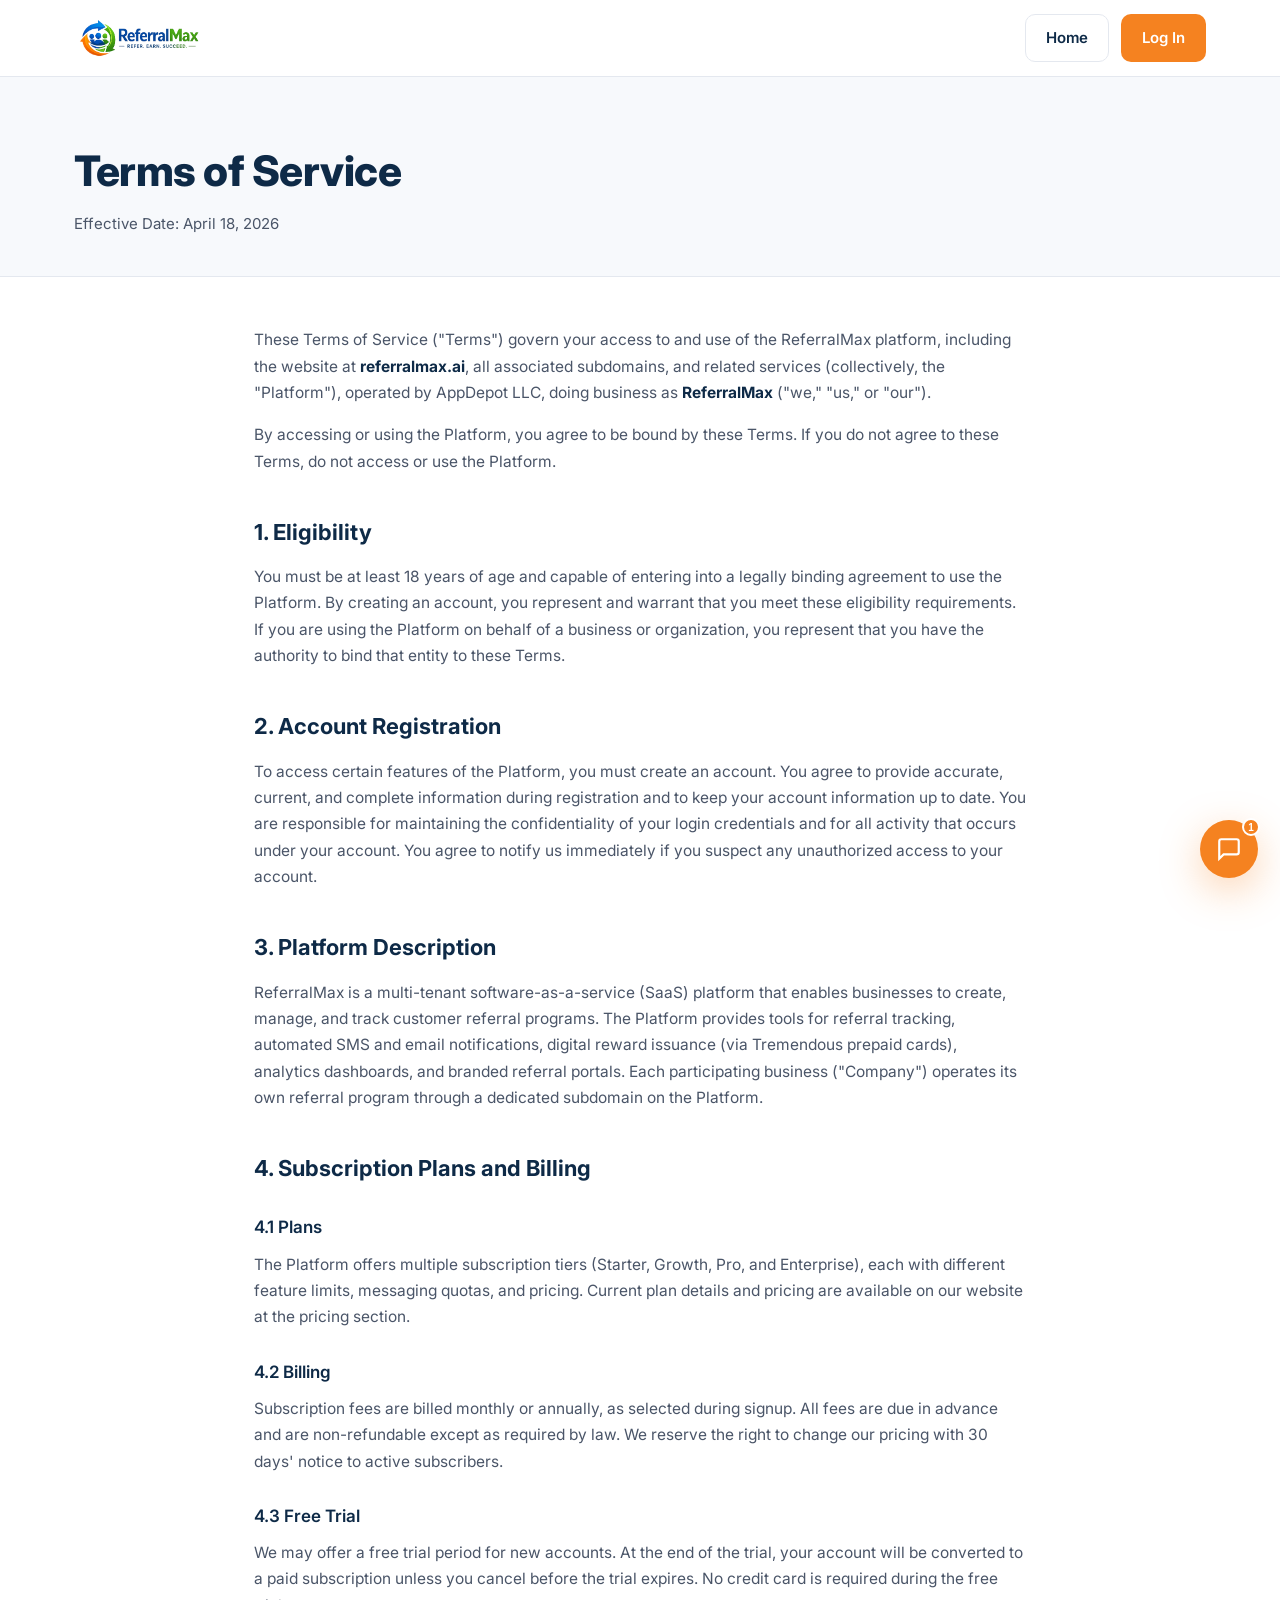
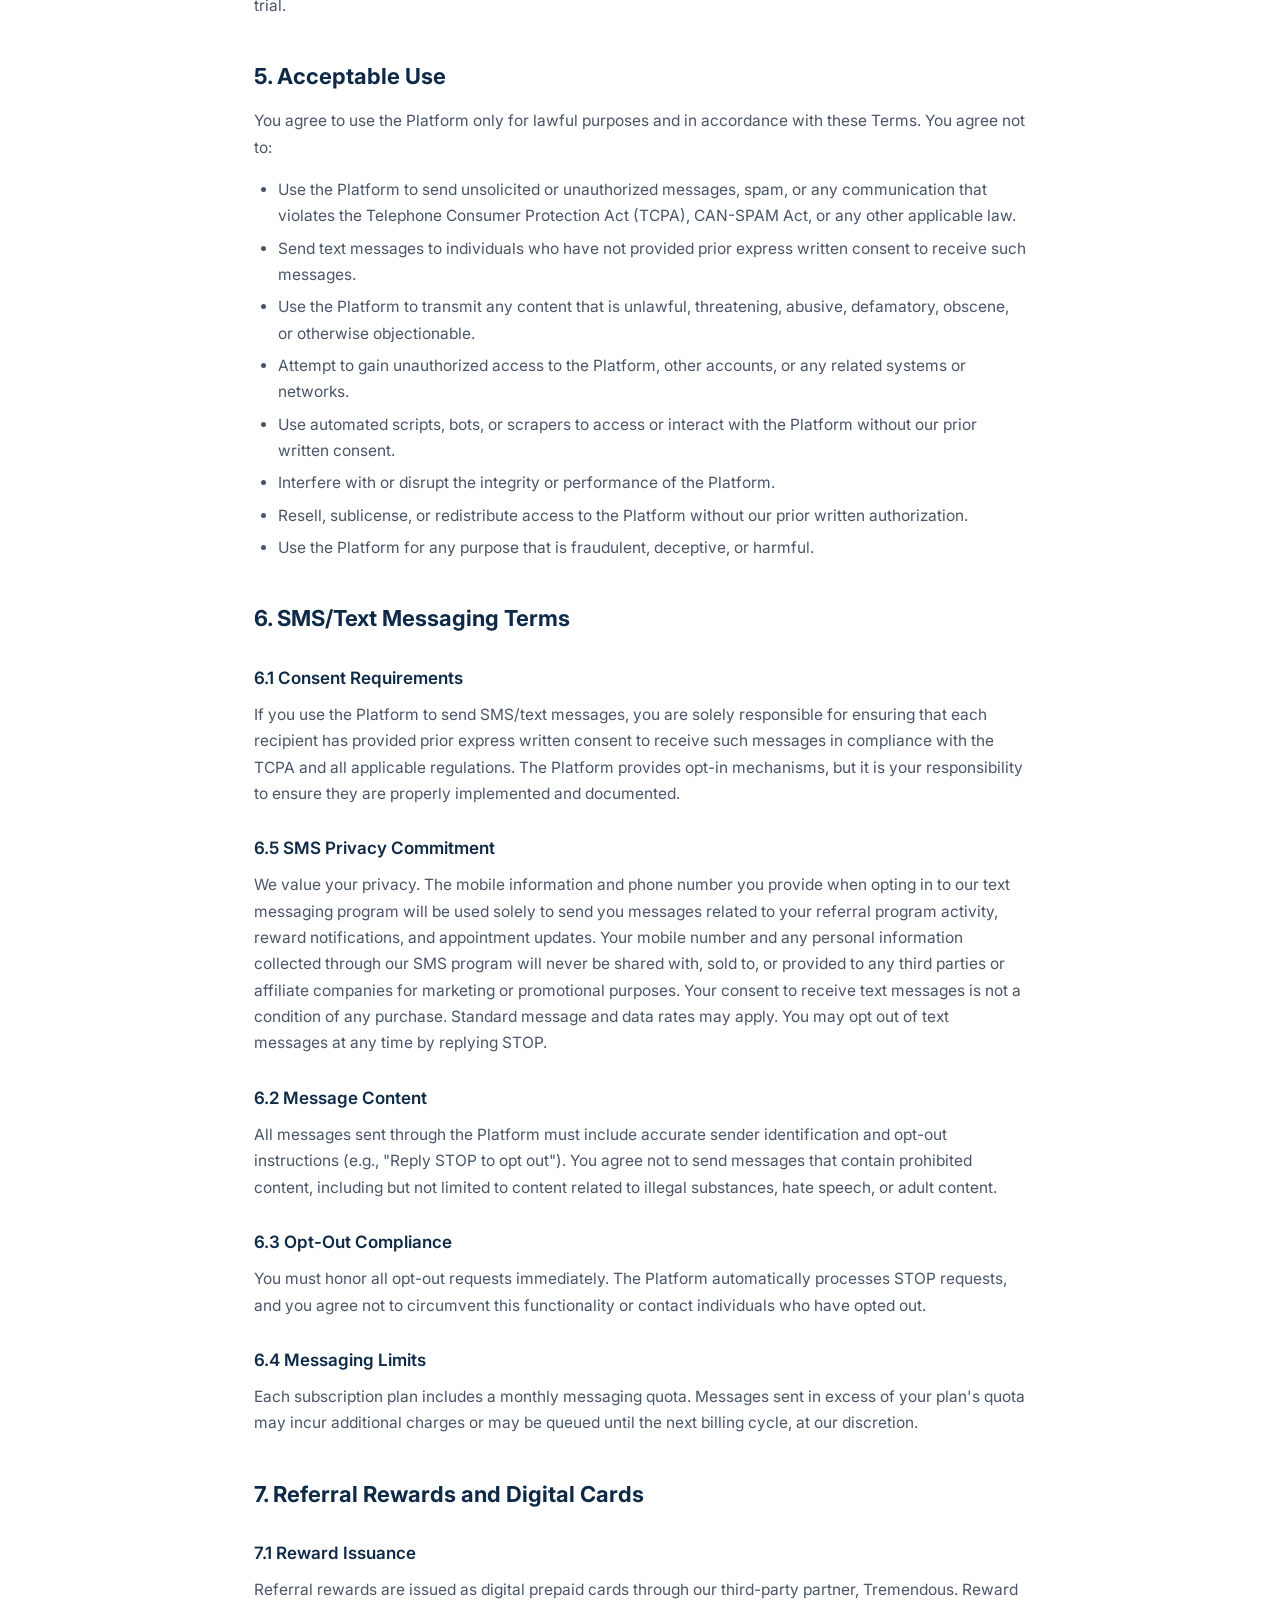
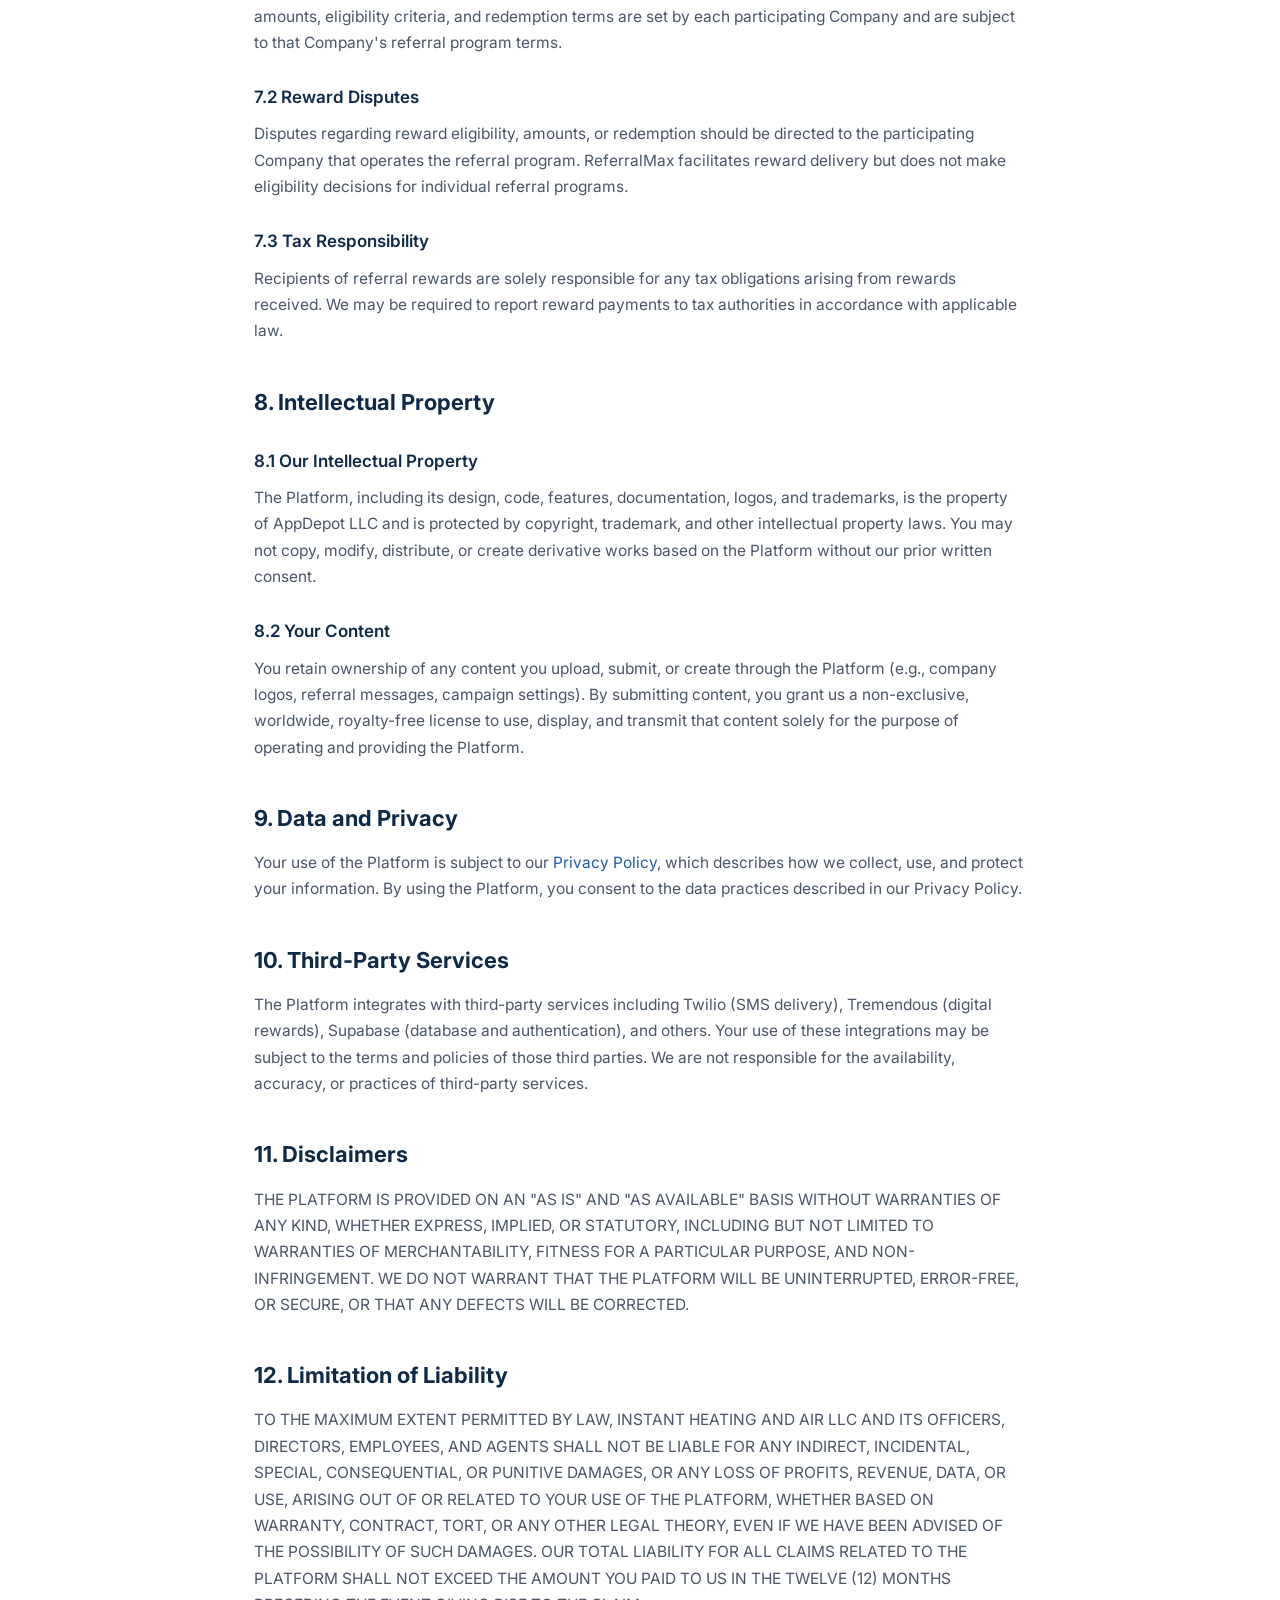
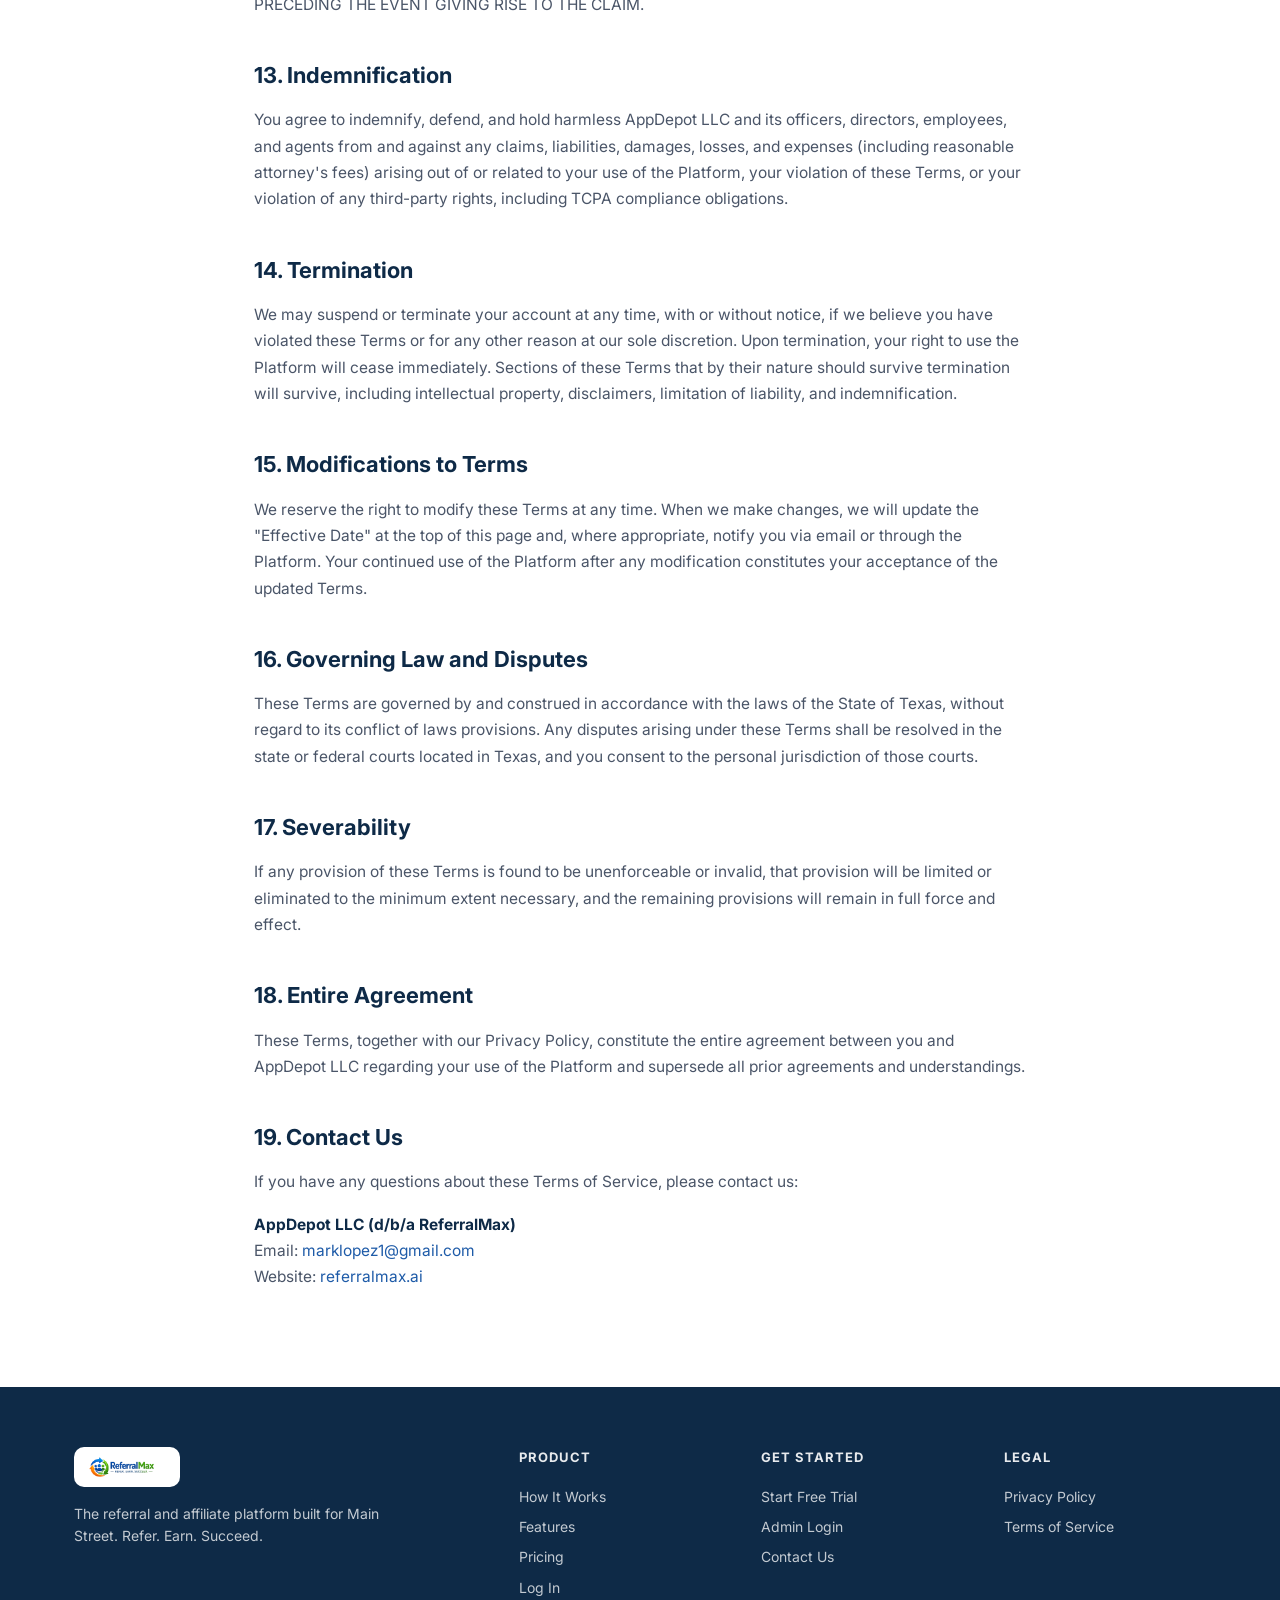
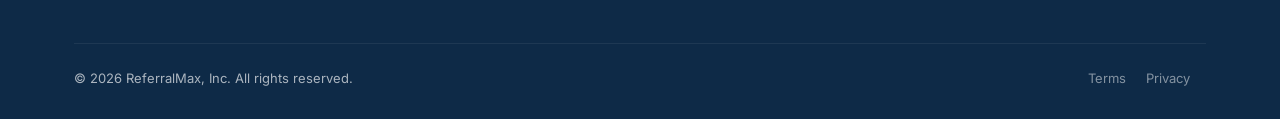
<file: terms.html>
<!DOCTYPE html>
<html lang="en">
<head>
  <meta charset="UTF-8" />
  <meta name="viewport" content="width=device-width, initial-scale=1.0" />
  <title>Terms of Service — ReferralMax</title>
  <meta name="description" content="ReferralMax Terms of Service. Review the terms and conditions for using the ReferralMax platform." />
  <link rel="icon" type="image/png" href="assets/favicon.png" />
  <link rel="preconnect" href="https://fonts.googleapis.com" />
  <link rel="preconnect" href="https://fonts.gstatic.com" crossorigin />
  <link href="https://fonts.googleapis.com/css2?family=Inter:wght@400;500;600;700;800&display=swap" rel="stylesheet" />

  <style>
    :root {
      --blue:  #1E5BA8;
      --green: #2EB84C;
      --orange:#F58220;
      --navy:  #0E2A47;
      --cloud: #F7F9FC;
      --slate: #4A5568;
      --line:  #E4E8EF;
    }
    * { box-sizing: border-box; margin: 0; padding: 0; }
    html { scroll-behavior: smooth; }
    body {
      font-family: 'Inter', -apple-system, BlinkMacSystemFont, sans-serif;
      color: var(--navy);
      background: #ffffff;
      line-height: 1.6;
      -webkit-font-smoothing: antialiased;
    }
    img { max-width: 100%; display: block; }
    a { color: var(--blue); text-decoration: none; }
    a:hover { text-decoration: underline; }

    .container { max-width: 1180px; margin: 0 auto; padding: 0 24px; }

    /* ---------- NAV ---------- */
    header.nav {
      position: sticky; top: 0; z-index: 50;
      background: rgba(255,255,255,0.92);
      backdrop-filter: saturate(1.2) blur(10px);
      border-bottom: 1px solid var(--line);
    }
    .nav-inner {
      display: flex; align-items: center; justify-content: space-between;
      height: 76px;
    }
    .logo { display: flex; align-items: center; gap: 10px; }
    .logo img { height: 44px; width: auto; }
    .nav-cta { display: flex; gap: 12px; align-items: center; }
    .btn {
      display: inline-block; padding: 11px 20px; border-radius: 10px;
      font-weight: 600; font-size: 15px; transition: all 0.15s ease;
      border: 1px solid transparent; cursor: pointer; color: inherit; text-decoration: none;
    }
    .btn-primary { background: var(--orange); color: #fff; }
    .btn-primary:hover { background: #da6f10; transform: translateY(-1px); text-decoration: none; }
    .btn-ghost { color: var(--navy); border: 1px solid var(--line); background: #fff; }
    .btn-ghost:hover { border-color: var(--blue); color: var(--blue); text-decoration: none; }

    /* ---------- PAGE CONTENT ---------- */
    .page-header {
      background: var(--cloud);
      padding: 60px 0 40px;
      border-bottom: 1px solid var(--line);
    }
    .page-header h1 {
      font-size: 42px; font-weight: 800; letter-spacing: -0.5px; margin-bottom: 8px;
    }
    .page-header .effective {
      font-size: 15px; color: var(--slate);
    }

    .content {
      max-width: 820px;
      margin: 0 auto;
      padding: 50px 24px 80px;
    }
    .content h2 {
      font-size: 22px; font-weight: 700; margin-top: 40px; margin-bottom: 14px;
      color: var(--navy);
    }
    .content h3 {
      font-size: 17px; font-weight: 600; margin-top: 28px; margin-bottom: 10px;
      color: var(--navy);
    }
    .content p {
      font-size: 15.5px; line-height: 1.7; color: var(--slate); margin-bottom: 16px;
    }
    .content ul, .content ol {
      margin: 0 0 16px 24px; color: var(--slate); font-size: 15.5px; line-height: 1.7;
    }
    .content ul li, .content ol li { margin-bottom: 6px; }
    .content strong { color: var(--navy); }

    /* ---------- FOOTER ---------- */
    footer { background: var(--navy); color: #fff; padding: 60px 0 30px; }
    .footer-grid { display: grid; grid-template-columns: 2fr 1fr 1fr 1fr; gap: 40px; margin-bottom: 40px; }
    .footer-grid img { height: 40px; margin-bottom: 16px; background: #fff; padding: 8px 12px; border-radius: 10px; }
    .footer-grid p.tag { font-size: 14px; opacity: 0.75; max-width: 320px; }
    .footer-col h5 { font-size: 13px; font-weight: 700; letter-spacing: 1px; text-transform: uppercase; margin-bottom: 14px; opacity: 0.9; }
    .footer-col a { display: block; font-size: 14px; opacity: 0.75; padding: 4px 0; color: #fff; text-decoration: none; }
    .footer-col a:hover { opacity: 1; text-decoration: none; }
    .footer-bottom {
      border-top: 1px solid rgba(255,255,255,0.1); padding-top: 24px;
      display: flex; justify-content: space-between; align-items: center; flex-wrap: wrap; gap: 16px;
      font-size: 13px; opacity: 0.65;
    }
    .footer-bottom a { color: #fff; text-decoration: none; }
    .footer-bottom a:hover { text-decoration: none; opacity: 1; }

    @media (max-width: 860px) {
      .footer-grid { grid-template-columns: 1fr 1fr; }
    }
    @media (max-width: 560px) {
      .nav-inner { height: 60px; }
      .logo img { height: 34px; }
      .nav-cta .btn { padding: 8px 12px; font-size: 13px; }
      .page-header { padding: 40px 0 28px; }
      .page-header h1 { font-size: 28px; }
      .content { padding: 30px 24px 60px; }
      .content h2 { font-size: 19px; }
      .footer-grid { grid-template-columns: 1fr; }
    }
  </style>
  <link rel="stylesheet" href="assets/chat-widget.css" />
</head>
<body>

  <!-- NAV -->
  <header class="nav">
    <div class="container nav-inner">
      <a href="index.html" class="logo">
        <img src="assets/ReferralMax_Logo.png" alt="ReferralMax" />
      </a>
      <div class="nav-cta">
        <a href="index.html" class="btn btn-ghost">Home</a>
        <a href="https://app.referralmax.ai/login" class="btn btn-primary">Log In</a>
      </div>
    </div>
  </header>

  <!-- PAGE HEADER -->
  <section class="page-header">
    <div class="container">
      <h1>Terms of Service</h1>
      <p class="effective">Effective Date: April 18, 2026</p>
    </div>
  </section>

  <!-- CONTENT -->
  <div class="content">

    <p>These Terms of Service ("Terms") govern your access to and use of the ReferralMax platform, including the website at <strong>referralmax.ai</strong>, all associated subdomains, and related services (collectively, the "Platform"), operated by AppDepot LLC, doing business as <strong>ReferralMax</strong> ("we," "us," or "our").</p>

    <p>By accessing or using the Platform, you agree to be bound by these Terms. If you do not agree to these Terms, do not access or use the Platform.</p>

    <h2>1. Eligibility</h2>
    <p>You must be at least 18 years of age and capable of entering into a legally binding agreement to use the Platform. By creating an account, you represent and warrant that you meet these eligibility requirements. If you are using the Platform on behalf of a business or organization, you represent that you have the authority to bind that entity to these Terms.</p>

    <h2>2. Account Registration</h2>
    <p>To access certain features of the Platform, you must create an account. You agree to provide accurate, current, and complete information during registration and to keep your account information up to date. You are responsible for maintaining the confidentiality of your login credentials and for all activity that occurs under your account. You agree to notify us immediately if you suspect any unauthorized access to your account.</p>

    <h2>3. Platform Description</h2>
    <p>ReferralMax is a multi-tenant software-as-a-service (SaaS) platform that enables businesses to create, manage, and track customer referral programs. The Platform provides tools for referral tracking, automated SMS and email notifications, digital reward issuance (via Tremendous prepaid cards), analytics dashboards, and branded referral portals. Each participating business ("Company") operates its own referral program through a dedicated subdomain on the Platform.</p>

    <h2>4. Subscription Plans and Billing</h2>

    <h3>4.1 Plans</h3>
    <p>The Platform offers multiple subscription tiers (Starter, Growth, Pro, and Enterprise), each with different feature limits, messaging quotas, and pricing. Current plan details and pricing are available on our website at the pricing section.</p>

    <h3>4.2 Billing</h3>
    <p>Subscription fees are billed monthly or annually, as selected during signup. All fees are due in advance and are non-refundable except as required by law. We reserve the right to change our pricing with 30 days' notice to active subscribers.</p>

    <h3>4.3 Free Trial</h3>
    <p>We may offer a free trial period for new accounts. At the end of the trial, your account will be converted to a paid subscription unless you cancel before the trial expires. No credit card is required during the free trial.</p>

    <h2>5. Acceptable Use</h2>
    <p>You agree to use the Platform only for lawful purposes and in accordance with these Terms. You agree not to:</p>
    <ul>
      <li>Use the Platform to send unsolicited or unauthorized messages, spam, or any communication that violates the Telephone Consumer Protection Act (TCPA), CAN-SPAM Act, or any other applicable law.</li>
      <li>Send text messages to individuals who have not provided prior express written consent to receive such messages.</li>
      <li>Use the Platform to transmit any content that is unlawful, threatening, abusive, defamatory, obscene, or otherwise objectionable.</li>
      <li>Attempt to gain unauthorized access to the Platform, other accounts, or any related systems or networks.</li>
      <li>Use automated scripts, bots, or scrapers to access or interact with the Platform without our prior written consent.</li>
      <li>Interfere with or disrupt the integrity or performance of the Platform.</li>
      <li>Resell, sublicense, or redistribute access to the Platform without our prior written authorization.</li>
      <li>Use the Platform for any purpose that is fraudulent, deceptive, or harmful.</li>
    </ul>

    <h2>6. SMS/Text Messaging Terms</h2>

    <h3>6.1 Consent Requirements</h3>
    <p>If you use the Platform to send SMS/text messages, you are solely responsible for ensuring that each recipient has provided prior express written consent to receive such messages in compliance with the TCPA and all applicable regulations. The Platform provides opt-in mechanisms, but it is your responsibility to ensure they are properly implemented and documented.</p>

    <h3>6.5 SMS Privacy Commitment</h3>
    <p>We value your privacy. The mobile information and phone number you provide when opting in to our text messaging program will be used solely to send you messages related to your referral program activity, reward notifications, and appointment updates. Your mobile number and any personal information collected through our SMS program will never be shared with, sold to, or provided to any third parties or affiliate companies for marketing or promotional purposes. Your consent to receive text messages is not a condition of any purchase. Standard message and data rates may apply. You may opt out of text messages at any time by replying STOP.</p>

    <h3>6.2 Message Content</h3>
    <p>All messages sent through the Platform must include accurate sender identification and opt-out instructions (e.g., "Reply STOP to opt out"). You agree not to send messages that contain prohibited content, including but not limited to content related to illegal substances, hate speech, or adult content.</p>

    <h3>6.3 Opt-Out Compliance</h3>
    <p>You must honor all opt-out requests immediately. The Platform automatically processes STOP requests, and you agree not to circumvent this functionality or contact individuals who have opted out.</p>

    <h3>6.4 Messaging Limits</h3>
    <p>Each subscription plan includes a monthly messaging quota. Messages sent in excess of your plan's quota may incur additional charges or may be queued until the next billing cycle, at our discretion.</p>

    <h2>7. Referral Rewards and Digital Cards</h2>

    <h3>7.1 Reward Issuance</h3>
    <p>Referral rewards are issued as digital prepaid cards through our third-party partner, Tremendous. Reward amounts, eligibility criteria, and redemption terms are set by each participating Company and are subject to that Company's referral program terms.</p>

    <h3>7.2 Reward Disputes</h3>
    <p>Disputes regarding reward eligibility, amounts, or redemption should be directed to the participating Company that operates the referral program. ReferralMax facilitates reward delivery but does not make eligibility decisions for individual referral programs.</p>

    <h3>7.3 Tax Responsibility</h3>
    <p>Recipients of referral rewards are solely responsible for any tax obligations arising from rewards received. We may be required to report reward payments to tax authorities in accordance with applicable law.</p>

    <h2>8. Intellectual Property</h2>

    <h3>8.1 Our Intellectual Property</h3>
    <p>The Platform, including its design, code, features, documentation, logos, and trademarks, is the property of AppDepot LLC and is protected by copyright, trademark, and other intellectual property laws. You may not copy, modify, distribute, or create derivative works based on the Platform without our prior written consent.</p>

    <h3>8.2 Your Content</h3>
    <p>You retain ownership of any content you upload, submit, or create through the Platform (e.g., company logos, referral messages, campaign settings). By submitting content, you grant us a non-exclusive, worldwide, royalty-free license to use, display, and transmit that content solely for the purpose of operating and providing the Platform.</p>

    <h2>9. Data and Privacy</h2>
    <p>Your use of the Platform is subject to our <a href="privacy.html">Privacy Policy</a>, which describes how we collect, use, and protect your information. By using the Platform, you consent to the data practices described in our Privacy Policy.</p>

    <h2>10. Third-Party Services</h2>
    <p>The Platform integrates with third-party services including Twilio (SMS delivery), Tremendous (digital rewards), Supabase (database and authentication), and others. Your use of these integrations may be subject to the terms and policies of those third parties. We are not responsible for the availability, accuracy, or practices of third-party services.</p>

    <h2>11. Disclaimers</h2>
    <p>THE PLATFORM IS PROVIDED ON AN "AS IS" AND "AS AVAILABLE" BASIS WITHOUT WARRANTIES OF ANY KIND, WHETHER EXPRESS, IMPLIED, OR STATUTORY, INCLUDING BUT NOT LIMITED TO WARRANTIES OF MERCHANTABILITY, FITNESS FOR A PARTICULAR PURPOSE, AND NON-INFRINGEMENT. WE DO NOT WARRANT THAT THE PLATFORM WILL BE UNINTERRUPTED, ERROR-FREE, OR SECURE, OR THAT ANY DEFECTS WILL BE CORRECTED.</p>

    <h2>12. Limitation of Liability</h2>
    <p>TO THE MAXIMUM EXTENT PERMITTED BY LAW, INSTANT HEATING AND AIR LLC AND ITS OFFICERS, DIRECTORS, EMPLOYEES, AND AGENTS SHALL NOT BE LIABLE FOR ANY INDIRECT, INCIDENTAL, SPECIAL, CONSEQUENTIAL, OR PUNITIVE DAMAGES, OR ANY LOSS OF PROFITS, REVENUE, DATA, OR USE, ARISING OUT OF OR RELATED TO YOUR USE OF THE PLATFORM, WHETHER BASED ON WARRANTY, CONTRACT, TORT, OR ANY OTHER LEGAL THEORY, EVEN IF WE HAVE BEEN ADVISED OF THE POSSIBILITY OF SUCH DAMAGES. OUR TOTAL LIABILITY FOR ALL CLAIMS RELATED TO THE PLATFORM SHALL NOT EXCEED THE AMOUNT YOU PAID TO US IN THE TWELVE (12) MONTHS PRECEDING THE EVENT GIVING RISE TO THE CLAIM.</p>

    <h2>13. Indemnification</h2>
    <p>You agree to indemnify, defend, and hold harmless AppDepot LLC and its officers, directors, employees, and agents from and against any claims, liabilities, damages, losses, and expenses (including reasonable attorney's fees) arising out of or related to your use of the Platform, your violation of these Terms, or your violation of any third-party rights, including TCPA compliance obligations.</p>

    <h2>14. Termination</h2>
    <p>We may suspend or terminate your account at any time, with or without notice, if we believe you have violated these Terms or for any other reason at our sole discretion. Upon termination, your right to use the Platform will cease immediately. Sections of these Terms that by their nature should survive termination will survive, including intellectual property, disclaimers, limitation of liability, and indemnification.</p>

    <h2>15. Modifications to Terms</h2>
    <p>We reserve the right to modify these Terms at any time. When we make changes, we will update the "Effective Date" at the top of this page and, where appropriate, notify you via email or through the Platform. Your continued use of the Platform after any modification constitutes your acceptance of the updated Terms.</p>

    <h2>16. Governing Law and Disputes</h2>
    <p>These Terms are governed by and construed in accordance with the laws of the State of Texas, without regard to its conflict of laws provisions. Any disputes arising under these Terms shall be resolved in the state or federal courts located in Texas, and you consent to the personal jurisdiction of those courts.</p>

    <h2>17. Severability</h2>
    <p>If any provision of these Terms is found to be unenforceable or invalid, that provision will be limited or eliminated to the minimum extent necessary, and the remaining provisions will remain in full force and effect.</p>

    <h2>18. Entire Agreement</h2>
    <p>These Terms, together with our Privacy Policy, constitute the entire agreement between you and AppDepot LLC regarding your use of the Platform and supersede all prior agreements and understandings.</p>

    <h2>19. Contact Us</h2>
    <p>If you have any questions about these Terms of Service, please contact us:</p>
    <p>
      <strong>AppDepot LLC (d/b/a ReferralMax)</strong><br />
      Email: <a href="mailto:marklopez1@gmail.com">marklopez1@gmail.com</a><br />
      Website: <a href="https://referralmax.ai/">referralmax.ai</a>
    </p>

  </div>

  <!-- FOOTER -->
  <footer>
    <div class="container">
      <div class="footer-grid">
        <div>
          <img src="assets/ReferralMax_Logo.png" alt="ReferralMax" />
          <p class="tag">The referral and affiliate platform built for Main Street. Refer. Earn. Succeed.</p>
        </div>
        <div class="footer-col">
          <h5>Product</h5>
          <a href="index.html#how">How It Works</a>
          <a href="index.html#features">Features</a>
          <a href="index.html#pricing">Pricing</a>
          <a href="https://app.referralmax.ai/login">Log In</a>
        </div>
        <div class="footer-col">
          <h5>Get Started</h5>
          <a href="index.html#cta">Start Free Trial</a>
          <a href="https://app.referralmax.ai/login">Admin Login</a>
          <a href="mailto:support@referralmax.ai">Contact Us</a>
        </div>
        <div class="footer-col">
          <h5>Legal</h5>
          <a href="privacy.html">Privacy Policy</a>
          <a href="terms.html">Terms of Service</a>
        </div>
      </div>
      <div class="footer-bottom">
        <div>&copy; 2026 ReferralMax, Inc. All rights reserved.</div>
        <div>
          <a href="terms.html" style="opacity:0.75; margin-right: 16px;">Terms</a>
          <a href="privacy.html" style="opacity:0.75; margin-right: 16px;">Privacy</a>
        </div>
      </div>
    </div>
  </footer>

  <script src="assets/chat-widget.js" defer></script>
</body>
</html>
</file>
<file: assets/chat-widget.css>
/* ReferralMax marketing-site chatbot widget */

.rmx-chat {
  --rmx-navy: #0E2A47;
  --rmx-blue: #1E5BA8;
  --rmx-orange: #F58220;
  --rmx-green: #2EB84C;
  --rmx-cloud: #F7F9FC;
  --rmx-slate: #4A5568;
  --rmx-line: #E2E8F0;
  font-family: system-ui, -apple-system, "Segoe UI", Roboto, sans-serif;
  position: fixed;
  z-index: 9999;
}

/* ── Floating bubble ─────────────────────────────────────── */
.rmx-chat__bubble {
  position: fixed;
  bottom: 22px;
  right: 22px;
  height: 58px;
  width: 58px;
  border-radius: 50%;
  border: 0;
  background: var(--rmx-orange);
  color: #fff;
  cursor: pointer;
  box-shadow: 0 12px 40px rgba(245,130,32,0.35);
  display: flex;
  align-items: center;
  justify-content: center;
  transition: transform .18s ease, box-shadow .18s ease;
  z-index: 9999;
}
.rmx-chat__bubble:hover { transform: translateY(-2px); box-shadow: 0 16px 48px rgba(245,130,32,0.45); }
.rmx-chat__bubble svg { width: 26px; height: 26px; }
.rmx-chat__bubble[data-open="true"] { background: var(--rmx-navy); box-shadow: 0 12px 40px rgba(14,42,71,0.3); }

.rmx-chat__badge {
  position: absolute;
  top: -2px;
  right: -2px;
  background: var(--rmx-orange);
  color: #fff;
  font-size: 10px;
  font-weight: 700;
  border-radius: 999px;
  height: 18px;
  min-width: 18px;
  padding: 0 4px;
  display: flex;
  align-items: center;
  justify-content: center;
  border: 2px solid #fff;
}
.rmx-chat__badge[data-hide="true"] { display: none; }

.rmx-chat__tooltip {
  position: fixed;
  bottom: 36px;
  right: 92px;
  background: #fff;
  color: var(--rmx-navy);
  padding: 10px 14px;
  border-radius: 10px;
  font-size: 13px;
  font-weight: 600;
  box-shadow: 0 8px 24px rgba(14,42,71,0.15);
  pointer-events: none;
  animation: rmx-fade-in 0.35s ease-out both, rmx-fade-out 0.5s ease-in 5s both;
  z-index: 9998;
}
.rmx-chat__tooltip::after {
  content: '';
  position: absolute;
  right: -6px;
  top: 50%;
  transform: translateY(-50%);
  border: 6px solid transparent;
  border-left-color: #fff;
}
@keyframes rmx-fade-in { from { opacity: 0; transform: translateX(6px); } to { opacity: 1; transform: translateX(0); } }
@keyframes rmx-fade-out { from { opacity: 1; } to { opacity: 0; visibility: hidden; } }

/* ── Panel ──────────────────────────────────────────────── */
.rmx-chat__panel {
  position: fixed;
  bottom: 94px;
  right: 22px;
  width: 380px;
  max-width: calc(100vw - 24px);
  height: 620px;
  max-height: calc(100vh - 120px);
  background: #fff;
  border-radius: 18px;
  box-shadow: 0 24px 80px rgba(14,42,71,0.25);
  display: none;
  flex-direction: column;
  overflow: hidden;
  border: 1px solid var(--rmx-line);
  animation: rmx-slide-up 0.24s cubic-bezier(.4,0,.2,1) both;
}
.rmx-chat__panel[data-open="true"] { display: flex; }
@keyframes rmx-slide-up { from { opacity: 0; transform: translateY(12px); } to { opacity: 1; transform: translateY(0); } }

/* Full-screen on mobile */
@media (max-width: 500px) {
  .rmx-chat__panel { bottom: 0; right: 0; width: 100vw; height: 100dvh; max-height: 100dvh; border-radius: 0; }
  .rmx-chat__bubble { bottom: 16px; right: 16px; }
}

/* ── Header ─────────────────────────────────────────────── */
.rmx-chat__header {
  background: var(--rmx-navy);
  color: #fff;
  padding: 12px 16px;
  display: flex;
  align-items: center;
  justify-content: space-between;
}
.rmx-chat__header-info { display: flex; align-items: center; gap: 10px; }
.rmx-chat__avatar {
  width: 32px; height: 32px;
  border-radius: 50%;
  background: rgba(255,255,255,0.15);
  display: flex; align-items: center; justify-content: center;
}
.rmx-chat__avatar svg { width: 16px; height: 16px; }
.rmx-chat__title { font-size: 14px; font-weight: 600; line-height: 1.2; }
.rmx-chat__status { font-size: 11px; color: rgba(255,255,255,0.7); display: flex; align-items: center; gap: 5px; margin-top: 1px; }
.rmx-chat__status::before { content: ''; width: 6px; height: 6px; background: #4ade80; border-radius: 50%; display: inline-block; }
.rmx-chat__header-actions { display: flex; gap: 4px; }
.rmx-chat__header-btn {
  background: none; border: 0; color: rgba(255,255,255,0.7); padding: 6px; cursor: pointer; border-radius: 4px;
}
.rmx-chat__header-btn:hover { color: #fff; background: rgba(255,255,255,0.1); }
.rmx-chat__header-btn svg { width: 16px; height: 16px; }

/* ── Messages ───────────────────────────────────────────── */
.rmx-chat__messages {
  flex: 1;
  overflow-y: auto;
  padding: 16px;
  background: var(--rmx-cloud);
  display: flex;
  flex-direction: column;
  gap: 12px;
}
.rmx-chat__row { display: flex; gap: 8px; align-items: flex-start; }
.rmx-chat__row--user { justify-content: flex-end; }
.rmx-chat__row-avatar {
  width: 28px; height: 28px; border-radius: 50%;
  background: var(--rmx-navy);
  color: #fff;
  font-size: 11px; font-weight: 700;
  display: flex; align-items: center; justify-content: center;
  flex-shrink: 0;
}
.rmx-chat__msg {
  max-width: 280px;
  padding: 10px 13px;
  font-size: 14px;
  line-height: 1.45;
  white-space: pre-wrap;
  word-wrap: break-word;
}
.rmx-chat__msg--bot { background: #fff; color: #1f2937; border-radius: 16px 16px 16px 4px; border: 1px solid var(--rmx-line); }
.rmx-chat__msg--user { background: var(--rmx-navy); color: #fff; border-radius: 16px 16px 4px 16px; }

/* Typing indicator */
.rmx-chat__typing { background: #fff; border-radius: 16px 16px 16px 4px; padding: 12px 14px; border: 1px solid var(--rmx-line); }
.rmx-chat__typing span {
  width: 6px; height: 6px; background: #94a3b8; border-radius: 50%;
  display: inline-block; margin: 0 2px; animation: rmx-bounce 1.2s infinite;
}
.rmx-chat__typing span:nth-child(2) { animation-delay: .15s; }
.rmx-chat__typing span:nth-child(3) { animation-delay: .30s; }
@keyframes rmx-bounce { 0%,60%,100% { transform: translateY(0); opacity: .4; } 30% { transform: translateY(-4px); opacity: 1; } }

/* Screenshot */
.rmx-chat__screenshot {
  margin-top: 6px;
  border: 1px solid var(--rmx-line);
  border-radius: 10px;
  overflow: hidden;
  background: #fff;
  max-width: 280px;
}
.rmx-chat__screenshot img { display: block; width: 100%; height: auto; }

/* Chips */
.rmx-chat__chips { display: flex; flex-wrap: wrap; gap: 6px; margin-left: 36px; }
.rmx-chat__chip {
  background: #fff;
  border: 1px solid var(--rmx-line);
  padding: 6px 12px;
  border-radius: 999px;
  font-size: 12px;
  color: var(--rmx-slate);
  cursor: pointer;
  transition: border-color .15s, color .15s;
  font-family: inherit;
}
.rmx-chat__chip:hover { border-color: var(--rmx-navy); color: var(--rmx-navy); }

/* Lead capture card */
.rmx-chat__lead {
  background: linear-gradient(135deg, #E8EEF7 0%, #fff 100%);
  border: 1px solid #CBD5E0;
  border-radius: 12px;
  padding: 14px;
  max-width: 280px;
}
.rmx-chat__lead h4 { margin: 0 0 4px; color: var(--rmx-navy); font-size: 14px; font-weight: 700; }
.rmx-chat__lead p { margin: 0 0 10px; color: var(--rmx-slate); font-size: 12px; line-height: 1.4; }
.rmx-chat__lead input {
  display: block; width: 100%; margin-bottom: 8px; padding: 8px 10px;
  font-size: 13px; border: 1px solid #CBD5E0; border-radius: 7px; box-sizing: border-box;
  font-family: inherit;
}
.rmx-chat__lead input:focus { outline: 2px solid var(--rmx-blue); outline-offset: 0; }
.rmx-chat__lead-submit {
  width: 100%; background: var(--rmx-navy); color: #fff; border: 0;
  padding: 9px; font-size: 13px; font-weight: 700; border-radius: 7px; cursor: pointer;
  font-family: inherit;
}
.rmx-chat__lead-submit:disabled { opacity: 0.5; cursor: wait; }
.rmx-chat__lead-submit:hover:not(:disabled) { background: var(--rmx-blue); }
.rmx-chat__lead-skip {
  background: none; border: 0; color: #9ca3af; font-size: 11px; margin-top: 6px;
  cursor: pointer; width: 100%; padding: 4px;
  font-family: inherit;
}
.rmx-chat__lead-skip:hover { color: var(--rmx-slate); }
.rmx-chat__lead-error { color: #dc2626; font-size: 11px; margin-top: 6px; }

/* Honeypot */
.rmx-chat__hp { position: absolute; left: -9999px; top: auto; width: 1px; height: 1px; overflow: hidden; }

/* ── Input ──────────────────────────────────────────────── */
.rmx-chat__input-row {
  border-top: 1px solid var(--rmx-line);
  padding: 12px;
  background: #fff;
}
.rmx-chat__input-wrap {
  display: flex;
  align-items: flex-end;
  gap: 8px;
  background: #F1F5F9;
  border: 1px solid var(--rmx-line);
  border-radius: 12px;
  padding: 6px 10px;
  transition: border-color .15s;
}
.rmx-chat__input-wrap:focus-within { border-color: var(--rmx-navy); }
.rmx-chat__input {
  flex: 1;
  background: transparent;
  resize: none;
  border: 0;
  font-size: 14px;
  font-family: inherit;
  color: #1f2937;
  max-height: 100px;
  min-height: 22px;
  padding: 6px 0;
}
.rmx-chat__input:focus { outline: none; }
.rmx-chat__send {
  background: none; border: 0; color: var(--rmx-navy); cursor: pointer; padding: 6px;
}
.rmx-chat__send:disabled { color: #CBD5E0; cursor: not-allowed; }
.rmx-chat__send svg { width: 20px; height: 20px; }
.rmx-chat__footer { text-align: center; font-size: 10px; color: #9ca3af; margin-top: 8px; }
</file>
